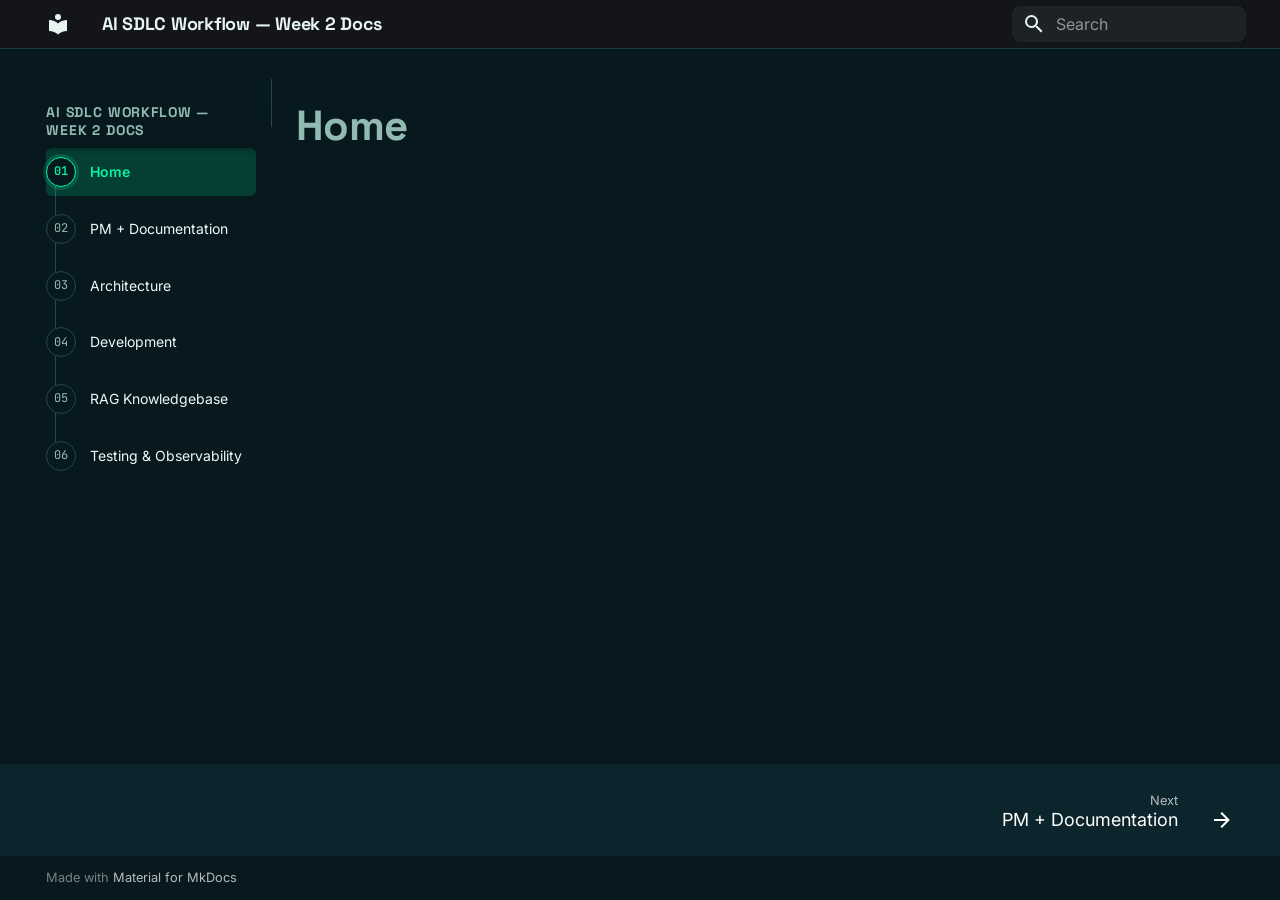
<file: index.html>
<!doctype html>
<html lang="en" class="no-js">
  <head>
    
      <meta charset="utf-8">
      <meta name="viewport" content="width=device-width,initial-scale=1">
      
        <meta name="description" content="Planning, architecture, development, RAG, and testing — one open-source, BYOK toolchain.">
      
      
      
      
      
        <link rel="next" href="pm-notes/">
      
      
        
      
      
      <link rel="icon" href="assets/images/favicon.png">
      <meta name="generator" content="mkdocs-1.6.1, mkdocs-material-9.7.7">
    
    
      
        <title>AI SDLC Workflow — Week 2 Docs</title>
      
    
    
      <link rel="stylesheet" href="assets/stylesheets/main.ec1eaa64.min.css">
      
        
        <link rel="stylesheet" href="assets/stylesheets/palette.ab4e12ef.min.css">
      
      


    
    
      
    
    
      
        
        
        <link rel="preconnect" href="https://fonts.gstatic.com" crossorigin>
        <link rel="stylesheet" href="https://fonts.googleapis.com/css?family=Inter:300,300i,400,400i,700,700i%7CJetBrains+Mono:400,400i,700,700i&display=fallback">
        <style>:root{--md-text-font:"Inter";--md-code-font:"JetBrains Mono"}</style>
      
    
    
      <link rel="stylesheet" href="stylesheets/extra.css">
    
    <script>__md_scope=new URL(".",location),__md_hash=e=>[...e].reduce(((e,_)=>(e<<5)-e+_.charCodeAt(0)),0),__md_get=(e,_=localStorage,t=__md_scope)=>JSON.parse(_.getItem(t.pathname+"."+e)),__md_set=(e,_,t=localStorage,a=__md_scope)=>{try{t.setItem(a.pathname+"."+e,JSON.stringify(_))}catch(e){}}</script>
    
      

    
    
  </head>
  
  
    
    
      
    
    
    
    
    <body dir="ltr" data-md-color-scheme="slate" data-md-color-primary="black" data-md-color-accent="green">
  
    
    <input class="md-toggle" data-md-toggle="drawer" type="checkbox" id="__drawer" autocomplete="off">
    <input class="md-toggle" data-md-toggle="search" type="checkbox" id="__search" autocomplete="off">
    <label class="md-overlay" for="__drawer"></label>
    <div data-md-component="skip">
      
    </div>
    <div data-md-component="announce">
      
    </div>
    
    
      

  

<header class="md-header md-header--shadow" data-md-component="header">
  <nav class="md-header__inner md-grid" aria-label="Header">
    <a href="." title="AI SDLC Workflow — Week 2 Docs" class="md-header__button md-logo" aria-label="AI SDLC Workflow — Week 2 Docs" data-md-component="logo">
      
  
  <svg xmlns="http://www.w3.org/2000/svg" viewBox="0 0 24 24"><path d="M12 8a3 3 0 0 0 3-3 3 3 0 0 0-3-3 3 3 0 0 0-3 3 3 3 0 0 0 3 3m0 3.54C9.64 9.35 6.5 8 3 8v11c3.5 0 6.64 1.35 9 3.54 2.36-2.19 5.5-3.54 9-3.54V8c-3.5 0-6.64 1.35-9 3.54"/></svg>

    </a>
    <label class="md-header__button md-icon" for="__drawer">
      
      <svg xmlns="http://www.w3.org/2000/svg" viewBox="0 0 24 24"><path d="M3 6h18v2H3zm0 5h18v2H3zm0 5h18v2H3z"/></svg>
    </label>
    <div class="md-header__title" data-md-component="header-title">
      <div class="md-header__ellipsis">
        <div class="md-header__topic">
          <span class="md-ellipsis">
            AI SDLC Workflow — Week 2 Docs
          </span>
        </div>
        <div class="md-header__topic" data-md-component="header-topic">
          <span class="md-ellipsis">
            
              Home
            
          </span>
        </div>
      </div>
    </div>
    
      
        <form class="md-header__option" data-md-component="palette">
  
    
    
    
    <input class="md-option" data-md-color-media="" data-md-color-scheme="slate" data-md-color-primary="black" data-md-color-accent="green"  aria-hidden="true"  type="radio" name="__palette" id="__palette_0">
    
  
</form>
      
    
    
      <script>var palette=__md_get("__palette");if(palette&&palette.color){if("(prefers-color-scheme)"===palette.color.media){var media=matchMedia("(prefers-color-scheme: light)"),input=document.querySelector(media.matches?"[data-md-color-media='(prefers-color-scheme: light)']":"[data-md-color-media='(prefers-color-scheme: dark)']");palette.color.media=input.getAttribute("data-md-color-media"),palette.color.scheme=input.getAttribute("data-md-color-scheme"),palette.color.primary=input.getAttribute("data-md-color-primary"),palette.color.accent=input.getAttribute("data-md-color-accent")}for(var[key,value]of Object.entries(palette.color))document.body.setAttribute("data-md-color-"+key,value)}</script>
    
    
    
      
      
        <label class="md-header__button md-icon" for="__search">
          
          <svg xmlns="http://www.w3.org/2000/svg" viewBox="0 0 24 24"><path d="M9.5 3A6.5 6.5 0 0 1 16 9.5c0 1.61-.59 3.09-1.56 4.23l.27.27h.79l5 5-1.5 1.5-5-5v-.79l-.27-.27A6.52 6.52 0 0 1 9.5 16 6.5 6.5 0 0 1 3 9.5 6.5 6.5 0 0 1 9.5 3m0 2C7 5 5 7 5 9.5S7 14 9.5 14 14 12 14 9.5 12 5 9.5 5"/></svg>
        </label>
        <div class="md-search" data-md-component="search" role="dialog">
  <label class="md-search__overlay" for="__search"></label>
  <div class="md-search__inner" role="search">
    <form class="md-search__form" name="search">
      <input type="text" class="md-search__input" name="query" aria-label="Search" placeholder="Search" autocapitalize="off" autocorrect="off" autocomplete="off" spellcheck="false" data-md-component="search-query" required>
      <label class="md-search__icon md-icon" for="__search">
        
        <svg xmlns="http://www.w3.org/2000/svg" viewBox="0 0 24 24"><path d="M9.5 3A6.5 6.5 0 0 1 16 9.5c0 1.61-.59 3.09-1.56 4.23l.27.27h.79l5 5-1.5 1.5-5-5v-.79l-.27-.27A6.52 6.52 0 0 1 9.5 16 6.5 6.5 0 0 1 3 9.5 6.5 6.5 0 0 1 9.5 3m0 2C7 5 5 7 5 9.5S7 14 9.5 14 14 12 14 9.5 12 5 9.5 5"/></svg>
        
        <svg xmlns="http://www.w3.org/2000/svg" viewBox="0 0 24 24"><path d="M20 11v2H8l5.5 5.5-1.42 1.42L4.16 12l7.92-7.92L13.5 5.5 8 11z"/></svg>
      </label>
      <nav class="md-search__options" aria-label="Search">
        
        <button type="reset" class="md-search__icon md-icon" title="Clear" aria-label="Clear" tabindex="-1">
          
          <svg xmlns="http://www.w3.org/2000/svg" viewBox="0 0 24 24"><path d="M19 6.41 17.59 5 12 10.59 6.41 5 5 6.41 10.59 12 5 17.59 6.41 19 12 13.41 17.59 19 19 17.59 13.41 12z"/></svg>
        </button>
      </nav>
      
        <div class="md-search__suggest" data-md-component="search-suggest"></div>
      
    </form>
    <div class="md-search__output">
      <div class="md-search__scrollwrap" tabindex="0" data-md-scrollfix>
        <div class="md-search-result" data-md-component="search-result">
          <div class="md-search-result__meta">
            Initializing search
          </div>
          <ol class="md-search-result__list" role="presentation"></ol>
        </div>
      </div>
    </div>
  </div>
</div>
      
    
    
  </nav>
  
</header>
    
    <div class="md-container" data-md-component="container">
      
      
        
          
        
      
      <main class="md-main" data-md-component="main">
        <div class="md-main__inner md-grid">
          
            
              
              <div class="md-sidebar md-sidebar--primary" data-md-component="sidebar" data-md-type="navigation" >
                <div class="md-sidebar__scrollwrap">
                  <div class="md-sidebar__inner">
                    



<nav class="md-nav md-nav--primary" aria-label="Navigation" data-md-level="0">
  <label class="md-nav__title" for="__drawer">
    <a href="." title="AI SDLC Workflow — Week 2 Docs" class="md-nav__button md-logo" aria-label="AI SDLC Workflow — Week 2 Docs" data-md-component="logo">
      
  
  <svg xmlns="http://www.w3.org/2000/svg" viewBox="0 0 24 24"><path d="M12 8a3 3 0 0 0 3-3 3 3 0 0 0-3-3 3 3 0 0 0-3 3 3 3 0 0 0 3 3m0 3.54C9.64 9.35 6.5 8 3 8v11c3.5 0 6.64 1.35 9 3.54 2.36-2.19 5.5-3.54 9-3.54V8c-3.5 0-6.64 1.35-9 3.54"/></svg>

    </a>
    AI SDLC Workflow — Week 2 Docs
  </label>
  
  <ul class="md-nav__list" data-md-scrollfix>
    
      
      
  
  
    
  
  
  
    <li class="md-nav__item md-nav__item--active">
      
      <input class="md-nav__toggle md-toggle" type="checkbox" id="__toc">
      
      
      
      <a href="." class="md-nav__link md-nav__link--active">
        
  
  
  <span class="md-ellipsis">
    
  
    Home
  

    
  </span>
  
  

      </a>
      
    </li>
  

    
      
      
  
  
  
  
    <li class="md-nav__item">
      <a href="pm-notes/" class="md-nav__link">
        
  
  
  <span class="md-ellipsis">
    
  
    PM + Documentation
  

    
  </span>
  
  

      </a>
    </li>
  

    
      
      
  
  
  
  
    <li class="md-nav__item">
      <a href="architecture/" class="md-nav__link">
        
  
  
  <span class="md-ellipsis">
    
  
    Architecture
  

    
  </span>
  
  

      </a>
    </li>
  

    
      
      
  
  
  
  
    <li class="md-nav__item">
      <a href="development/" class="md-nav__link">
        
  
  
  <span class="md-ellipsis">
    
  
    Development
  

    
  </span>
  
  

      </a>
    </li>
  

    
      
      
  
  
  
  
    <li class="md-nav__item">
      <a href="rag-knowledgebase/" class="md-nav__link">
        
  
  
  <span class="md-ellipsis">
    
  
    RAG Knowledgebase
  

    
  </span>
  
  

      </a>
    </li>
  

    
      
      
  
  
  
  
    <li class="md-nav__item">
      <a href="testing-observability/" class="md-nav__link">
        
  
  
  <span class="md-ellipsis">
    
  
    Testing & Observability
  

    
  </span>
  
  

      </a>
    </li>
  

    
  </ul>
</nav>
                  </div>
                </div>
              </div>
            
            
              
              <div class="md-sidebar md-sidebar--secondary" data-md-component="sidebar" data-md-type="toc" >
                <div class="md-sidebar__scrollwrap">
                  <div class="md-sidebar__inner">
                    

<nav class="md-nav md-nav--secondary" aria-label="Table of contents">
  
  
  
  
</nav>
                  </div>
                </div>
              </div>
            
          
          
            <div class="md-content" data-md-component="content">
              
              <article class="md-content__inner md-typeset">
                
                  



  <h1>Home</h1>














                
              </article>
            </div>
          
          
<script>var target=document.getElementById(location.hash.slice(1));target&&target.name&&(target.checked=target.name.startsWith("__tabbed_"))</script>
        </div>
        
          <button type="button" class="md-top md-icon" data-md-component="top" hidden>
  
  <svg xmlns="http://www.w3.org/2000/svg" viewBox="0 0 24 24"><path d="M13 20h-2V8l-5.5 5.5-1.42-1.42L12 4.16l7.92 7.92-1.42 1.42L13 8z"/></svg>
  Back to top
</button>
        
      </main>
      
        <footer class="md-footer">
  
    
      
      <nav class="md-footer__inner md-grid" aria-label="Footer" >
        
        
          
          <a href="pm-notes/" class="md-footer__link md-footer__link--next" aria-label="Next: PM + Documentation">
            <div class="md-footer__title">
              <span class="md-footer__direction">
                Next
              </span>
              <div class="md-ellipsis">
                PM + Documentation
              </div>
            </div>
            <div class="md-footer__button md-icon">
              
              <svg xmlns="http://www.w3.org/2000/svg" viewBox="0 0 24 24"><path d="M4 11v2h12l-5.5 5.5 1.42 1.42L19.84 12l-7.92-7.92L10.5 5.5 16 11z"/></svg>
            </div>
          </a>
        
      </nav>
    
  
  <div class="md-footer-meta md-typeset">
    <div class="md-footer-meta__inner md-grid">
      <div class="md-copyright">
  
  
    Made with
    <a href="https://squidfunk.github.io/mkdocs-material/" target="_blank" rel="noopener">
      Material for MkDocs
    </a>
  
</div>
      
    </div>
  </div>
</footer>
      
    </div>
    <div class="md-dialog" data-md-component="dialog">
      <div class="md-dialog__inner md-typeset"></div>
    </div>
    
    
    
      
      
      <script id="__config" type="application/json">{"annotate": null, "base": ".", "features": ["navigation.sections", "navigation.expand", "navigation.indexes", "navigation.top", "navigation.instant", "navigation.footer", "search.suggest", "search.highlight", "content.code.copy", "content.code.annotate", "content.tooltips", "toc.follow"], "search": "assets/javascripts/workers/search.2c215733.min.js", "tags": null, "translations": {"clipboard.copied": "Copied to clipboard", "clipboard.copy": "Copy to clipboard", "search.result.more.one": "1 more on this page", "search.result.more.other": "# more on this page", "search.result.none": "No matching documents", "search.result.one": "1 matching document", "search.result.other": "# matching documents", "search.result.placeholder": "Type to start searching", "search.result.term.missing": "Missing", "select.version": "Select version"}, "version": null}</script>
    
    
      <script src="assets/javascripts/bundle.d7400e89.min.js"></script>
      
    
  </body>
</html>
</file>
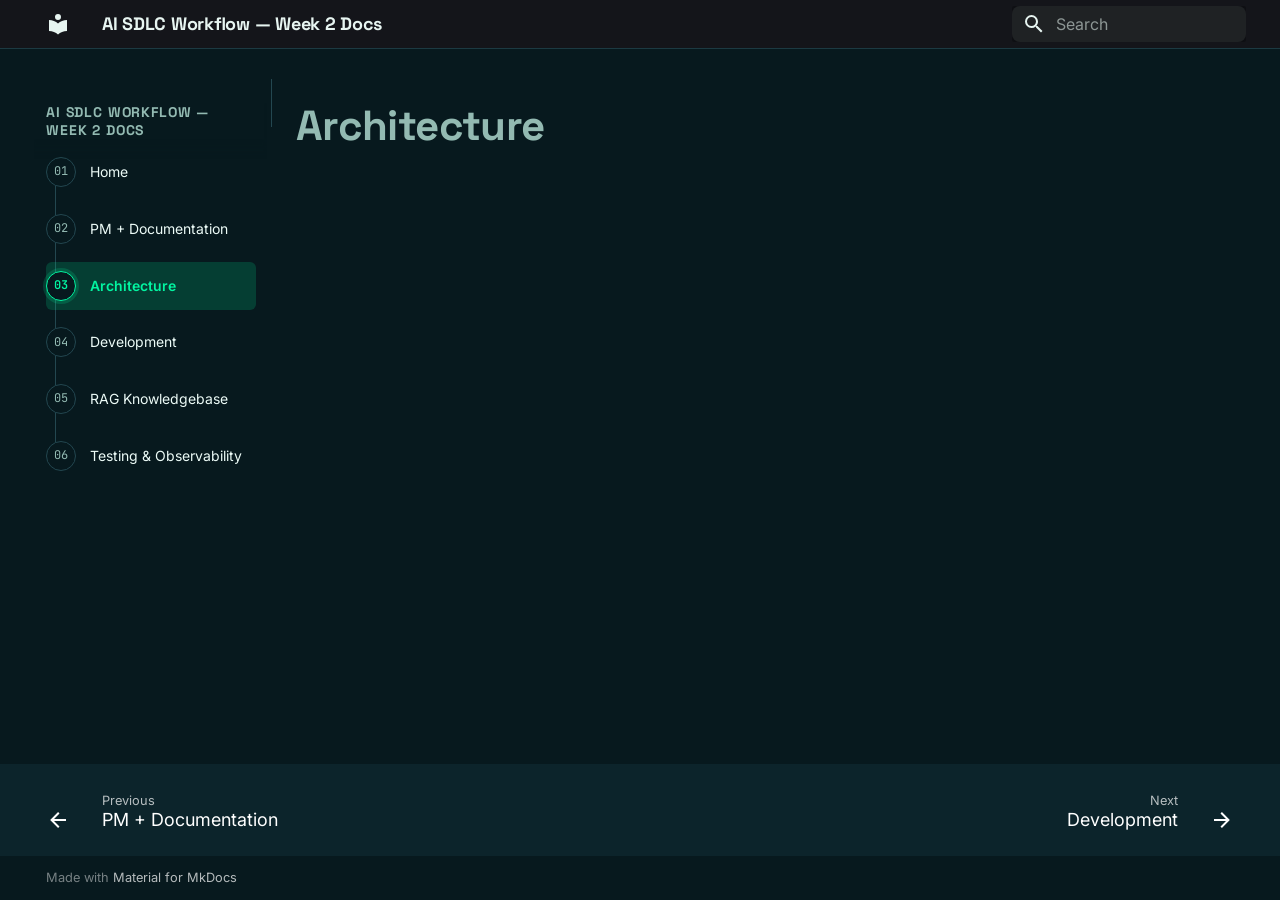
<file: architecture/index.html>
<!doctype html>
<html lang="en" class="no-js">
  <head>
    
      <meta charset="utf-8">
      <meta name="viewport" content="width=device-width,initial-scale=1">
      
        <meta name="description" content="Planning, architecture, development, RAG, and testing — one open-source, BYOK toolchain.">
      
      
      
      
        <link rel="prev" href="../pm-notes/">
      
      
        <link rel="next" href="../development/">
      
      
        
      
      
      <link rel="icon" href="../assets/images/favicon.png">
      <meta name="generator" content="mkdocs-1.6.1, mkdocs-material-9.7.7">
    
    
      
        <title>Architecture - AI SDLC Workflow — Week 2 Docs</title>
      
    
    
      <link rel="stylesheet" href="../assets/stylesheets/main.ec1eaa64.min.css">
      
        
        <link rel="stylesheet" href="../assets/stylesheets/palette.ab4e12ef.min.css">
      
      


    
    
      
    
    
      
        
        
        <link rel="preconnect" href="https://fonts.gstatic.com" crossorigin>
        <link rel="stylesheet" href="https://fonts.googleapis.com/css?family=Inter:300,300i,400,400i,700,700i%7CJetBrains+Mono:400,400i,700,700i&display=fallback">
        <style>:root{--md-text-font:"Inter";--md-code-font:"JetBrains Mono"}</style>
      
    
    
      <link rel="stylesheet" href="../stylesheets/extra.css">
    
    <script>__md_scope=new URL("..",location),__md_hash=e=>[...e].reduce(((e,_)=>(e<<5)-e+_.charCodeAt(0)),0),__md_get=(e,_=localStorage,t=__md_scope)=>JSON.parse(_.getItem(t.pathname+"."+e)),__md_set=(e,_,t=localStorage,a=__md_scope)=>{try{t.setItem(a.pathname+"."+e,JSON.stringify(_))}catch(e){}}</script>
    
      

    
    
  </head>
  
  
    
    
      
    
    
    
    
    <body dir="ltr" data-md-color-scheme="slate" data-md-color-primary="black" data-md-color-accent="green">
  
    
    <input class="md-toggle" data-md-toggle="drawer" type="checkbox" id="__drawer" autocomplete="off">
    <input class="md-toggle" data-md-toggle="search" type="checkbox" id="__search" autocomplete="off">
    <label class="md-overlay" for="__drawer"></label>
    <div data-md-component="skip">
      
    </div>
    <div data-md-component="announce">
      
    </div>
    
    
      

  

<header class="md-header md-header--shadow" data-md-component="header">
  <nav class="md-header__inner md-grid" aria-label="Header">
    <a href=".." title="AI SDLC Workflow — Week 2 Docs" class="md-header__button md-logo" aria-label="AI SDLC Workflow — Week 2 Docs" data-md-component="logo">
      
  
  <svg xmlns="http://www.w3.org/2000/svg" viewBox="0 0 24 24"><path d="M12 8a3 3 0 0 0 3-3 3 3 0 0 0-3-3 3 3 0 0 0-3 3 3 3 0 0 0 3 3m0 3.54C9.64 9.35 6.5 8 3 8v11c3.5 0 6.64 1.35 9 3.54 2.36-2.19 5.5-3.54 9-3.54V8c-3.5 0-6.64 1.35-9 3.54"/></svg>

    </a>
    <label class="md-header__button md-icon" for="__drawer">
      
      <svg xmlns="http://www.w3.org/2000/svg" viewBox="0 0 24 24"><path d="M3 6h18v2H3zm0 5h18v2H3zm0 5h18v2H3z"/></svg>
    </label>
    <div class="md-header__title" data-md-component="header-title">
      <div class="md-header__ellipsis">
        <div class="md-header__topic">
          <span class="md-ellipsis">
            AI SDLC Workflow — Week 2 Docs
          </span>
        </div>
        <div class="md-header__topic" data-md-component="header-topic">
          <span class="md-ellipsis">
            
              Architecture
            
          </span>
        </div>
      </div>
    </div>
    
      
        <form class="md-header__option" data-md-component="palette">
  
    
    
    
    <input class="md-option" data-md-color-media="" data-md-color-scheme="slate" data-md-color-primary="black" data-md-color-accent="green"  aria-hidden="true"  type="radio" name="__palette" id="__palette_0">
    
  
</form>
      
    
    
      <script>var palette=__md_get("__palette");if(palette&&palette.color){if("(prefers-color-scheme)"===palette.color.media){var media=matchMedia("(prefers-color-scheme: light)"),input=document.querySelector(media.matches?"[data-md-color-media='(prefers-color-scheme: light)']":"[data-md-color-media='(prefers-color-scheme: dark)']");palette.color.media=input.getAttribute("data-md-color-media"),palette.color.scheme=input.getAttribute("data-md-color-scheme"),palette.color.primary=input.getAttribute("data-md-color-primary"),palette.color.accent=input.getAttribute("data-md-color-accent")}for(var[key,value]of Object.entries(palette.color))document.body.setAttribute("data-md-color-"+key,value)}</script>
    
    
    
      
      
        <label class="md-header__button md-icon" for="__search">
          
          <svg xmlns="http://www.w3.org/2000/svg" viewBox="0 0 24 24"><path d="M9.5 3A6.5 6.5 0 0 1 16 9.5c0 1.61-.59 3.09-1.56 4.23l.27.27h.79l5 5-1.5 1.5-5-5v-.79l-.27-.27A6.52 6.52 0 0 1 9.5 16 6.5 6.5 0 0 1 3 9.5 6.5 6.5 0 0 1 9.5 3m0 2C7 5 5 7 5 9.5S7 14 9.5 14 14 12 14 9.5 12 5 9.5 5"/></svg>
        </label>
        <div class="md-search" data-md-component="search" role="dialog">
  <label class="md-search__overlay" for="__search"></label>
  <div class="md-search__inner" role="search">
    <form class="md-search__form" name="search">
      <input type="text" class="md-search__input" name="query" aria-label="Search" placeholder="Search" autocapitalize="off" autocorrect="off" autocomplete="off" spellcheck="false" data-md-component="search-query" required>
      <label class="md-search__icon md-icon" for="__search">
        
        <svg xmlns="http://www.w3.org/2000/svg" viewBox="0 0 24 24"><path d="M9.5 3A6.5 6.5 0 0 1 16 9.5c0 1.61-.59 3.09-1.56 4.23l.27.27h.79l5 5-1.5 1.5-5-5v-.79l-.27-.27A6.52 6.52 0 0 1 9.5 16 6.5 6.5 0 0 1 3 9.5 6.5 6.5 0 0 1 9.5 3m0 2C7 5 5 7 5 9.5S7 14 9.5 14 14 12 14 9.5 12 5 9.5 5"/></svg>
        
        <svg xmlns="http://www.w3.org/2000/svg" viewBox="0 0 24 24"><path d="M20 11v2H8l5.5 5.5-1.42 1.42L4.16 12l7.92-7.92L13.5 5.5 8 11z"/></svg>
      </label>
      <nav class="md-search__options" aria-label="Search">
        
        <button type="reset" class="md-search__icon md-icon" title="Clear" aria-label="Clear" tabindex="-1">
          
          <svg xmlns="http://www.w3.org/2000/svg" viewBox="0 0 24 24"><path d="M19 6.41 17.59 5 12 10.59 6.41 5 5 6.41 10.59 12 5 17.59 6.41 19 12 13.41 17.59 19 19 17.59 13.41 12z"/></svg>
        </button>
      </nav>
      
        <div class="md-search__suggest" data-md-component="search-suggest"></div>
      
    </form>
    <div class="md-search__output">
      <div class="md-search__scrollwrap" tabindex="0" data-md-scrollfix>
        <div class="md-search-result" data-md-component="search-result">
          <div class="md-search-result__meta">
            Initializing search
          </div>
          <ol class="md-search-result__list" role="presentation"></ol>
        </div>
      </div>
    </div>
  </div>
</div>
      
    
    
  </nav>
  
</header>
    
    <div class="md-container" data-md-component="container">
      
      
        
          
        
      
      <main class="md-main" data-md-component="main">
        <div class="md-main__inner md-grid">
          
            
              
              <div class="md-sidebar md-sidebar--primary" data-md-component="sidebar" data-md-type="navigation" >
                <div class="md-sidebar__scrollwrap">
                  <div class="md-sidebar__inner">
                    



<nav class="md-nav md-nav--primary" aria-label="Navigation" data-md-level="0">
  <label class="md-nav__title" for="__drawer">
    <a href=".." title="AI SDLC Workflow — Week 2 Docs" class="md-nav__button md-logo" aria-label="AI SDLC Workflow — Week 2 Docs" data-md-component="logo">
      
  
  <svg xmlns="http://www.w3.org/2000/svg" viewBox="0 0 24 24"><path d="M12 8a3 3 0 0 0 3-3 3 3 0 0 0-3-3 3 3 0 0 0-3 3 3 3 0 0 0 3 3m0 3.54C9.64 9.35 6.5 8 3 8v11c3.5 0 6.64 1.35 9 3.54 2.36-2.19 5.5-3.54 9-3.54V8c-3.5 0-6.64 1.35-9 3.54"/></svg>

    </a>
    AI SDLC Workflow — Week 2 Docs
  </label>
  
  <ul class="md-nav__list" data-md-scrollfix>
    
      
      
  
  
  
  
    <li class="md-nav__item">
      <a href=".." class="md-nav__link">
        
  
  
  <span class="md-ellipsis">
    
  
    Home
  

    
  </span>
  
  

      </a>
    </li>
  

    
      
      
  
  
  
  
    <li class="md-nav__item">
      <a href="../pm-notes/" class="md-nav__link">
        
  
  
  <span class="md-ellipsis">
    
  
    PM + Documentation
  

    
  </span>
  
  

      </a>
    </li>
  

    
      
      
  
  
    
  
  
  
    <li class="md-nav__item md-nav__item--active">
      
      <input class="md-nav__toggle md-toggle" type="checkbox" id="__toc">
      
      
      
      <a href="./" class="md-nav__link md-nav__link--active">
        
  
  
  <span class="md-ellipsis">
    
  
    Architecture
  

    
  </span>
  
  

      </a>
      
    </li>
  

    
      
      
  
  
  
  
    <li class="md-nav__item">
      <a href="../development/" class="md-nav__link">
        
  
  
  <span class="md-ellipsis">
    
  
    Development
  

    
  </span>
  
  

      </a>
    </li>
  

    
      
      
  
  
  
  
    <li class="md-nav__item">
      <a href="../rag-knowledgebase/" class="md-nav__link">
        
  
  
  <span class="md-ellipsis">
    
  
    RAG Knowledgebase
  

    
  </span>
  
  

      </a>
    </li>
  

    
      
      
  
  
  
  
    <li class="md-nav__item">
      <a href="../testing-observability/" class="md-nav__link">
        
  
  
  <span class="md-ellipsis">
    
  
    Testing & Observability
  

    
  </span>
  
  

      </a>
    </li>
  

    
  </ul>
</nav>
                  </div>
                </div>
              </div>
            
            
              
              <div class="md-sidebar md-sidebar--secondary" data-md-component="sidebar" data-md-type="toc" >
                <div class="md-sidebar__scrollwrap">
                  <div class="md-sidebar__inner">
                    

<nav class="md-nav md-nav--secondary" aria-label="Table of contents">
  
  
  
  
</nav>
                  </div>
                </div>
              </div>
            
          
          
            <div class="md-content" data-md-component="content">
              
              <article class="md-content__inner md-typeset">
                
                  



  <h1>Architecture</h1>














                
              </article>
            </div>
          
          
<script>var target=document.getElementById(location.hash.slice(1));target&&target.name&&(target.checked=target.name.startsWith("__tabbed_"))</script>
        </div>
        
          <button type="button" class="md-top md-icon" data-md-component="top" hidden>
  
  <svg xmlns="http://www.w3.org/2000/svg" viewBox="0 0 24 24"><path d="M13 20h-2V8l-5.5 5.5-1.42-1.42L12 4.16l7.92 7.92-1.42 1.42L13 8z"/></svg>
  Back to top
</button>
        
      </main>
      
        <footer class="md-footer">
  
    
      
      <nav class="md-footer__inner md-grid" aria-label="Footer" >
        
          
          <a href="../pm-notes/" class="md-footer__link md-footer__link--prev" aria-label="Previous: PM + Documentation">
            <div class="md-footer__button md-icon">
              
              <svg xmlns="http://www.w3.org/2000/svg" viewBox="0 0 24 24"><path d="M20 11v2H8l5.5 5.5-1.42 1.42L4.16 12l7.92-7.92L13.5 5.5 8 11z"/></svg>
            </div>
            <div class="md-footer__title">
              <span class="md-footer__direction">
                Previous
              </span>
              <div class="md-ellipsis">
                PM + Documentation
              </div>
            </div>
          </a>
        
        
          
          <a href="../development/" class="md-footer__link md-footer__link--next" aria-label="Next: Development">
            <div class="md-footer__title">
              <span class="md-footer__direction">
                Next
              </span>
              <div class="md-ellipsis">
                Development
              </div>
            </div>
            <div class="md-footer__button md-icon">
              
              <svg xmlns="http://www.w3.org/2000/svg" viewBox="0 0 24 24"><path d="M4 11v2h12l-5.5 5.5 1.42 1.42L19.84 12l-7.92-7.92L10.5 5.5 16 11z"/></svg>
            </div>
          </a>
        
      </nav>
    
  
  <div class="md-footer-meta md-typeset">
    <div class="md-footer-meta__inner md-grid">
      <div class="md-copyright">
  
  
    Made with
    <a href="https://squidfunk.github.io/mkdocs-material/" target="_blank" rel="noopener">
      Material for MkDocs
    </a>
  
</div>
      
    </div>
  </div>
</footer>
      
    </div>
    <div class="md-dialog" data-md-component="dialog">
      <div class="md-dialog__inner md-typeset"></div>
    </div>
    
    
    
      
      
      <script id="__config" type="application/json">{"annotate": null, "base": "..", "features": ["navigation.sections", "navigation.expand", "navigation.indexes", "navigation.top", "navigation.instant", "navigation.footer", "search.suggest", "search.highlight", "content.code.copy", "content.code.annotate", "content.tooltips", "toc.follow"], "search": "../assets/javascripts/workers/search.2c215733.min.js", "tags": null, "translations": {"clipboard.copied": "Copied to clipboard", "clipboard.copy": "Copy to clipboard", "search.result.more.one": "1 more on this page", "search.result.more.other": "# more on this page", "search.result.none": "No matching documents", "search.result.one": "1 matching document", "search.result.other": "# matching documents", "search.result.placeholder": "Type to start searching", "search.result.term.missing": "Missing", "select.version": "Select version"}, "version": null}</script>
    
    
      <script src="../assets/javascripts/bundle.d7400e89.min.js"></script>
      
    
  </body>
</html>
</file>
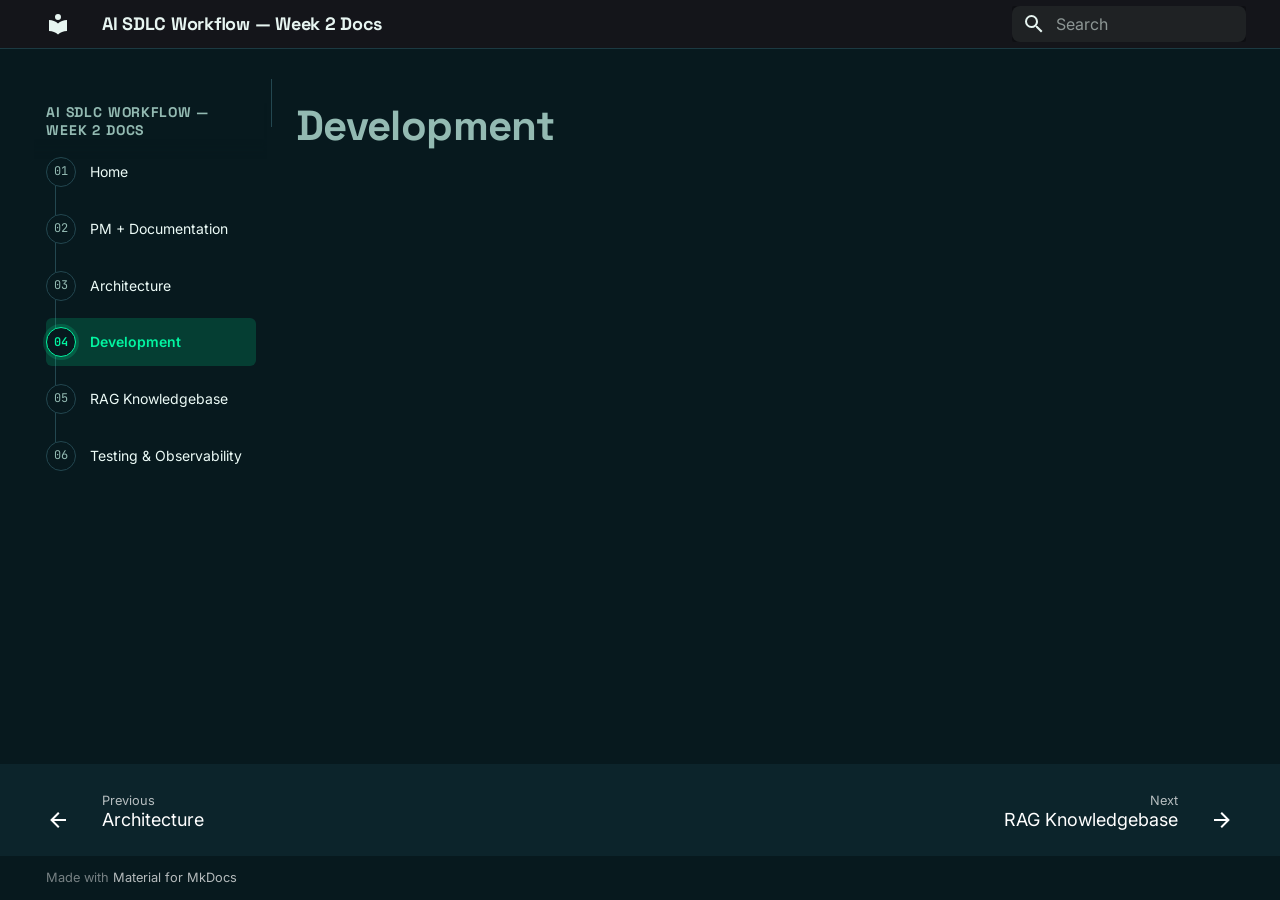
<file: development/index.html>
<!doctype html>
<html lang="en" class="no-js">
  <head>
    
      <meta charset="utf-8">
      <meta name="viewport" content="width=device-width,initial-scale=1">
      
        <meta name="description" content="Planning, architecture, development, RAG, and testing — one open-source, BYOK toolchain.">
      
      
      
      
        <link rel="prev" href="../architecture/">
      
      
        <link rel="next" href="../rag-knowledgebase/">
      
      
        
      
      
      <link rel="icon" href="../assets/images/favicon.png">
      <meta name="generator" content="mkdocs-1.6.1, mkdocs-material-9.7.7">
    
    
      
        <title>Development - AI SDLC Workflow — Week 2 Docs</title>
      
    
    
      <link rel="stylesheet" href="../assets/stylesheets/main.ec1eaa64.min.css">
      
        
        <link rel="stylesheet" href="../assets/stylesheets/palette.ab4e12ef.min.css">
      
      


    
    
      
    
    
      
        
        
        <link rel="preconnect" href="https://fonts.gstatic.com" crossorigin>
        <link rel="stylesheet" href="https://fonts.googleapis.com/css?family=Inter:300,300i,400,400i,700,700i%7CJetBrains+Mono:400,400i,700,700i&display=fallback">
        <style>:root{--md-text-font:"Inter";--md-code-font:"JetBrains Mono"}</style>
      
    
    
      <link rel="stylesheet" href="../stylesheets/extra.css">
    
    <script>__md_scope=new URL("..",location),__md_hash=e=>[...e].reduce(((e,_)=>(e<<5)-e+_.charCodeAt(0)),0),__md_get=(e,_=localStorage,t=__md_scope)=>JSON.parse(_.getItem(t.pathname+"."+e)),__md_set=(e,_,t=localStorage,a=__md_scope)=>{try{t.setItem(a.pathname+"."+e,JSON.stringify(_))}catch(e){}}</script>
    
      

    
    
  </head>
  
  
    
    
      
    
    
    
    
    <body dir="ltr" data-md-color-scheme="slate" data-md-color-primary="black" data-md-color-accent="green">
  
    
    <input class="md-toggle" data-md-toggle="drawer" type="checkbox" id="__drawer" autocomplete="off">
    <input class="md-toggle" data-md-toggle="search" type="checkbox" id="__search" autocomplete="off">
    <label class="md-overlay" for="__drawer"></label>
    <div data-md-component="skip">
      
    </div>
    <div data-md-component="announce">
      
    </div>
    
    
      

  

<header class="md-header md-header--shadow" data-md-component="header">
  <nav class="md-header__inner md-grid" aria-label="Header">
    <a href=".." title="AI SDLC Workflow — Week 2 Docs" class="md-header__button md-logo" aria-label="AI SDLC Workflow — Week 2 Docs" data-md-component="logo">
      
  
  <svg xmlns="http://www.w3.org/2000/svg" viewBox="0 0 24 24"><path d="M12 8a3 3 0 0 0 3-3 3 3 0 0 0-3-3 3 3 0 0 0-3 3 3 3 0 0 0 3 3m0 3.54C9.64 9.35 6.5 8 3 8v11c3.5 0 6.64 1.35 9 3.54 2.36-2.19 5.5-3.54 9-3.54V8c-3.5 0-6.64 1.35-9 3.54"/></svg>

    </a>
    <label class="md-header__button md-icon" for="__drawer">
      
      <svg xmlns="http://www.w3.org/2000/svg" viewBox="0 0 24 24"><path d="M3 6h18v2H3zm0 5h18v2H3zm0 5h18v2H3z"/></svg>
    </label>
    <div class="md-header__title" data-md-component="header-title">
      <div class="md-header__ellipsis">
        <div class="md-header__topic">
          <span class="md-ellipsis">
            AI SDLC Workflow — Week 2 Docs
          </span>
        </div>
        <div class="md-header__topic" data-md-component="header-topic">
          <span class="md-ellipsis">
            
              Development
            
          </span>
        </div>
      </div>
    </div>
    
      
        <form class="md-header__option" data-md-component="palette">
  
    
    
    
    <input class="md-option" data-md-color-media="" data-md-color-scheme="slate" data-md-color-primary="black" data-md-color-accent="green"  aria-hidden="true"  type="radio" name="__palette" id="__palette_0">
    
  
</form>
      
    
    
      <script>var palette=__md_get("__palette");if(palette&&palette.color){if("(prefers-color-scheme)"===palette.color.media){var media=matchMedia("(prefers-color-scheme: light)"),input=document.querySelector(media.matches?"[data-md-color-media='(prefers-color-scheme: light)']":"[data-md-color-media='(prefers-color-scheme: dark)']");palette.color.media=input.getAttribute("data-md-color-media"),palette.color.scheme=input.getAttribute("data-md-color-scheme"),palette.color.primary=input.getAttribute("data-md-color-primary"),palette.color.accent=input.getAttribute("data-md-color-accent")}for(var[key,value]of Object.entries(palette.color))document.body.setAttribute("data-md-color-"+key,value)}</script>
    
    
    
      
      
        <label class="md-header__button md-icon" for="__search">
          
          <svg xmlns="http://www.w3.org/2000/svg" viewBox="0 0 24 24"><path d="M9.5 3A6.5 6.5 0 0 1 16 9.5c0 1.61-.59 3.09-1.56 4.23l.27.27h.79l5 5-1.5 1.5-5-5v-.79l-.27-.27A6.52 6.52 0 0 1 9.5 16 6.5 6.5 0 0 1 3 9.5 6.5 6.5 0 0 1 9.5 3m0 2C7 5 5 7 5 9.5S7 14 9.5 14 14 12 14 9.5 12 5 9.5 5"/></svg>
        </label>
        <div class="md-search" data-md-component="search" role="dialog">
  <label class="md-search__overlay" for="__search"></label>
  <div class="md-search__inner" role="search">
    <form class="md-search__form" name="search">
      <input type="text" class="md-search__input" name="query" aria-label="Search" placeholder="Search" autocapitalize="off" autocorrect="off" autocomplete="off" spellcheck="false" data-md-component="search-query" required>
      <label class="md-search__icon md-icon" for="__search">
        
        <svg xmlns="http://www.w3.org/2000/svg" viewBox="0 0 24 24"><path d="M9.5 3A6.5 6.5 0 0 1 16 9.5c0 1.61-.59 3.09-1.56 4.23l.27.27h.79l5 5-1.5 1.5-5-5v-.79l-.27-.27A6.52 6.52 0 0 1 9.5 16 6.5 6.5 0 0 1 3 9.5 6.5 6.5 0 0 1 9.5 3m0 2C7 5 5 7 5 9.5S7 14 9.5 14 14 12 14 9.5 12 5 9.5 5"/></svg>
        
        <svg xmlns="http://www.w3.org/2000/svg" viewBox="0 0 24 24"><path d="M20 11v2H8l5.5 5.5-1.42 1.42L4.16 12l7.92-7.92L13.5 5.5 8 11z"/></svg>
      </label>
      <nav class="md-search__options" aria-label="Search">
        
        <button type="reset" class="md-search__icon md-icon" title="Clear" aria-label="Clear" tabindex="-1">
          
          <svg xmlns="http://www.w3.org/2000/svg" viewBox="0 0 24 24"><path d="M19 6.41 17.59 5 12 10.59 6.41 5 5 6.41 10.59 12 5 17.59 6.41 19 12 13.41 17.59 19 19 17.59 13.41 12z"/></svg>
        </button>
      </nav>
      
        <div class="md-search__suggest" data-md-component="search-suggest"></div>
      
    </form>
    <div class="md-search__output">
      <div class="md-search__scrollwrap" tabindex="0" data-md-scrollfix>
        <div class="md-search-result" data-md-component="search-result">
          <div class="md-search-result__meta">
            Initializing search
          </div>
          <ol class="md-search-result__list" role="presentation"></ol>
        </div>
      </div>
    </div>
  </div>
</div>
      
    
    
  </nav>
  
</header>
    
    <div class="md-container" data-md-component="container">
      
      
        
          
        
      
      <main class="md-main" data-md-component="main">
        <div class="md-main__inner md-grid">
          
            
              
              <div class="md-sidebar md-sidebar--primary" data-md-component="sidebar" data-md-type="navigation" >
                <div class="md-sidebar__scrollwrap">
                  <div class="md-sidebar__inner">
                    



<nav class="md-nav md-nav--primary" aria-label="Navigation" data-md-level="0">
  <label class="md-nav__title" for="__drawer">
    <a href=".." title="AI SDLC Workflow — Week 2 Docs" class="md-nav__button md-logo" aria-label="AI SDLC Workflow — Week 2 Docs" data-md-component="logo">
      
  
  <svg xmlns="http://www.w3.org/2000/svg" viewBox="0 0 24 24"><path d="M12 8a3 3 0 0 0 3-3 3 3 0 0 0-3-3 3 3 0 0 0-3 3 3 3 0 0 0 3 3m0 3.54C9.64 9.35 6.5 8 3 8v11c3.5 0 6.64 1.35 9 3.54 2.36-2.19 5.5-3.54 9-3.54V8c-3.5 0-6.64 1.35-9 3.54"/></svg>

    </a>
    AI SDLC Workflow — Week 2 Docs
  </label>
  
  <ul class="md-nav__list" data-md-scrollfix>
    
      
      
  
  
  
  
    <li class="md-nav__item">
      <a href=".." class="md-nav__link">
        
  
  
  <span class="md-ellipsis">
    
  
    Home
  

    
  </span>
  
  

      </a>
    </li>
  

    
      
      
  
  
  
  
    <li class="md-nav__item">
      <a href="../pm-notes/" class="md-nav__link">
        
  
  
  <span class="md-ellipsis">
    
  
    PM + Documentation
  

    
  </span>
  
  

      </a>
    </li>
  

    
      
      
  
  
  
  
    <li class="md-nav__item">
      <a href="../architecture/" class="md-nav__link">
        
  
  
  <span class="md-ellipsis">
    
  
    Architecture
  

    
  </span>
  
  

      </a>
    </li>
  

    
      
      
  
  
    
  
  
  
    <li class="md-nav__item md-nav__item--active">
      
      <input class="md-nav__toggle md-toggle" type="checkbox" id="__toc">
      
      
      
      <a href="./" class="md-nav__link md-nav__link--active">
        
  
  
  <span class="md-ellipsis">
    
  
    Development
  

    
  </span>
  
  

      </a>
      
    </li>
  

    
      
      
  
  
  
  
    <li class="md-nav__item">
      <a href="../rag-knowledgebase/" class="md-nav__link">
        
  
  
  <span class="md-ellipsis">
    
  
    RAG Knowledgebase
  

    
  </span>
  
  

      </a>
    </li>
  

    
      
      
  
  
  
  
    <li class="md-nav__item">
      <a href="../testing-observability/" class="md-nav__link">
        
  
  
  <span class="md-ellipsis">
    
  
    Testing & Observability
  

    
  </span>
  
  

      </a>
    </li>
  

    
  </ul>
</nav>
                  </div>
                </div>
              </div>
            
            
              
              <div class="md-sidebar md-sidebar--secondary" data-md-component="sidebar" data-md-type="toc" >
                <div class="md-sidebar__scrollwrap">
                  <div class="md-sidebar__inner">
                    

<nav class="md-nav md-nav--secondary" aria-label="Table of contents">
  
  
  
  
</nav>
                  </div>
                </div>
              </div>
            
          
          
            <div class="md-content" data-md-component="content">
              
              <article class="md-content__inner md-typeset">
                
                  



  <h1>Development</h1>














                
              </article>
            </div>
          
          
<script>var target=document.getElementById(location.hash.slice(1));target&&target.name&&(target.checked=target.name.startsWith("__tabbed_"))</script>
        </div>
        
          <button type="button" class="md-top md-icon" data-md-component="top" hidden>
  
  <svg xmlns="http://www.w3.org/2000/svg" viewBox="0 0 24 24"><path d="M13 20h-2V8l-5.5 5.5-1.42-1.42L12 4.16l7.92 7.92-1.42 1.42L13 8z"/></svg>
  Back to top
</button>
        
      </main>
      
        <footer class="md-footer">
  
    
      
      <nav class="md-footer__inner md-grid" aria-label="Footer" >
        
          
          <a href="../architecture/" class="md-footer__link md-footer__link--prev" aria-label="Previous: Architecture">
            <div class="md-footer__button md-icon">
              
              <svg xmlns="http://www.w3.org/2000/svg" viewBox="0 0 24 24"><path d="M20 11v2H8l5.5 5.5-1.42 1.42L4.16 12l7.92-7.92L13.5 5.5 8 11z"/></svg>
            </div>
            <div class="md-footer__title">
              <span class="md-footer__direction">
                Previous
              </span>
              <div class="md-ellipsis">
                Architecture
              </div>
            </div>
          </a>
        
        
          
          <a href="../rag-knowledgebase/" class="md-footer__link md-footer__link--next" aria-label="Next: RAG Knowledgebase">
            <div class="md-footer__title">
              <span class="md-footer__direction">
                Next
              </span>
              <div class="md-ellipsis">
                RAG Knowledgebase
              </div>
            </div>
            <div class="md-footer__button md-icon">
              
              <svg xmlns="http://www.w3.org/2000/svg" viewBox="0 0 24 24"><path d="M4 11v2h12l-5.5 5.5 1.42 1.42L19.84 12l-7.92-7.92L10.5 5.5 16 11z"/></svg>
            </div>
          </a>
        
      </nav>
    
  
  <div class="md-footer-meta md-typeset">
    <div class="md-footer-meta__inner md-grid">
      <div class="md-copyright">
  
  
    Made with
    <a href="https://squidfunk.github.io/mkdocs-material/" target="_blank" rel="noopener">
      Material for MkDocs
    </a>
  
</div>
      
    </div>
  </div>
</footer>
      
    </div>
    <div class="md-dialog" data-md-component="dialog">
      <div class="md-dialog__inner md-typeset"></div>
    </div>
    
    
    
      
      
      <script id="__config" type="application/json">{"annotate": null, "base": "..", "features": ["navigation.sections", "navigation.expand", "navigation.indexes", "navigation.top", "navigation.instant", "navigation.footer", "search.suggest", "search.highlight", "content.code.copy", "content.code.annotate", "content.tooltips", "toc.follow"], "search": "../assets/javascripts/workers/search.2c215733.min.js", "tags": null, "translations": {"clipboard.copied": "Copied to clipboard", "clipboard.copy": "Copy to clipboard", "search.result.more.one": "1 more on this page", "search.result.more.other": "# more on this page", "search.result.none": "No matching documents", "search.result.one": "1 matching document", "search.result.other": "# matching documents", "search.result.placeholder": "Type to start searching", "search.result.term.missing": "Missing", "select.version": "Select version"}, "version": null}</script>
    
    
      <script src="../assets/javascripts/bundle.d7400e89.min.js"></script>
      
    
  </body>
</html>
</file>
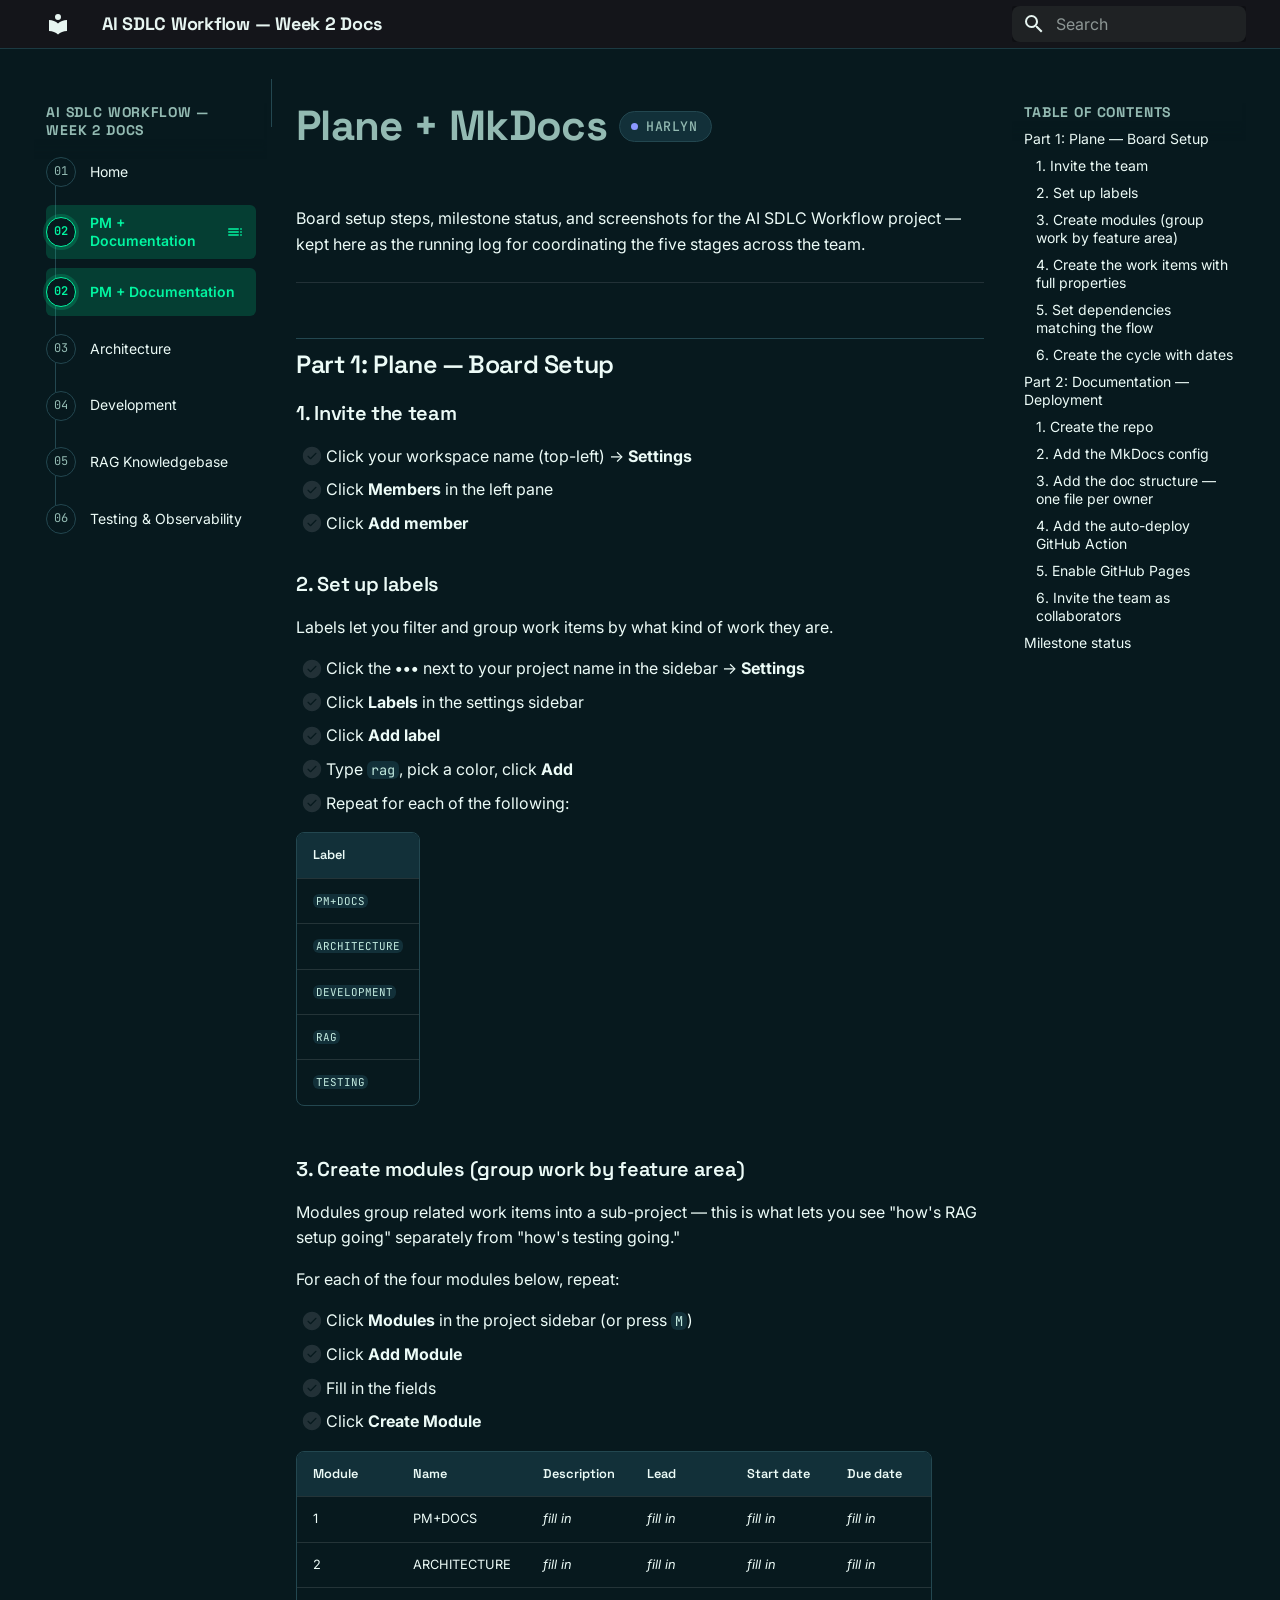
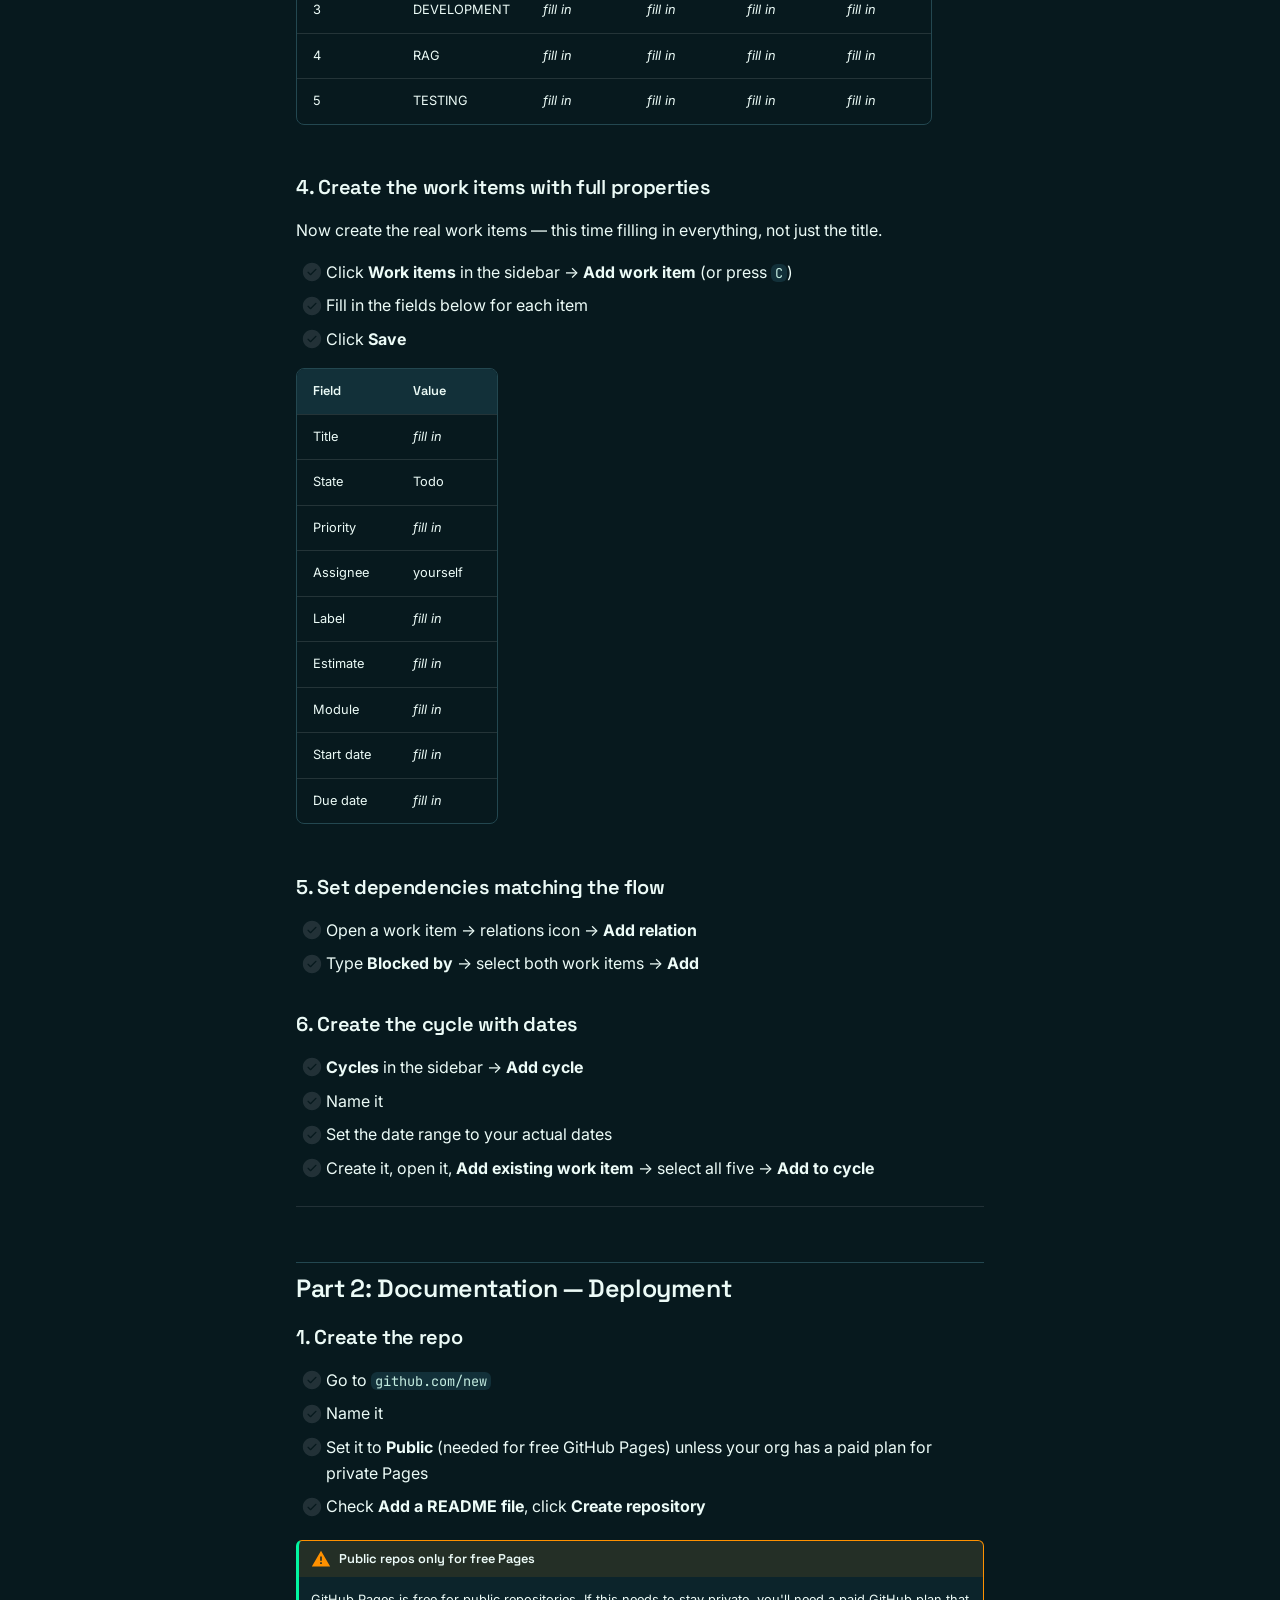
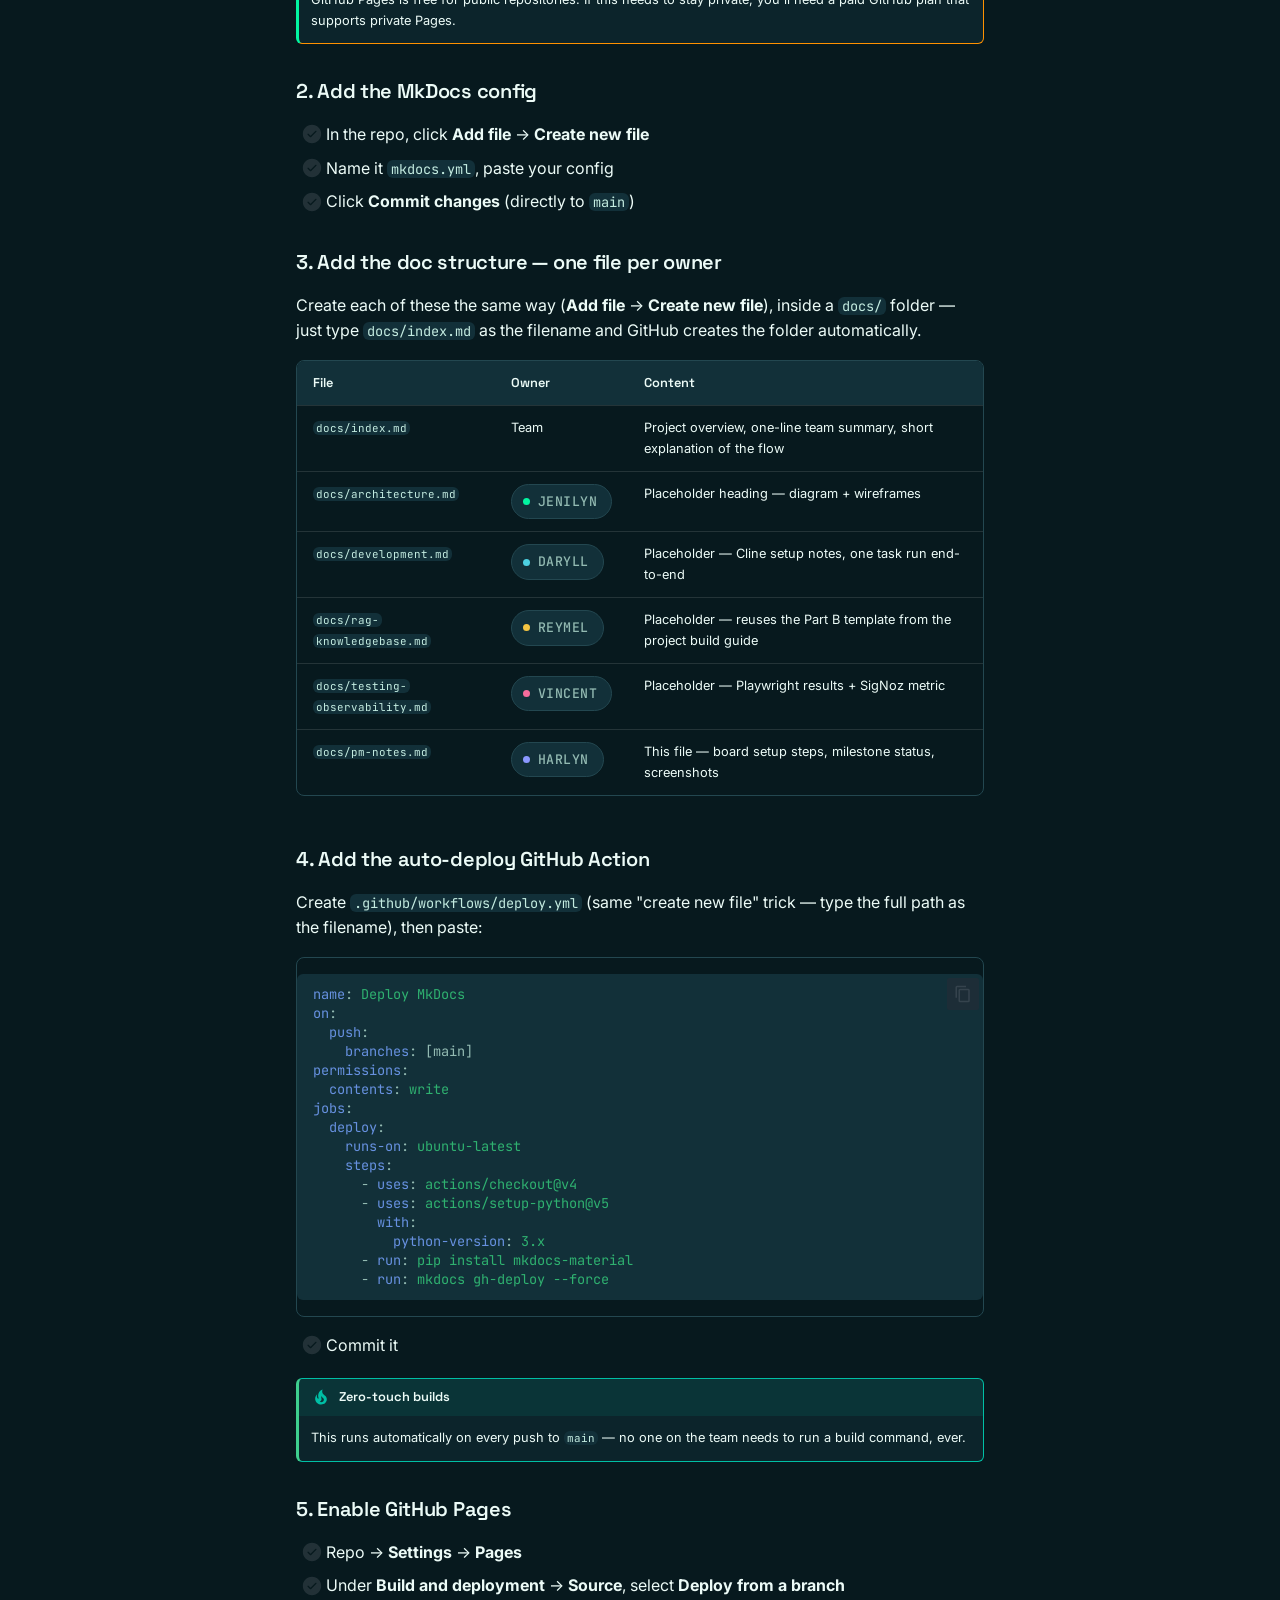
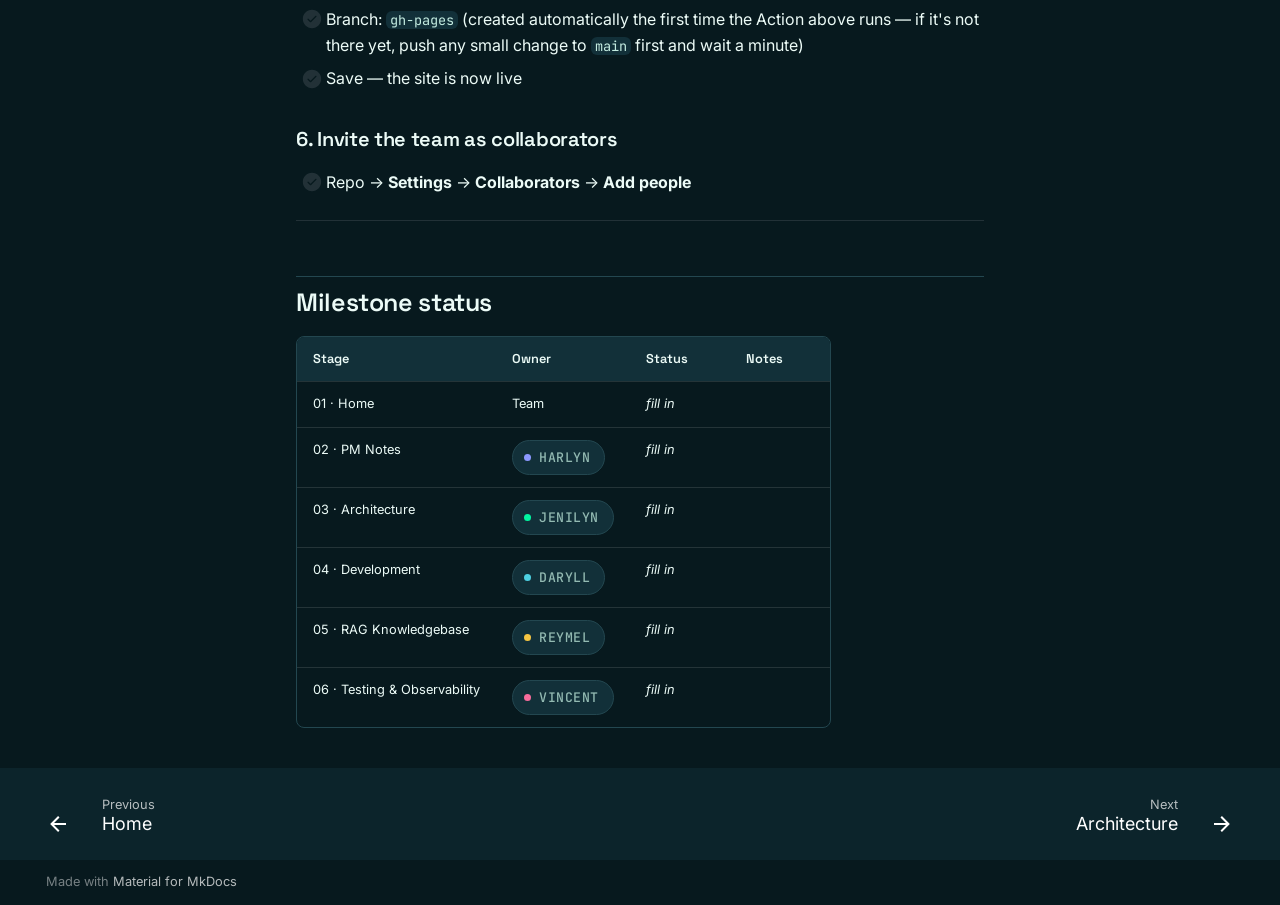
<file: pm-notes/index.html>
<!doctype html>
<html lang="en" class="no-js">
  <head>
    
      <meta charset="utf-8">
      <meta name="viewport" content="width=device-width,initial-scale=1">
      
        <meta name="description" content="Planning, architecture, development, RAG, and testing — one open-source, BYOK toolchain.">
      
      
      
      
        <link rel="prev" href="..">
      
      
        <link rel="next" href="../architecture/">
      
      
        
      
      
      <link rel="icon" href="../assets/images/favicon.png">
      <meta name="generator" content="mkdocs-1.6.1, mkdocs-material-9.7.7">
    
    
      
        <title>PM + Documentation - AI SDLC Workflow — Week 2 Docs</title>
      
    
    
      <link rel="stylesheet" href="../assets/stylesheets/main.ec1eaa64.min.css">
      
        
        <link rel="stylesheet" href="../assets/stylesheets/palette.ab4e12ef.min.css">
      
      


    
    
      
    
    
      
        
        
        <link rel="preconnect" href="https://fonts.gstatic.com" crossorigin>
        <link rel="stylesheet" href="https://fonts.googleapis.com/css?family=Inter:300,300i,400,400i,700,700i%7CJetBrains+Mono:400,400i,700,700i&display=fallback">
        <style>:root{--md-text-font:"Inter";--md-code-font:"JetBrains Mono"}</style>
      
    
    
      <link rel="stylesheet" href="../stylesheets/extra.css">
    
    <script>__md_scope=new URL("..",location),__md_hash=e=>[...e].reduce(((e,_)=>(e<<5)-e+_.charCodeAt(0)),0),__md_get=(e,_=localStorage,t=__md_scope)=>JSON.parse(_.getItem(t.pathname+"."+e)),__md_set=(e,_,t=localStorage,a=__md_scope)=>{try{t.setItem(a.pathname+"."+e,JSON.stringify(_))}catch(e){}}</script>
    
      

    
    
  </head>
  
  
    
    
      
    
    
    
    
    <body dir="ltr" data-md-color-scheme="slate" data-md-color-primary="black" data-md-color-accent="green">
  
    
    <input class="md-toggle" data-md-toggle="drawer" type="checkbox" id="__drawer" autocomplete="off">
    <input class="md-toggle" data-md-toggle="search" type="checkbox" id="__search" autocomplete="off">
    <label class="md-overlay" for="__drawer"></label>
    <div data-md-component="skip">
      
        
        <a href="#plane-mkdocs-harlyn" class="md-skip">
          Skip to content
        </a>
      
    </div>
    <div data-md-component="announce">
      
    </div>
    
    
      

  

<header class="md-header md-header--shadow" data-md-component="header">
  <nav class="md-header__inner md-grid" aria-label="Header">
    <a href=".." title="AI SDLC Workflow — Week 2 Docs" class="md-header__button md-logo" aria-label="AI SDLC Workflow — Week 2 Docs" data-md-component="logo">
      
  
  <svg xmlns="http://www.w3.org/2000/svg" viewBox="0 0 24 24"><path d="M12 8a3 3 0 0 0 3-3 3 3 0 0 0-3-3 3 3 0 0 0-3 3 3 3 0 0 0 3 3m0 3.54C9.64 9.35 6.5 8 3 8v11c3.5 0 6.64 1.35 9 3.54 2.36-2.19 5.5-3.54 9-3.54V8c-3.5 0-6.64 1.35-9 3.54"/></svg>

    </a>
    <label class="md-header__button md-icon" for="__drawer">
      
      <svg xmlns="http://www.w3.org/2000/svg" viewBox="0 0 24 24"><path d="M3 6h18v2H3zm0 5h18v2H3zm0 5h18v2H3z"/></svg>
    </label>
    <div class="md-header__title" data-md-component="header-title">
      <div class="md-header__ellipsis">
        <div class="md-header__topic">
          <span class="md-ellipsis">
            AI SDLC Workflow — Week 2 Docs
          </span>
        </div>
        <div class="md-header__topic" data-md-component="header-topic">
          <span class="md-ellipsis">
            
              PM + Documentation
            
          </span>
        </div>
      </div>
    </div>
    
      
        <form class="md-header__option" data-md-component="palette">
  
    
    
    
    <input class="md-option" data-md-color-media="" data-md-color-scheme="slate" data-md-color-primary="black" data-md-color-accent="green"  aria-hidden="true"  type="radio" name="__palette" id="__palette_0">
    
  
</form>
      
    
    
      <script>var palette=__md_get("__palette");if(palette&&palette.color){if("(prefers-color-scheme)"===palette.color.media){var media=matchMedia("(prefers-color-scheme: light)"),input=document.querySelector(media.matches?"[data-md-color-media='(prefers-color-scheme: light)']":"[data-md-color-media='(prefers-color-scheme: dark)']");palette.color.media=input.getAttribute("data-md-color-media"),palette.color.scheme=input.getAttribute("data-md-color-scheme"),palette.color.primary=input.getAttribute("data-md-color-primary"),palette.color.accent=input.getAttribute("data-md-color-accent")}for(var[key,value]of Object.entries(palette.color))document.body.setAttribute("data-md-color-"+key,value)}</script>
    
    
    
      
      
        <label class="md-header__button md-icon" for="__search">
          
          <svg xmlns="http://www.w3.org/2000/svg" viewBox="0 0 24 24"><path d="M9.5 3A6.5 6.5 0 0 1 16 9.5c0 1.61-.59 3.09-1.56 4.23l.27.27h.79l5 5-1.5 1.5-5-5v-.79l-.27-.27A6.52 6.52 0 0 1 9.5 16 6.5 6.5 0 0 1 3 9.5 6.5 6.5 0 0 1 9.5 3m0 2C7 5 5 7 5 9.5S7 14 9.5 14 14 12 14 9.5 12 5 9.5 5"/></svg>
        </label>
        <div class="md-search" data-md-component="search" role="dialog">
  <label class="md-search__overlay" for="__search"></label>
  <div class="md-search__inner" role="search">
    <form class="md-search__form" name="search">
      <input type="text" class="md-search__input" name="query" aria-label="Search" placeholder="Search" autocapitalize="off" autocorrect="off" autocomplete="off" spellcheck="false" data-md-component="search-query" required>
      <label class="md-search__icon md-icon" for="__search">
        
        <svg xmlns="http://www.w3.org/2000/svg" viewBox="0 0 24 24"><path d="M9.5 3A6.5 6.5 0 0 1 16 9.5c0 1.61-.59 3.09-1.56 4.23l.27.27h.79l5 5-1.5 1.5-5-5v-.79l-.27-.27A6.52 6.52 0 0 1 9.5 16 6.5 6.5 0 0 1 3 9.5 6.5 6.5 0 0 1 9.5 3m0 2C7 5 5 7 5 9.5S7 14 9.5 14 14 12 14 9.5 12 5 9.5 5"/></svg>
        
        <svg xmlns="http://www.w3.org/2000/svg" viewBox="0 0 24 24"><path d="M20 11v2H8l5.5 5.5-1.42 1.42L4.16 12l7.92-7.92L13.5 5.5 8 11z"/></svg>
      </label>
      <nav class="md-search__options" aria-label="Search">
        
        <button type="reset" class="md-search__icon md-icon" title="Clear" aria-label="Clear" tabindex="-1">
          
          <svg xmlns="http://www.w3.org/2000/svg" viewBox="0 0 24 24"><path d="M19 6.41 17.59 5 12 10.59 6.41 5 5 6.41 10.59 12 5 17.59 6.41 19 12 13.41 17.59 19 19 17.59 13.41 12z"/></svg>
        </button>
      </nav>
      
        <div class="md-search__suggest" data-md-component="search-suggest"></div>
      
    </form>
    <div class="md-search__output">
      <div class="md-search__scrollwrap" tabindex="0" data-md-scrollfix>
        <div class="md-search-result" data-md-component="search-result">
          <div class="md-search-result__meta">
            Initializing search
          </div>
          <ol class="md-search-result__list" role="presentation"></ol>
        </div>
      </div>
    </div>
  </div>
</div>
      
    
    
  </nav>
  
</header>
    
    <div class="md-container" data-md-component="container">
      
      
        
          
        
      
      <main class="md-main" data-md-component="main">
        <div class="md-main__inner md-grid">
          
            
              
              <div class="md-sidebar md-sidebar--primary" data-md-component="sidebar" data-md-type="navigation" >
                <div class="md-sidebar__scrollwrap">
                  <div class="md-sidebar__inner">
                    



<nav class="md-nav md-nav--primary" aria-label="Navigation" data-md-level="0">
  <label class="md-nav__title" for="__drawer">
    <a href=".." title="AI SDLC Workflow — Week 2 Docs" class="md-nav__button md-logo" aria-label="AI SDLC Workflow — Week 2 Docs" data-md-component="logo">
      
  
  <svg xmlns="http://www.w3.org/2000/svg" viewBox="0 0 24 24"><path d="M12 8a3 3 0 0 0 3-3 3 3 0 0 0-3-3 3 3 0 0 0-3 3 3 3 0 0 0 3 3m0 3.54C9.64 9.35 6.5 8 3 8v11c3.5 0 6.64 1.35 9 3.54 2.36-2.19 5.5-3.54 9-3.54V8c-3.5 0-6.64 1.35-9 3.54"/></svg>

    </a>
    AI SDLC Workflow — Week 2 Docs
  </label>
  
  <ul class="md-nav__list" data-md-scrollfix>
    
      
      
  
  
  
  
    <li class="md-nav__item">
      <a href=".." class="md-nav__link">
        
  
  
  <span class="md-ellipsis">
    
  
    Home
  

    
  </span>
  
  

      </a>
    </li>
  

    
      
      
  
  
    
  
  
  
    <li class="md-nav__item md-nav__item--active">
      
      <input class="md-nav__toggle md-toggle" type="checkbox" id="__toc">
      
      
        
      
      
        <label class="md-nav__link md-nav__link--active" for="__toc">
          
  
  
  <span class="md-ellipsis">
    
  
    PM + Documentation
  

    
  </span>
  
  

          <span class="md-nav__icon md-icon"></span>
        </label>
      
      <a href="./" class="md-nav__link md-nav__link--active">
        
  
  
  <span class="md-ellipsis">
    
  
    PM + Documentation
  

    
  </span>
  
  

      </a>
      
        

<nav class="md-nav md-nav--secondary" aria-label="Table of contents">
  
  
  
    
  
  
    <label class="md-nav__title" for="__toc">
      <span class="md-nav__icon md-icon"></span>
      Table of contents
    </label>
    <ul class="md-nav__list" data-md-component="toc" data-md-scrollfix>
      
        <li class="md-nav__item">
  <a href="#part-1-plane-board-setup" class="md-nav__link">
    <span class="md-ellipsis">
      
        Part 1: Plane — Board Setup
      
    </span>
  </a>
  
    <nav class="md-nav" aria-label="Part 1: Plane — Board Setup">
      <ul class="md-nav__list">
        
          <li class="md-nav__item">
  <a href="#1-invite-the-team" class="md-nav__link">
    <span class="md-ellipsis">
      
        1. Invite the team
      
    </span>
  </a>
  
</li>
        
          <li class="md-nav__item">
  <a href="#2-set-up-labels" class="md-nav__link">
    <span class="md-ellipsis">
      
        2. Set up labels
      
    </span>
  </a>
  
</li>
        
          <li class="md-nav__item">
  <a href="#3-create-modules-group-work-by-feature-area" class="md-nav__link">
    <span class="md-ellipsis">
      
        3. Create modules (group work by feature area)
      
    </span>
  </a>
  
</li>
        
          <li class="md-nav__item">
  <a href="#4-create-the-work-items-with-full-properties" class="md-nav__link">
    <span class="md-ellipsis">
      
        4. Create the work items with full properties
      
    </span>
  </a>
  
</li>
        
          <li class="md-nav__item">
  <a href="#5-set-dependencies-matching-the-flow" class="md-nav__link">
    <span class="md-ellipsis">
      
        5. Set dependencies matching the flow
      
    </span>
  </a>
  
</li>
        
          <li class="md-nav__item">
  <a href="#6-create-the-cycle-with-dates" class="md-nav__link">
    <span class="md-ellipsis">
      
        6. Create the cycle with dates
      
    </span>
  </a>
  
</li>
        
      </ul>
    </nav>
  
</li>
      
        <li class="md-nav__item">
  <a href="#part-2-documentation-deployment" class="md-nav__link">
    <span class="md-ellipsis">
      
        Part 2: Documentation — Deployment
      
    </span>
  </a>
  
    <nav class="md-nav" aria-label="Part 2: Documentation — Deployment">
      <ul class="md-nav__list">
        
          <li class="md-nav__item">
  <a href="#1-create-the-repo" class="md-nav__link">
    <span class="md-ellipsis">
      
        1. Create the repo
      
    </span>
  </a>
  
</li>
        
          <li class="md-nav__item">
  <a href="#2-add-the-mkdocs-config" class="md-nav__link">
    <span class="md-ellipsis">
      
        2. Add the MkDocs config
      
    </span>
  </a>
  
</li>
        
          <li class="md-nav__item">
  <a href="#3-add-the-doc-structure-one-file-per-owner" class="md-nav__link">
    <span class="md-ellipsis">
      
        3. Add the doc structure — one file per owner
      
    </span>
  </a>
  
</li>
        
          <li class="md-nav__item">
  <a href="#4-add-the-auto-deploy-github-action" class="md-nav__link">
    <span class="md-ellipsis">
      
        4. Add the auto-deploy GitHub Action
      
    </span>
  </a>
  
</li>
        
          <li class="md-nav__item">
  <a href="#5-enable-github-pages" class="md-nav__link">
    <span class="md-ellipsis">
      
        5. Enable GitHub Pages
      
    </span>
  </a>
  
</li>
        
          <li class="md-nav__item">
  <a href="#6-invite-the-team-as-collaborators" class="md-nav__link">
    <span class="md-ellipsis">
      
        6. Invite the team as collaborators
      
    </span>
  </a>
  
</li>
        
      </ul>
    </nav>
  
</li>
      
        <li class="md-nav__item">
  <a href="#milestone-status" class="md-nav__link">
    <span class="md-ellipsis">
      
        Milestone status
      
    </span>
  </a>
  
</li>
      
    </ul>
  
</nav>
      
    </li>
  

    
      
      
  
  
  
  
    <li class="md-nav__item">
      <a href="../architecture/" class="md-nav__link">
        
  
  
  <span class="md-ellipsis">
    
  
    Architecture
  

    
  </span>
  
  

      </a>
    </li>
  

    
      
      
  
  
  
  
    <li class="md-nav__item">
      <a href="../development/" class="md-nav__link">
        
  
  
  <span class="md-ellipsis">
    
  
    Development
  

    
  </span>
  
  

      </a>
    </li>
  

    
      
      
  
  
  
  
    <li class="md-nav__item">
      <a href="../rag-knowledgebase/" class="md-nav__link">
        
  
  
  <span class="md-ellipsis">
    
  
    RAG Knowledgebase
  

    
  </span>
  
  

      </a>
    </li>
  

    
      
      
  
  
  
  
    <li class="md-nav__item">
      <a href="../testing-observability/" class="md-nav__link">
        
  
  
  <span class="md-ellipsis">
    
  
    Testing & Observability
  

    
  </span>
  
  

      </a>
    </li>
  

    
  </ul>
</nav>
                  </div>
                </div>
              </div>
            
            
              
              <div class="md-sidebar md-sidebar--secondary" data-md-component="sidebar" data-md-type="toc" >
                <div class="md-sidebar__scrollwrap">
                  <div class="md-sidebar__inner">
                    

<nav class="md-nav md-nav--secondary" aria-label="Table of contents">
  
  
  
    
  
  
    <label class="md-nav__title" for="__toc">
      <span class="md-nav__icon md-icon"></span>
      Table of contents
    </label>
    <ul class="md-nav__list" data-md-component="toc" data-md-scrollfix>
      
        <li class="md-nav__item">
  <a href="#part-1-plane-board-setup" class="md-nav__link">
    <span class="md-ellipsis">
      
        Part 1: Plane — Board Setup
      
    </span>
  </a>
  
    <nav class="md-nav" aria-label="Part 1: Plane — Board Setup">
      <ul class="md-nav__list">
        
          <li class="md-nav__item">
  <a href="#1-invite-the-team" class="md-nav__link">
    <span class="md-ellipsis">
      
        1. Invite the team
      
    </span>
  </a>
  
</li>
        
          <li class="md-nav__item">
  <a href="#2-set-up-labels" class="md-nav__link">
    <span class="md-ellipsis">
      
        2. Set up labels
      
    </span>
  </a>
  
</li>
        
          <li class="md-nav__item">
  <a href="#3-create-modules-group-work-by-feature-area" class="md-nav__link">
    <span class="md-ellipsis">
      
        3. Create modules (group work by feature area)
      
    </span>
  </a>
  
</li>
        
          <li class="md-nav__item">
  <a href="#4-create-the-work-items-with-full-properties" class="md-nav__link">
    <span class="md-ellipsis">
      
        4. Create the work items with full properties
      
    </span>
  </a>
  
</li>
        
          <li class="md-nav__item">
  <a href="#5-set-dependencies-matching-the-flow" class="md-nav__link">
    <span class="md-ellipsis">
      
        5. Set dependencies matching the flow
      
    </span>
  </a>
  
</li>
        
          <li class="md-nav__item">
  <a href="#6-create-the-cycle-with-dates" class="md-nav__link">
    <span class="md-ellipsis">
      
        6. Create the cycle with dates
      
    </span>
  </a>
  
</li>
        
      </ul>
    </nav>
  
</li>
      
        <li class="md-nav__item">
  <a href="#part-2-documentation-deployment" class="md-nav__link">
    <span class="md-ellipsis">
      
        Part 2: Documentation — Deployment
      
    </span>
  </a>
  
    <nav class="md-nav" aria-label="Part 2: Documentation — Deployment">
      <ul class="md-nav__list">
        
          <li class="md-nav__item">
  <a href="#1-create-the-repo" class="md-nav__link">
    <span class="md-ellipsis">
      
        1. Create the repo
      
    </span>
  </a>
  
</li>
        
          <li class="md-nav__item">
  <a href="#2-add-the-mkdocs-config" class="md-nav__link">
    <span class="md-ellipsis">
      
        2. Add the MkDocs config
      
    </span>
  </a>
  
</li>
        
          <li class="md-nav__item">
  <a href="#3-add-the-doc-structure-one-file-per-owner" class="md-nav__link">
    <span class="md-ellipsis">
      
        3. Add the doc structure — one file per owner
      
    </span>
  </a>
  
</li>
        
          <li class="md-nav__item">
  <a href="#4-add-the-auto-deploy-github-action" class="md-nav__link">
    <span class="md-ellipsis">
      
        4. Add the auto-deploy GitHub Action
      
    </span>
  </a>
  
</li>
        
          <li class="md-nav__item">
  <a href="#5-enable-github-pages" class="md-nav__link">
    <span class="md-ellipsis">
      
        5. Enable GitHub Pages
      
    </span>
  </a>
  
</li>
        
          <li class="md-nav__item">
  <a href="#6-invite-the-team-as-collaborators" class="md-nav__link">
    <span class="md-ellipsis">
      
        6. Invite the team as collaborators
      
    </span>
  </a>
  
</li>
        
      </ul>
    </nav>
  
</li>
      
        <li class="md-nav__item">
  <a href="#milestone-status" class="md-nav__link">
    <span class="md-ellipsis">
      
        Milestone status
      
    </span>
  </a>
  
</li>
      
    </ul>
  
</nav>
                  </div>
                </div>
              </div>
            
          
          
            <div class="md-content" data-md-component="content">
              
              <article class="md-content__inner md-typeset">
                
                  



<h1 id="plane-mkdocs-harlyn">Plane + MkDocs <span class="owner-badge" data-owner="harlyn">Harlyn</span><a class="headerlink" href="#plane-mkdocs-harlyn" title="Permanent link">&para;</a></h1>
<p>Board setup steps, milestone status, and screenshots for the AI SDLC Workflow project — kept here as the running log for coordinating the five stages across the team.</p>
<hr />
<h2 id="part-1-plane-board-setup">Part 1: Plane — Board Setup<a class="headerlink" href="#part-1-plane-board-setup" title="Permanent link">&para;</a></h2>
<h3 id="1-invite-the-team">1. Invite the team<a class="headerlink" href="#1-invite-the-team" title="Permanent link">&para;</a></h3>
<ul class="task-list">
<li class="task-list-item"><label class="task-list-control"><input type="checkbox" disabled/><span class="task-list-indicator"></span></label> Click your workspace name (top-left) → <strong>Settings</strong></li>
<li class="task-list-item"><label class="task-list-control"><input type="checkbox" disabled/><span class="task-list-indicator"></span></label> Click <strong>Members</strong> in the left pane</li>
<li class="task-list-item"><label class="task-list-control"><input type="checkbox" disabled/><span class="task-list-indicator"></span></label> Click <strong>Add member</strong></li>
</ul>
<h3 id="2-set-up-labels">2. Set up labels<a class="headerlink" href="#2-set-up-labels" title="Permanent link">&para;</a></h3>
<p>Labels let you filter and group work items by what kind of work they are.</p>
<ul class="task-list">
<li class="task-list-item"><label class="task-list-control"><input type="checkbox" disabled/><span class="task-list-indicator"></span></label> Click the <strong>•••</strong> next to your project name in the sidebar → <strong>Settings</strong></li>
<li class="task-list-item"><label class="task-list-control"><input type="checkbox" disabled/><span class="task-list-indicator"></span></label> Click <strong>Labels</strong> in the settings sidebar</li>
<li class="task-list-item"><label class="task-list-control"><input type="checkbox" disabled/><span class="task-list-indicator"></span></label> Click <strong>Add label</strong></li>
<li class="task-list-item"><label class="task-list-control"><input type="checkbox" disabled/><span class="task-list-indicator"></span></label> Type <code>rag</code>, pick a color, click <strong>Add</strong></li>
<li class="task-list-item"><label class="task-list-control"><input type="checkbox" disabled/><span class="task-list-indicator"></span></label> Repeat for each of the following:</li>
</ul>
<table>
<thead>
<tr>
<th>Label</th>
</tr>
</thead>
<tbody>
<tr>
<td><code>PM+DOCS</code></td>
</tr>
<tr>
<td><code>ARCHITECTURE</code></td>
</tr>
<tr>
<td><code>DEVELOPMENT</code></td>
</tr>
<tr>
<td><code>RAG</code></td>
</tr>
<tr>
<td><code>TESTING</code></td>
</tr>
</tbody>
</table>
<h3 id="3-create-modules-group-work-by-feature-area">3. Create modules (group work by feature area)<a class="headerlink" href="#3-create-modules-group-work-by-feature-area" title="Permanent link">&para;</a></h3>
<p>Modules group related work items into a sub-project — this is what lets you see "how's RAG setup going" separately from "how's testing going."</p>
<p>For each of the four modules below, repeat:</p>
<ul class="task-list">
<li class="task-list-item"><label class="task-list-control"><input type="checkbox" disabled/><span class="task-list-indicator"></span></label> Click <strong>Modules</strong> in the project sidebar (or press <code>M</code>)</li>
<li class="task-list-item"><label class="task-list-control"><input type="checkbox" disabled/><span class="task-list-indicator"></span></label> Click <strong>Add Module</strong></li>
<li class="task-list-item"><label class="task-list-control"><input type="checkbox" disabled/><span class="task-list-indicator"></span></label> Fill in the fields</li>
<li class="task-list-item"><label class="task-list-control"><input type="checkbox" disabled/><span class="task-list-indicator"></span></label> Click <strong>Create Module</strong></li>
</ul>
<table>
<thead>
<tr>
<th>Module</th>
<th>Name</th>
<th>Description</th>
<th>Lead</th>
<th>Start date</th>
<th>Due date</th>
</tr>
</thead>
<tbody>
<tr>
<td>1</td>
<td>PM+DOCS</td>
<td><em>fill in</em></td>
<td><em>fill in</em></td>
<td><em>fill in</em></td>
<td><em>fill in</em></td>
</tr>
<tr>
<td>2</td>
<td>ARCHITECTURE</td>
<td><em>fill in</em></td>
<td><em>fill in</em></td>
<td><em>fill in</em></td>
<td><em>fill in</em></td>
</tr>
<tr>
<td>3</td>
<td>DEVELOPMENT</td>
<td><em>fill in</em></td>
<td><em>fill in</em></td>
<td><em>fill in</em></td>
<td><em>fill in</em></td>
</tr>
<tr>
<td>4</td>
<td>RAG</td>
<td><em>fill in</em></td>
<td><em>fill in</em></td>
<td><em>fill in</em></td>
<td><em>fill in</em></td>
</tr>
<tr>
<td>5</td>
<td>TESTING</td>
<td><em>fill in</em></td>
<td><em>fill in</em></td>
<td><em>fill in</em></td>
<td><em>fill in</em></td>
</tr>
</tbody>
</table>
<h3 id="4-create-the-work-items-with-full-properties">4. Create the work items with full properties<a class="headerlink" href="#4-create-the-work-items-with-full-properties" title="Permanent link">&para;</a></h3>
<p>Now create the real work items — this time filling in everything, not just the title.</p>
<ul class="task-list">
<li class="task-list-item"><label class="task-list-control"><input type="checkbox" disabled/><span class="task-list-indicator"></span></label> Click <strong>Work items</strong> in the sidebar → <strong>Add work item</strong> (or press <code>C</code>)</li>
<li class="task-list-item"><label class="task-list-control"><input type="checkbox" disabled/><span class="task-list-indicator"></span></label> Fill in the fields below for each item</li>
<li class="task-list-item"><label class="task-list-control"><input type="checkbox" disabled/><span class="task-list-indicator"></span></label> Click <strong>Save</strong></li>
</ul>
<table>
<thead>
<tr>
<th>Field</th>
<th>Value</th>
</tr>
</thead>
<tbody>
<tr>
<td>Title</td>
<td><em>fill in</em></td>
</tr>
<tr>
<td>State</td>
<td>Todo</td>
</tr>
<tr>
<td>Priority</td>
<td><em>fill in</em></td>
</tr>
<tr>
<td>Assignee</td>
<td>yourself</td>
</tr>
<tr>
<td>Label</td>
<td><em>fill in</em></td>
</tr>
<tr>
<td>Estimate</td>
<td><em>fill in</em></td>
</tr>
<tr>
<td>Module</td>
<td><em>fill in</em></td>
</tr>
<tr>
<td>Start date</td>
<td><em>fill in</em></td>
</tr>
<tr>
<td>Due date</td>
<td><em>fill in</em></td>
</tr>
</tbody>
</table>
<h3 id="5-set-dependencies-matching-the-flow">5. Set dependencies matching the flow<a class="headerlink" href="#5-set-dependencies-matching-the-flow" title="Permanent link">&para;</a></h3>
<ul class="task-list">
<li class="task-list-item"><label class="task-list-control"><input type="checkbox" disabled/><span class="task-list-indicator"></span></label> Open a work item → relations icon → <strong>Add relation</strong></li>
<li class="task-list-item"><label class="task-list-control"><input type="checkbox" disabled/><span class="task-list-indicator"></span></label> Type <strong>Blocked by</strong> → select both work items → <strong>Add</strong></li>
</ul>
<h3 id="6-create-the-cycle-with-dates">6. Create the cycle with dates<a class="headerlink" href="#6-create-the-cycle-with-dates" title="Permanent link">&para;</a></h3>
<ul class="task-list">
<li class="task-list-item"><label class="task-list-control"><input type="checkbox" disabled/><span class="task-list-indicator"></span></label> <strong>Cycles</strong> in the sidebar → <strong>Add cycle</strong></li>
<li class="task-list-item"><label class="task-list-control"><input type="checkbox" disabled/><span class="task-list-indicator"></span></label> Name it</li>
<li class="task-list-item"><label class="task-list-control"><input type="checkbox" disabled/><span class="task-list-indicator"></span></label> Set the date range to your actual dates</li>
<li class="task-list-item"><label class="task-list-control"><input type="checkbox" disabled/><span class="task-list-indicator"></span></label> Create it, open it, <strong>Add existing work item</strong> → select all five → <strong>Add to cycle</strong></li>
</ul>
<hr />
<h2 id="part-2-documentation-deployment">Part 2: Documentation — Deployment<a class="headerlink" href="#part-2-documentation-deployment" title="Permanent link">&para;</a></h2>
<h3 id="1-create-the-repo">1. Create the repo<a class="headerlink" href="#1-create-the-repo" title="Permanent link">&para;</a></h3>
<ul class="task-list">
<li class="task-list-item"><label class="task-list-control"><input type="checkbox" disabled/><span class="task-list-indicator"></span></label> Go to <code>github.com/new</code></li>
<li class="task-list-item"><label class="task-list-control"><input type="checkbox" disabled/><span class="task-list-indicator"></span></label> Name it</li>
<li class="task-list-item"><label class="task-list-control"><input type="checkbox" disabled/><span class="task-list-indicator"></span></label> Set it to <strong>Public</strong> (needed for free GitHub Pages) unless your org has a paid plan for private Pages</li>
<li class="task-list-item"><label class="task-list-control"><input type="checkbox" disabled/><span class="task-list-indicator"></span></label> Check <strong>Add a README file</strong>, click <strong>Create repository</strong></li>
</ul>
<div class="admonition warning">
<p class="admonition-title">Public repos only for free Pages</p>
<p>GitHub Pages is free for public repositories. If this needs to stay private, you'll need a paid GitHub plan that supports private Pages.</p>
</div>
<h3 id="2-add-the-mkdocs-config">2. Add the MkDocs config<a class="headerlink" href="#2-add-the-mkdocs-config" title="Permanent link">&para;</a></h3>
<ul class="task-list">
<li class="task-list-item"><label class="task-list-control"><input type="checkbox" disabled/><span class="task-list-indicator"></span></label> In the repo, click <strong>Add file</strong> → <strong>Create new file</strong></li>
<li class="task-list-item"><label class="task-list-control"><input type="checkbox" disabled/><span class="task-list-indicator"></span></label> Name it <code>mkdocs.yml</code>, paste your config</li>
<li class="task-list-item"><label class="task-list-control"><input type="checkbox" disabled/><span class="task-list-indicator"></span></label> Click <strong>Commit changes</strong> (directly to <code>main</code>)</li>
</ul>
<h3 id="3-add-the-doc-structure-one-file-per-owner">3. Add the doc structure — one file per owner<a class="headerlink" href="#3-add-the-doc-structure-one-file-per-owner" title="Permanent link">&para;</a></h3>
<p>Create each of these the same way (<strong>Add file</strong> → <strong>Create new file</strong>), inside a <code>docs/</code> folder — just type <code>docs/index.md</code> as the filename and GitHub creates the folder automatically.</p>
<table>
<thead>
<tr>
<th>File</th>
<th>Owner</th>
<th>Content</th>
</tr>
</thead>
<tbody>
<tr>
<td><code>docs/index.md</code></td>
<td>Team</td>
<td>Project overview, one-line team summary, short explanation of the flow</td>
</tr>
<tr>
<td><code>docs/architecture.md</code></td>
<td><span class="owner-badge" data-owner="jenilyn">Jenilyn</span></td>
<td>Placeholder heading — diagram + wireframes</td>
</tr>
<tr>
<td><code>docs/development.md</code></td>
<td><span class="owner-badge" data-owner="daryll">Daryll</span></td>
<td>Placeholder — Cline setup notes, one task run end-to-end</td>
</tr>
<tr>
<td><code>docs/rag-knowledgebase.md</code></td>
<td><span class="owner-badge" data-owner="reymel">Reymel</span></td>
<td>Placeholder — reuses the Part B template from the project build guide</td>
</tr>
<tr>
<td><code>docs/testing-observability.md</code></td>
<td><span class="owner-badge" data-owner="vincent">Vincent</span></td>
<td>Placeholder — Playwright results + SigNoz metric</td>
</tr>
<tr>
<td><code>docs/pm-notes.md</code></td>
<td><span class="owner-badge" data-owner="harlyn">Harlyn</span></td>
<td>This file — board setup steps, milestone status, screenshots</td>
</tr>
</tbody>
</table>
<h3 id="4-add-the-auto-deploy-github-action">4. Add the auto-deploy GitHub Action<a class="headerlink" href="#4-add-the-auto-deploy-github-action" title="Permanent link">&para;</a></h3>
<p>Create <code>.github/workflows/deploy.yml</code> (same "create new file" trick — type the full path as the filename), then paste:</p>
<div class="language-yaml highlight"><pre><span></span><code><span id="__span-0-1"><a id="__codelineno-0-1" name="__codelineno-0-1" href="#__codelineno-0-1"></a><span class="nt">name</span><span class="p">:</span><span class="w"> </span><span class="l l-Scalar l-Scalar-Plain">Deploy MkDocs</span>
</span><span id="__span-0-2"><a id="__codelineno-0-2" name="__codelineno-0-2" href="#__codelineno-0-2"></a><span class="nt">on</span><span class="p">:</span>
</span><span id="__span-0-3"><a id="__codelineno-0-3" name="__codelineno-0-3" href="#__codelineno-0-3"></a><span class="w">  </span><span class="nt">push</span><span class="p">:</span>
</span><span id="__span-0-4"><a id="__codelineno-0-4" name="__codelineno-0-4" href="#__codelineno-0-4"></a><span class="w">    </span><span class="nt">branches</span><span class="p">:</span><span class="w"> </span><span class="p p-Indicator">[</span><span class="nv">main</span><span class="p p-Indicator">]</span>
</span><span id="__span-0-5"><a id="__codelineno-0-5" name="__codelineno-0-5" href="#__codelineno-0-5"></a><span class="nt">permissions</span><span class="p">:</span>
</span><span id="__span-0-6"><a id="__codelineno-0-6" name="__codelineno-0-6" href="#__codelineno-0-6"></a><span class="w">  </span><span class="nt">contents</span><span class="p">:</span><span class="w"> </span><span class="l l-Scalar l-Scalar-Plain">write</span>
</span><span id="__span-0-7"><a id="__codelineno-0-7" name="__codelineno-0-7" href="#__codelineno-0-7"></a><span class="nt">jobs</span><span class="p">:</span>
</span><span id="__span-0-8"><a id="__codelineno-0-8" name="__codelineno-0-8" href="#__codelineno-0-8"></a><span class="w">  </span><span class="nt">deploy</span><span class="p">:</span>
</span><span id="__span-0-9"><a id="__codelineno-0-9" name="__codelineno-0-9" href="#__codelineno-0-9"></a><span class="w">    </span><span class="nt">runs-on</span><span class="p">:</span><span class="w"> </span><span class="l l-Scalar l-Scalar-Plain">ubuntu-latest</span>
</span><span id="__span-0-10"><a id="__codelineno-0-10" name="__codelineno-0-10" href="#__codelineno-0-10"></a><span class="w">    </span><span class="nt">steps</span><span class="p">:</span>
</span><span id="__span-0-11"><a id="__codelineno-0-11" name="__codelineno-0-11" href="#__codelineno-0-11"></a><span class="w">      </span><span class="p p-Indicator">-</span><span class="w"> </span><span class="nt">uses</span><span class="p">:</span><span class="w"> </span><span class="l l-Scalar l-Scalar-Plain">actions/checkout@v4</span>
</span><span id="__span-0-12"><a id="__codelineno-0-12" name="__codelineno-0-12" href="#__codelineno-0-12"></a><span class="w">      </span><span class="p p-Indicator">-</span><span class="w"> </span><span class="nt">uses</span><span class="p">:</span><span class="w"> </span><span class="l l-Scalar l-Scalar-Plain">actions/setup-python@v5</span>
</span><span id="__span-0-13"><a id="__codelineno-0-13" name="__codelineno-0-13" href="#__codelineno-0-13"></a><span class="w">        </span><span class="nt">with</span><span class="p">:</span>
</span><span id="__span-0-14"><a id="__codelineno-0-14" name="__codelineno-0-14" href="#__codelineno-0-14"></a><span class="w">          </span><span class="nt">python-version</span><span class="p">:</span><span class="w"> </span><span class="l l-Scalar l-Scalar-Plain">3.x</span>
</span><span id="__span-0-15"><a id="__codelineno-0-15" name="__codelineno-0-15" href="#__codelineno-0-15"></a><span class="w">      </span><span class="p p-Indicator">-</span><span class="w"> </span><span class="nt">run</span><span class="p">:</span><span class="w"> </span><span class="l l-Scalar l-Scalar-Plain">pip install mkdocs-material</span>
</span><span id="__span-0-16"><a id="__codelineno-0-16" name="__codelineno-0-16" href="#__codelineno-0-16"></a><span class="w">      </span><span class="p p-Indicator">-</span><span class="w"> </span><span class="nt">run</span><span class="p">:</span><span class="w"> </span><span class="l l-Scalar l-Scalar-Plain">mkdocs gh-deploy --force</span>
</span></code></pre></div>
<ul class="task-list">
<li class="task-list-item"><label class="task-list-control"><input type="checkbox" disabled/><span class="task-list-indicator"></span></label> Commit it</li>
</ul>
<div class="admonition tip">
<p class="admonition-title">Zero-touch builds</p>
<p>This runs automatically on every push to <code>main</code> — no one on the team needs to run a build command, ever.</p>
</div>
<h3 id="5-enable-github-pages">5. Enable GitHub Pages<a class="headerlink" href="#5-enable-github-pages" title="Permanent link">&para;</a></h3>
<ul class="task-list">
<li class="task-list-item"><label class="task-list-control"><input type="checkbox" disabled/><span class="task-list-indicator"></span></label> Repo → <strong>Settings</strong> → <strong>Pages</strong></li>
<li class="task-list-item"><label class="task-list-control"><input type="checkbox" disabled/><span class="task-list-indicator"></span></label> Under <strong>Build and deployment</strong> → <strong>Source</strong>, select <strong>Deploy from a branch</strong></li>
<li class="task-list-item"><label class="task-list-control"><input type="checkbox" disabled/><span class="task-list-indicator"></span></label> Branch: <code>gh-pages</code> (created automatically the first time the Action above runs — if it's not there yet, push any small change to <code>main</code> first and wait a minute)</li>
<li class="task-list-item"><label class="task-list-control"><input type="checkbox" disabled/><span class="task-list-indicator"></span></label> Save — the site is now live</li>
</ul>
<h3 id="6-invite-the-team-as-collaborators">6. Invite the team as collaborators<a class="headerlink" href="#6-invite-the-team-as-collaborators" title="Permanent link">&para;</a></h3>
<ul class="task-list">
<li class="task-list-item"><label class="task-list-control"><input type="checkbox" disabled/><span class="task-list-indicator"></span></label> Repo → <strong>Settings</strong> → <strong>Collaborators</strong> → <strong>Add people</strong></li>
</ul>
<hr />
<h2 id="milestone-status">Milestone status<a class="headerlink" href="#milestone-status" title="Permanent link">&para;</a></h2>
<table>
<thead>
<tr>
<th>Stage</th>
<th>Owner</th>
<th>Status</th>
<th>Notes</th>
</tr>
</thead>
<tbody>
<tr>
<td>01 · Home</td>
<td>Team</td>
<td><em>fill in</em></td>
<td></td>
</tr>
<tr>
<td>02 · PM Notes</td>
<td><span class="owner-badge" data-owner="harlyn">Harlyn</span></td>
<td><em>fill in</em></td>
<td></td>
</tr>
<tr>
<td>03 · Architecture</td>
<td><span class="owner-badge" data-owner="jenilyn">Jenilyn</span></td>
<td><em>fill in</em></td>
<td></td>
</tr>
<tr>
<td>04 · Development</td>
<td><span class="owner-badge" data-owner="daryll">Daryll</span></td>
<td><em>fill in</em></td>
<td></td>
</tr>
<tr>
<td>05 · RAG Knowledgebase</td>
<td><span class="owner-badge" data-owner="reymel">Reymel</span></td>
<td><em>fill in</em></td>
<td></td>
</tr>
<tr>
<td>06 · Testing &amp; Observability</td>
<td><span class="owner-badge" data-owner="vincent">Vincent</span></td>
<td><em>fill in</em></td>
<td></td>
</tr>
</tbody>
</table>












                
              </article>
            </div>
          
          
<script>var target=document.getElementById(location.hash.slice(1));target&&target.name&&(target.checked=target.name.startsWith("__tabbed_"))</script>
        </div>
        
          <button type="button" class="md-top md-icon" data-md-component="top" hidden>
  
  <svg xmlns="http://www.w3.org/2000/svg" viewBox="0 0 24 24"><path d="M13 20h-2V8l-5.5 5.5-1.42-1.42L12 4.16l7.92 7.92-1.42 1.42L13 8z"/></svg>
  Back to top
</button>
        
      </main>
      
        <footer class="md-footer">
  
    
      
      <nav class="md-footer__inner md-grid" aria-label="Footer" >
        
          
          <a href=".." class="md-footer__link md-footer__link--prev" aria-label="Previous: Home">
            <div class="md-footer__button md-icon">
              
              <svg xmlns="http://www.w3.org/2000/svg" viewBox="0 0 24 24"><path d="M20 11v2H8l5.5 5.5-1.42 1.42L4.16 12l7.92-7.92L13.5 5.5 8 11z"/></svg>
            </div>
            <div class="md-footer__title">
              <span class="md-footer__direction">
                Previous
              </span>
              <div class="md-ellipsis">
                Home
              </div>
            </div>
          </a>
        
        
          
          <a href="../architecture/" class="md-footer__link md-footer__link--next" aria-label="Next: Architecture">
            <div class="md-footer__title">
              <span class="md-footer__direction">
                Next
              </span>
              <div class="md-ellipsis">
                Architecture
              </div>
            </div>
            <div class="md-footer__button md-icon">
              
              <svg xmlns="http://www.w3.org/2000/svg" viewBox="0 0 24 24"><path d="M4 11v2h12l-5.5 5.5 1.42 1.42L19.84 12l-7.92-7.92L10.5 5.5 16 11z"/></svg>
            </div>
          </a>
        
      </nav>
    
  
  <div class="md-footer-meta md-typeset">
    <div class="md-footer-meta__inner md-grid">
      <div class="md-copyright">
  
  
    Made with
    <a href="https://squidfunk.github.io/mkdocs-material/" target="_blank" rel="noopener">
      Material for MkDocs
    </a>
  
</div>
      
    </div>
  </div>
</footer>
      
    </div>
    <div class="md-dialog" data-md-component="dialog">
      <div class="md-dialog__inner md-typeset"></div>
    </div>
    
    
    
      
      
      <script id="__config" type="application/json">{"annotate": null, "base": "..", "features": ["navigation.sections", "navigation.expand", "navigation.indexes", "navigation.top", "navigation.instant", "navigation.footer", "search.suggest", "search.highlight", "content.code.copy", "content.code.annotate", "content.tooltips", "toc.follow"], "search": "../assets/javascripts/workers/search.2c215733.min.js", "tags": null, "translations": {"clipboard.copied": "Copied to clipboard", "clipboard.copy": "Copy to clipboard", "search.result.more.one": "1 more on this page", "search.result.more.other": "# more on this page", "search.result.none": "No matching documents", "search.result.one": "1 matching document", "search.result.other": "# matching documents", "search.result.placeholder": "Type to start searching", "search.result.term.missing": "Missing", "select.version": "Select version"}, "version": null}</script>
    
    
      <script src="../assets/javascripts/bundle.d7400e89.min.js"></script>
      
    
  </body>
</html>
</file>
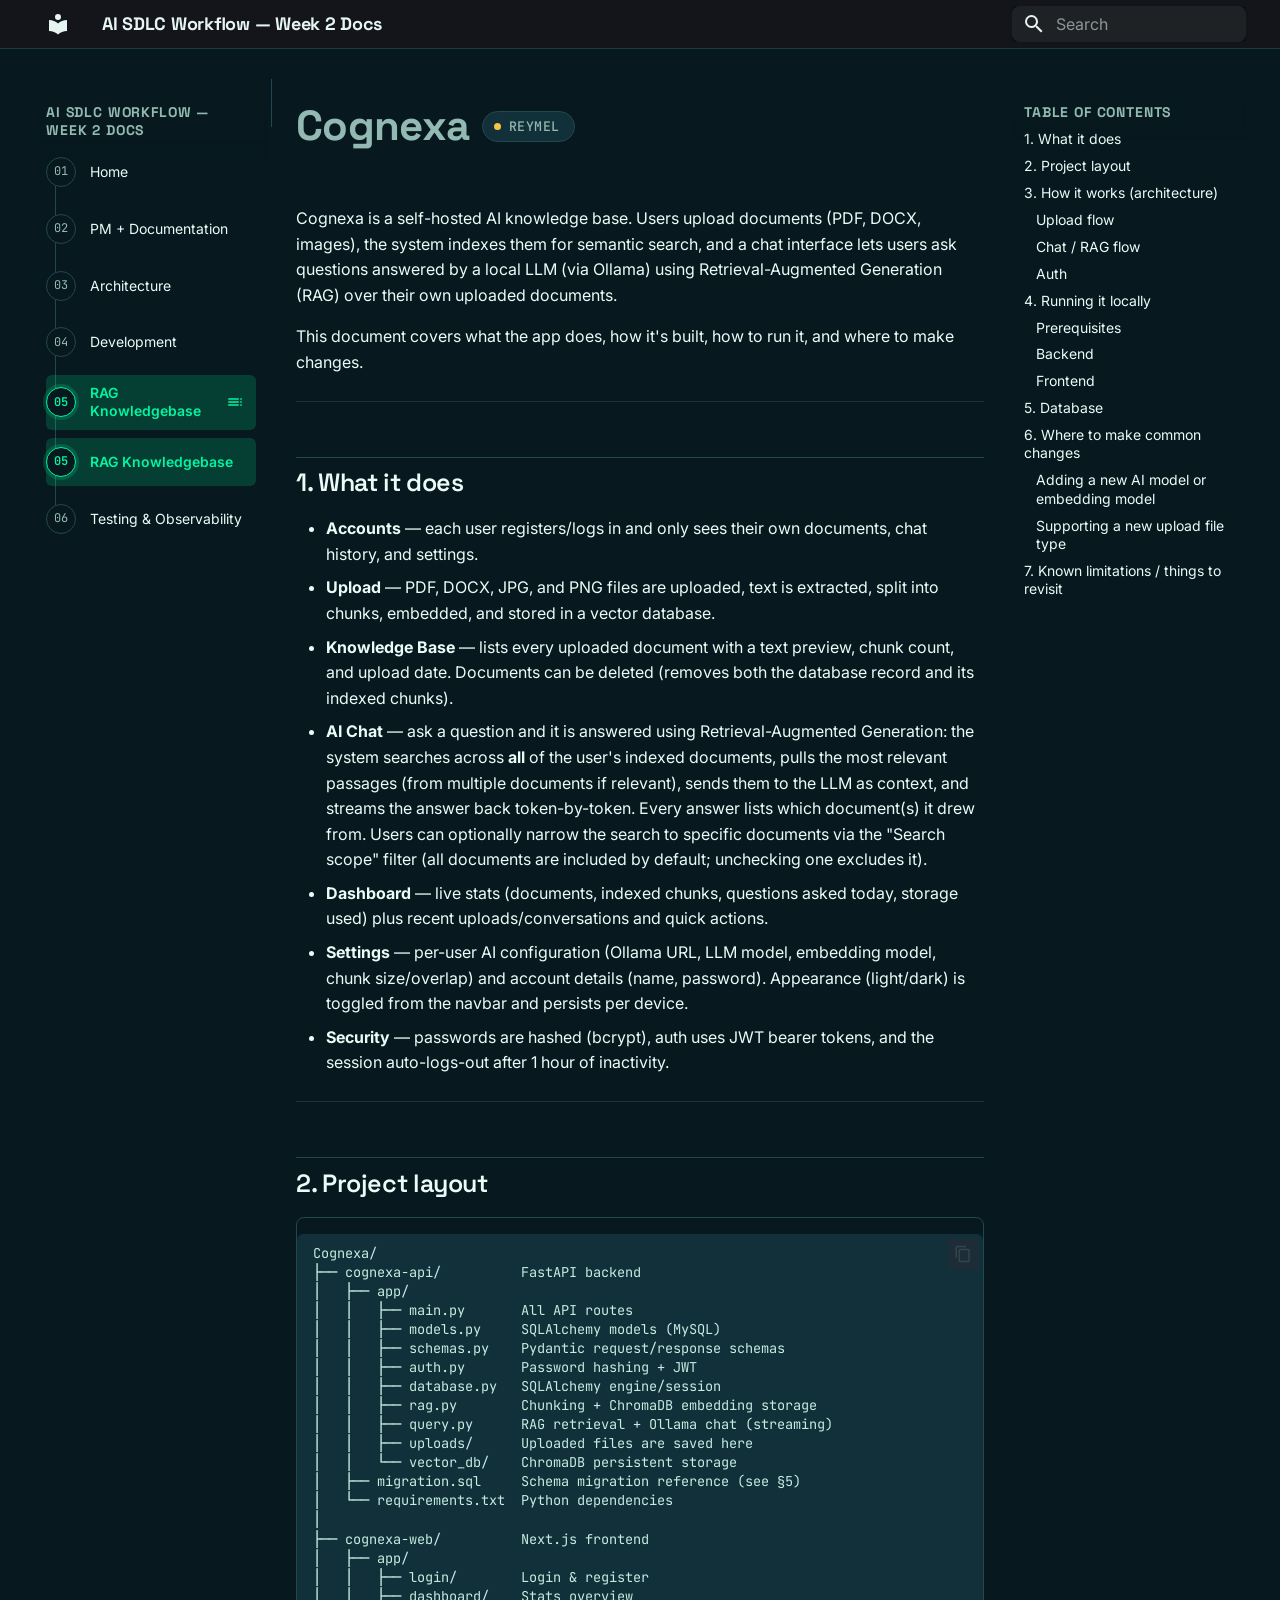
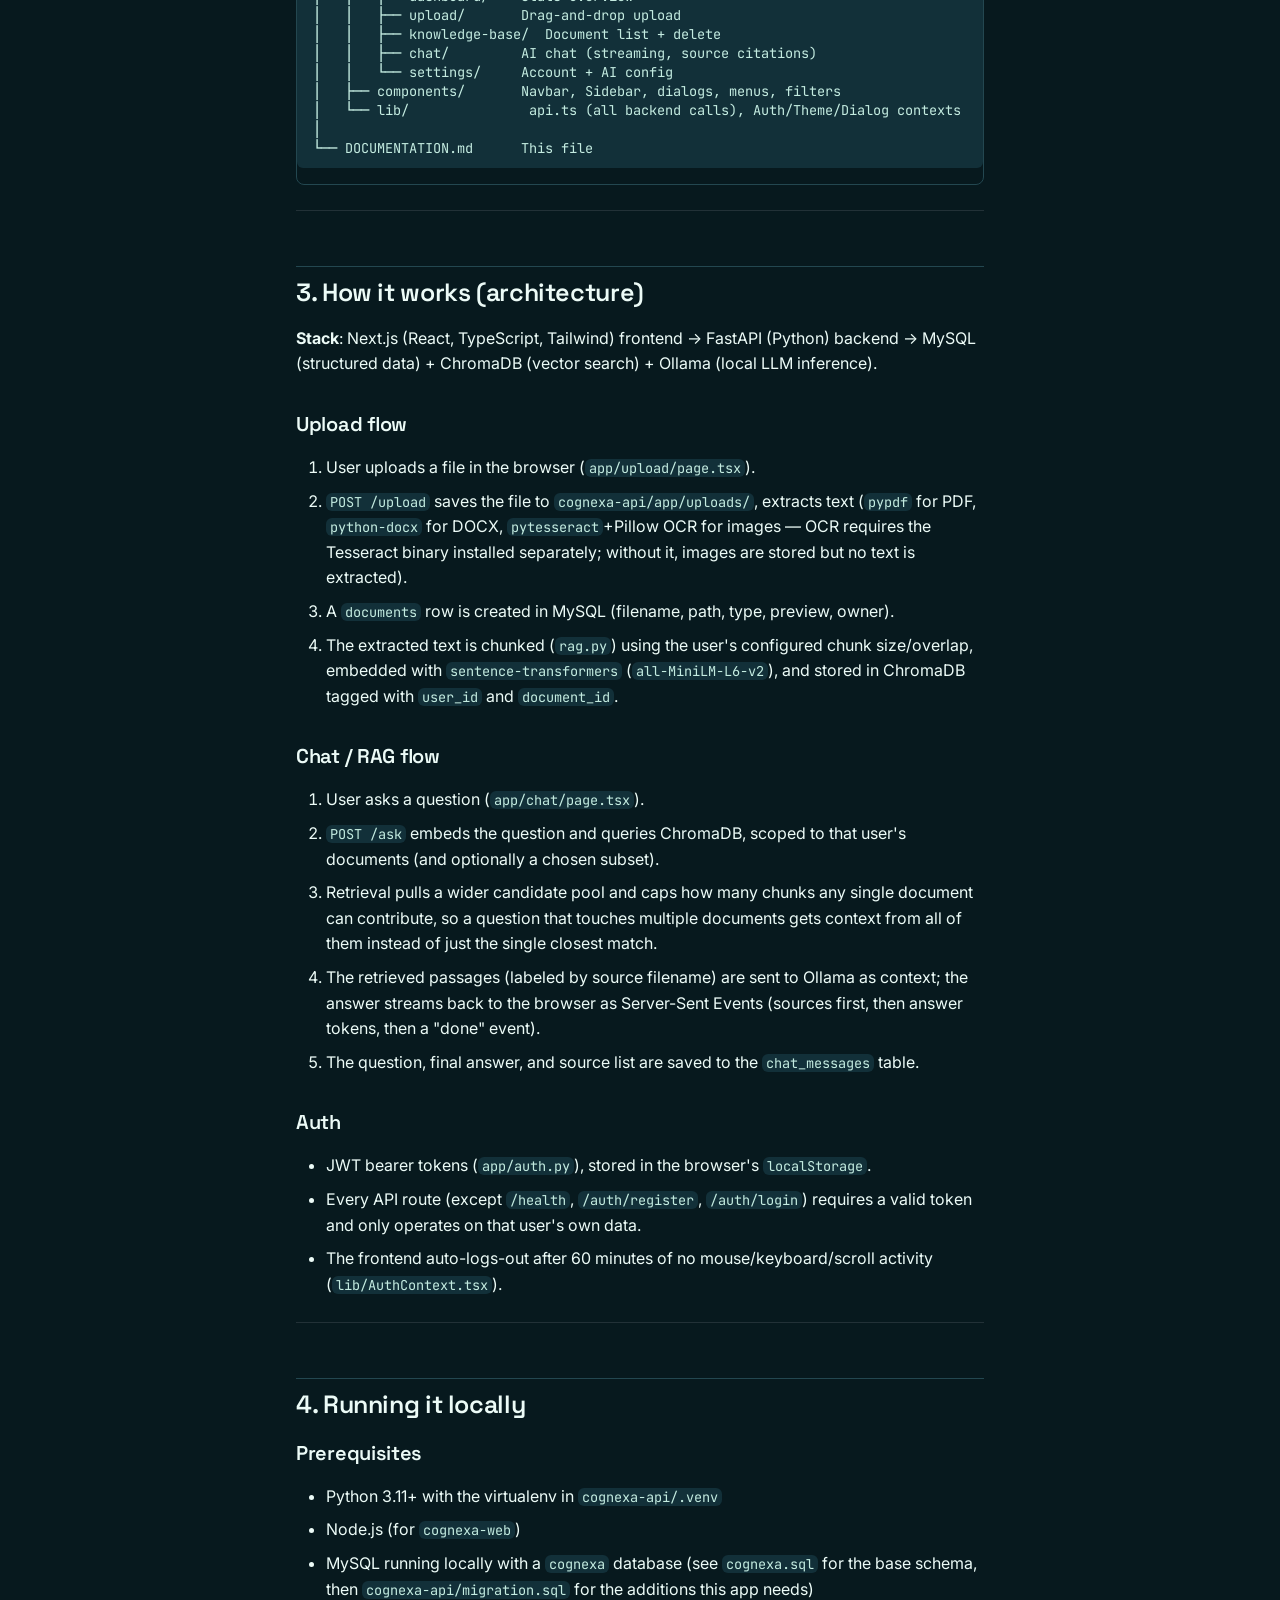
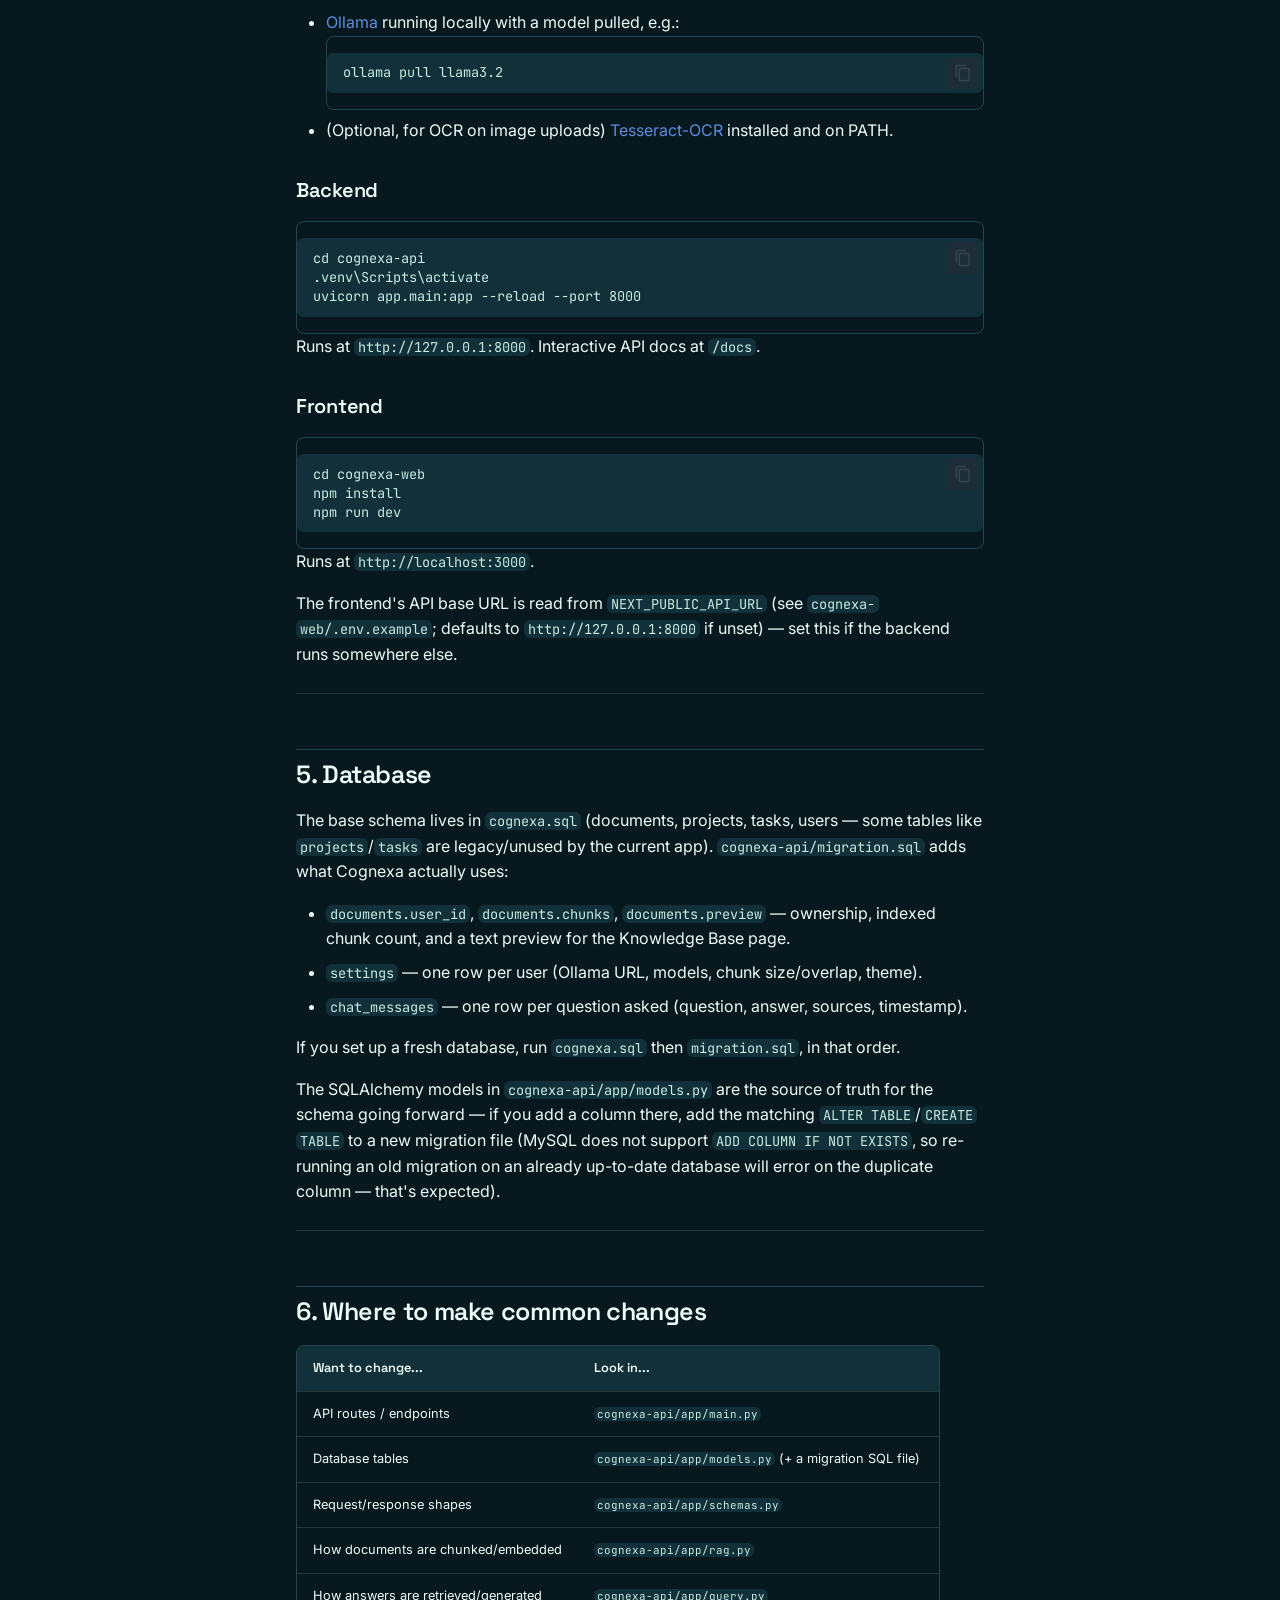
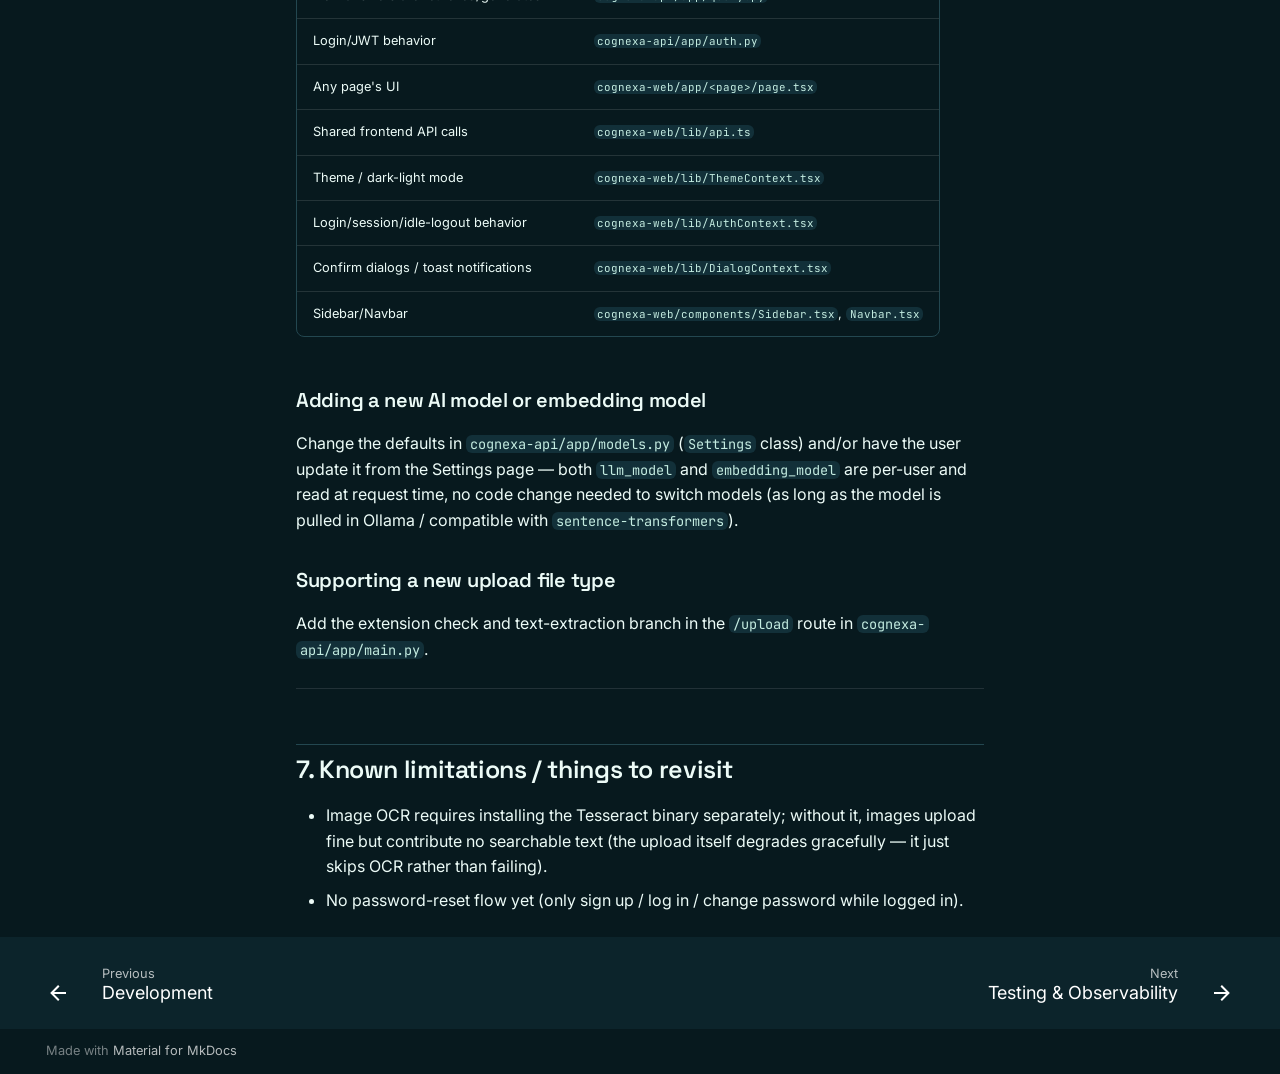
<file: rag-knowledgebase/index.html>
<!doctype html>
<html lang="en" class="no-js">
  <head>
    
      <meta charset="utf-8">
      <meta name="viewport" content="width=device-width,initial-scale=1">
      
        <meta name="description" content="Planning, architecture, development, RAG, and testing — one open-source, BYOK toolchain.">
      
      
      
      
        <link rel="prev" href="../development/">
      
      
        <link rel="next" href="../testing-observability/">
      
      
        
      
      
      <link rel="icon" href="../assets/images/favicon.png">
      <meta name="generator" content="mkdocs-1.6.1, mkdocs-material-9.7.7">
    
    
      
        <title>RAG Knowledgebase - AI SDLC Workflow — Week 2 Docs</title>
      
    
    
      <link rel="stylesheet" href="../assets/stylesheets/main.ec1eaa64.min.css">
      
        
        <link rel="stylesheet" href="../assets/stylesheets/palette.ab4e12ef.min.css">
      
      


    
    
      
    
    
      
        
        
        <link rel="preconnect" href="https://fonts.gstatic.com" crossorigin>
        <link rel="stylesheet" href="https://fonts.googleapis.com/css?family=Inter:300,300i,400,400i,700,700i%7CJetBrains+Mono:400,400i,700,700i&display=fallback">
        <style>:root{--md-text-font:"Inter";--md-code-font:"JetBrains Mono"}</style>
      
    
    
      <link rel="stylesheet" href="../stylesheets/extra.css">
    
    <script>__md_scope=new URL("..",location),__md_hash=e=>[...e].reduce(((e,_)=>(e<<5)-e+_.charCodeAt(0)),0),__md_get=(e,_=localStorage,t=__md_scope)=>JSON.parse(_.getItem(t.pathname+"."+e)),__md_set=(e,_,t=localStorage,a=__md_scope)=>{try{t.setItem(a.pathname+"."+e,JSON.stringify(_))}catch(e){}}</script>
    
      

    
    
  </head>
  
  
    
    
      
    
    
    
    
    <body dir="ltr" data-md-color-scheme="slate" data-md-color-primary="black" data-md-color-accent="green">
  
    
    <input class="md-toggle" data-md-toggle="drawer" type="checkbox" id="__drawer" autocomplete="off">
    <input class="md-toggle" data-md-toggle="search" type="checkbox" id="__search" autocomplete="off">
    <label class="md-overlay" for="__drawer"></label>
    <div data-md-component="skip">
      
        
        <a href="#cognexa-reymel" class="md-skip">
          Skip to content
        </a>
      
    </div>
    <div data-md-component="announce">
      
    </div>
    
    
      

  

<header class="md-header md-header--shadow" data-md-component="header">
  <nav class="md-header__inner md-grid" aria-label="Header">
    <a href=".." title="AI SDLC Workflow — Week 2 Docs" class="md-header__button md-logo" aria-label="AI SDLC Workflow — Week 2 Docs" data-md-component="logo">
      
  
  <svg xmlns="http://www.w3.org/2000/svg" viewBox="0 0 24 24"><path d="M12 8a3 3 0 0 0 3-3 3 3 0 0 0-3-3 3 3 0 0 0-3 3 3 3 0 0 0 3 3m0 3.54C9.64 9.35 6.5 8 3 8v11c3.5 0 6.64 1.35 9 3.54 2.36-2.19 5.5-3.54 9-3.54V8c-3.5 0-6.64 1.35-9 3.54"/></svg>

    </a>
    <label class="md-header__button md-icon" for="__drawer">
      
      <svg xmlns="http://www.w3.org/2000/svg" viewBox="0 0 24 24"><path d="M3 6h18v2H3zm0 5h18v2H3zm0 5h18v2H3z"/></svg>
    </label>
    <div class="md-header__title" data-md-component="header-title">
      <div class="md-header__ellipsis">
        <div class="md-header__topic">
          <span class="md-ellipsis">
            AI SDLC Workflow — Week 2 Docs
          </span>
        </div>
        <div class="md-header__topic" data-md-component="header-topic">
          <span class="md-ellipsis">
            
              RAG Knowledgebase
            
          </span>
        </div>
      </div>
    </div>
    
      
        <form class="md-header__option" data-md-component="palette">
  
    
    
    
    <input class="md-option" data-md-color-media="" data-md-color-scheme="slate" data-md-color-primary="black" data-md-color-accent="green"  aria-hidden="true"  type="radio" name="__palette" id="__palette_0">
    
  
</form>
      
    
    
      <script>var palette=__md_get("__palette");if(palette&&palette.color){if("(prefers-color-scheme)"===palette.color.media){var media=matchMedia("(prefers-color-scheme: light)"),input=document.querySelector(media.matches?"[data-md-color-media='(prefers-color-scheme: light)']":"[data-md-color-media='(prefers-color-scheme: dark)']");palette.color.media=input.getAttribute("data-md-color-media"),palette.color.scheme=input.getAttribute("data-md-color-scheme"),palette.color.primary=input.getAttribute("data-md-color-primary"),palette.color.accent=input.getAttribute("data-md-color-accent")}for(var[key,value]of Object.entries(palette.color))document.body.setAttribute("data-md-color-"+key,value)}</script>
    
    
    
      
      
        <label class="md-header__button md-icon" for="__search">
          
          <svg xmlns="http://www.w3.org/2000/svg" viewBox="0 0 24 24"><path d="M9.5 3A6.5 6.5 0 0 1 16 9.5c0 1.61-.59 3.09-1.56 4.23l.27.27h.79l5 5-1.5 1.5-5-5v-.79l-.27-.27A6.52 6.52 0 0 1 9.5 16 6.5 6.5 0 0 1 3 9.5 6.5 6.5 0 0 1 9.5 3m0 2C7 5 5 7 5 9.5S7 14 9.5 14 14 12 14 9.5 12 5 9.5 5"/></svg>
        </label>
        <div class="md-search" data-md-component="search" role="dialog">
  <label class="md-search__overlay" for="__search"></label>
  <div class="md-search__inner" role="search">
    <form class="md-search__form" name="search">
      <input type="text" class="md-search__input" name="query" aria-label="Search" placeholder="Search" autocapitalize="off" autocorrect="off" autocomplete="off" spellcheck="false" data-md-component="search-query" required>
      <label class="md-search__icon md-icon" for="__search">
        
        <svg xmlns="http://www.w3.org/2000/svg" viewBox="0 0 24 24"><path d="M9.5 3A6.5 6.5 0 0 1 16 9.5c0 1.61-.59 3.09-1.56 4.23l.27.27h.79l5 5-1.5 1.5-5-5v-.79l-.27-.27A6.52 6.52 0 0 1 9.5 16 6.5 6.5 0 0 1 3 9.5 6.5 6.5 0 0 1 9.5 3m0 2C7 5 5 7 5 9.5S7 14 9.5 14 14 12 14 9.5 12 5 9.5 5"/></svg>
        
        <svg xmlns="http://www.w3.org/2000/svg" viewBox="0 0 24 24"><path d="M20 11v2H8l5.5 5.5-1.42 1.42L4.16 12l7.92-7.92L13.5 5.5 8 11z"/></svg>
      </label>
      <nav class="md-search__options" aria-label="Search">
        
        <button type="reset" class="md-search__icon md-icon" title="Clear" aria-label="Clear" tabindex="-1">
          
          <svg xmlns="http://www.w3.org/2000/svg" viewBox="0 0 24 24"><path d="M19 6.41 17.59 5 12 10.59 6.41 5 5 6.41 10.59 12 5 17.59 6.41 19 12 13.41 17.59 19 19 17.59 13.41 12z"/></svg>
        </button>
      </nav>
      
        <div class="md-search__suggest" data-md-component="search-suggest"></div>
      
    </form>
    <div class="md-search__output">
      <div class="md-search__scrollwrap" tabindex="0" data-md-scrollfix>
        <div class="md-search-result" data-md-component="search-result">
          <div class="md-search-result__meta">
            Initializing search
          </div>
          <ol class="md-search-result__list" role="presentation"></ol>
        </div>
      </div>
    </div>
  </div>
</div>
      
    
    
  </nav>
  
</header>
    
    <div class="md-container" data-md-component="container">
      
      
        
          
        
      
      <main class="md-main" data-md-component="main">
        <div class="md-main__inner md-grid">
          
            
              
              <div class="md-sidebar md-sidebar--primary" data-md-component="sidebar" data-md-type="navigation" >
                <div class="md-sidebar__scrollwrap">
                  <div class="md-sidebar__inner">
                    



<nav class="md-nav md-nav--primary" aria-label="Navigation" data-md-level="0">
  <label class="md-nav__title" for="__drawer">
    <a href=".." title="AI SDLC Workflow — Week 2 Docs" class="md-nav__button md-logo" aria-label="AI SDLC Workflow — Week 2 Docs" data-md-component="logo">
      
  
  <svg xmlns="http://www.w3.org/2000/svg" viewBox="0 0 24 24"><path d="M12 8a3 3 0 0 0 3-3 3 3 0 0 0-3-3 3 3 0 0 0-3 3 3 3 0 0 0 3 3m0 3.54C9.64 9.35 6.5 8 3 8v11c3.5 0 6.64 1.35 9 3.54 2.36-2.19 5.5-3.54 9-3.54V8c-3.5 0-6.64 1.35-9 3.54"/></svg>

    </a>
    AI SDLC Workflow — Week 2 Docs
  </label>
  
  <ul class="md-nav__list" data-md-scrollfix>
    
      
      
  
  
  
  
    <li class="md-nav__item">
      <a href=".." class="md-nav__link">
        
  
  
  <span class="md-ellipsis">
    
  
    Home
  

    
  </span>
  
  

      </a>
    </li>
  

    
      
      
  
  
  
  
    <li class="md-nav__item">
      <a href="../pm-notes/" class="md-nav__link">
        
  
  
  <span class="md-ellipsis">
    
  
    PM + Documentation
  

    
  </span>
  
  

      </a>
    </li>
  

    
      
      
  
  
  
  
    <li class="md-nav__item">
      <a href="../architecture/" class="md-nav__link">
        
  
  
  <span class="md-ellipsis">
    
  
    Architecture
  

    
  </span>
  
  

      </a>
    </li>
  

    
      
      
  
  
  
  
    <li class="md-nav__item">
      <a href="../development/" class="md-nav__link">
        
  
  
  <span class="md-ellipsis">
    
  
    Development
  

    
  </span>
  
  

      </a>
    </li>
  

    
      
      
  
  
    
  
  
  
    <li class="md-nav__item md-nav__item--active">
      
      <input class="md-nav__toggle md-toggle" type="checkbox" id="__toc">
      
      
        
      
      
        <label class="md-nav__link md-nav__link--active" for="__toc">
          
  
  
  <span class="md-ellipsis">
    
  
    RAG Knowledgebase
  

    
  </span>
  
  

          <span class="md-nav__icon md-icon"></span>
        </label>
      
      <a href="./" class="md-nav__link md-nav__link--active">
        
  
  
  <span class="md-ellipsis">
    
  
    RAG Knowledgebase
  

    
  </span>
  
  

      </a>
      
        

<nav class="md-nav md-nav--secondary" aria-label="Table of contents">
  
  
  
    
  
  
    <label class="md-nav__title" for="__toc">
      <span class="md-nav__icon md-icon"></span>
      Table of contents
    </label>
    <ul class="md-nav__list" data-md-component="toc" data-md-scrollfix>
      
        <li class="md-nav__item">
  <a href="#1-what-it-does" class="md-nav__link">
    <span class="md-ellipsis">
      
        1. What it does
      
    </span>
  </a>
  
</li>
      
        <li class="md-nav__item">
  <a href="#2-project-layout" class="md-nav__link">
    <span class="md-ellipsis">
      
        2. Project layout
      
    </span>
  </a>
  
</li>
      
        <li class="md-nav__item">
  <a href="#3-how-it-works-architecture" class="md-nav__link">
    <span class="md-ellipsis">
      
        3. How it works (architecture)
      
    </span>
  </a>
  
    <nav class="md-nav" aria-label="3. How it works (architecture)">
      <ul class="md-nav__list">
        
          <li class="md-nav__item">
  <a href="#upload-flow" class="md-nav__link">
    <span class="md-ellipsis">
      
        Upload flow
      
    </span>
  </a>
  
</li>
        
          <li class="md-nav__item">
  <a href="#chat-rag-flow" class="md-nav__link">
    <span class="md-ellipsis">
      
        Chat / RAG flow
      
    </span>
  </a>
  
</li>
        
          <li class="md-nav__item">
  <a href="#auth" class="md-nav__link">
    <span class="md-ellipsis">
      
        Auth
      
    </span>
  </a>
  
</li>
        
      </ul>
    </nav>
  
</li>
      
        <li class="md-nav__item">
  <a href="#4-running-it-locally" class="md-nav__link">
    <span class="md-ellipsis">
      
        4. Running it locally
      
    </span>
  </a>
  
    <nav class="md-nav" aria-label="4. Running it locally">
      <ul class="md-nav__list">
        
          <li class="md-nav__item">
  <a href="#prerequisites" class="md-nav__link">
    <span class="md-ellipsis">
      
        Prerequisites
      
    </span>
  </a>
  
</li>
        
          <li class="md-nav__item">
  <a href="#backend" class="md-nav__link">
    <span class="md-ellipsis">
      
        Backend
      
    </span>
  </a>
  
</li>
        
          <li class="md-nav__item">
  <a href="#frontend" class="md-nav__link">
    <span class="md-ellipsis">
      
        Frontend
      
    </span>
  </a>
  
</li>
        
      </ul>
    </nav>
  
</li>
      
        <li class="md-nav__item">
  <a href="#5-database" class="md-nav__link">
    <span class="md-ellipsis">
      
        5. Database
      
    </span>
  </a>
  
</li>
      
        <li class="md-nav__item">
  <a href="#6-where-to-make-common-changes" class="md-nav__link">
    <span class="md-ellipsis">
      
        6. Where to make common changes
      
    </span>
  </a>
  
    <nav class="md-nav" aria-label="6. Where to make common changes">
      <ul class="md-nav__list">
        
          <li class="md-nav__item">
  <a href="#adding-a-new-ai-model-or-embedding-model" class="md-nav__link">
    <span class="md-ellipsis">
      
        Adding a new AI model or embedding model
      
    </span>
  </a>
  
</li>
        
          <li class="md-nav__item">
  <a href="#supporting-a-new-upload-file-type" class="md-nav__link">
    <span class="md-ellipsis">
      
        Supporting a new upload file type
      
    </span>
  </a>
  
</li>
        
      </ul>
    </nav>
  
</li>
      
        <li class="md-nav__item">
  <a href="#7-known-limitations-things-to-revisit" class="md-nav__link">
    <span class="md-ellipsis">
      
        7. Known limitations / things to revisit
      
    </span>
  </a>
  
</li>
      
    </ul>
  
</nav>
      
    </li>
  

    
      
      
  
  
  
  
    <li class="md-nav__item">
      <a href="../testing-observability/" class="md-nav__link">
        
  
  
  <span class="md-ellipsis">
    
  
    Testing & Observability
  

    
  </span>
  
  

      </a>
    </li>
  

    
  </ul>
</nav>
                  </div>
                </div>
              </div>
            
            
              
              <div class="md-sidebar md-sidebar--secondary" data-md-component="sidebar" data-md-type="toc" >
                <div class="md-sidebar__scrollwrap">
                  <div class="md-sidebar__inner">
                    

<nav class="md-nav md-nav--secondary" aria-label="Table of contents">
  
  
  
    
  
  
    <label class="md-nav__title" for="__toc">
      <span class="md-nav__icon md-icon"></span>
      Table of contents
    </label>
    <ul class="md-nav__list" data-md-component="toc" data-md-scrollfix>
      
        <li class="md-nav__item">
  <a href="#1-what-it-does" class="md-nav__link">
    <span class="md-ellipsis">
      
        1. What it does
      
    </span>
  </a>
  
</li>
      
        <li class="md-nav__item">
  <a href="#2-project-layout" class="md-nav__link">
    <span class="md-ellipsis">
      
        2. Project layout
      
    </span>
  </a>
  
</li>
      
        <li class="md-nav__item">
  <a href="#3-how-it-works-architecture" class="md-nav__link">
    <span class="md-ellipsis">
      
        3. How it works (architecture)
      
    </span>
  </a>
  
    <nav class="md-nav" aria-label="3. How it works (architecture)">
      <ul class="md-nav__list">
        
          <li class="md-nav__item">
  <a href="#upload-flow" class="md-nav__link">
    <span class="md-ellipsis">
      
        Upload flow
      
    </span>
  </a>
  
</li>
        
          <li class="md-nav__item">
  <a href="#chat-rag-flow" class="md-nav__link">
    <span class="md-ellipsis">
      
        Chat / RAG flow
      
    </span>
  </a>
  
</li>
        
          <li class="md-nav__item">
  <a href="#auth" class="md-nav__link">
    <span class="md-ellipsis">
      
        Auth
      
    </span>
  </a>
  
</li>
        
      </ul>
    </nav>
  
</li>
      
        <li class="md-nav__item">
  <a href="#4-running-it-locally" class="md-nav__link">
    <span class="md-ellipsis">
      
        4. Running it locally
      
    </span>
  </a>
  
    <nav class="md-nav" aria-label="4. Running it locally">
      <ul class="md-nav__list">
        
          <li class="md-nav__item">
  <a href="#prerequisites" class="md-nav__link">
    <span class="md-ellipsis">
      
        Prerequisites
      
    </span>
  </a>
  
</li>
        
          <li class="md-nav__item">
  <a href="#backend" class="md-nav__link">
    <span class="md-ellipsis">
      
        Backend
      
    </span>
  </a>
  
</li>
        
          <li class="md-nav__item">
  <a href="#frontend" class="md-nav__link">
    <span class="md-ellipsis">
      
        Frontend
      
    </span>
  </a>
  
</li>
        
      </ul>
    </nav>
  
</li>
      
        <li class="md-nav__item">
  <a href="#5-database" class="md-nav__link">
    <span class="md-ellipsis">
      
        5. Database
      
    </span>
  </a>
  
</li>
      
        <li class="md-nav__item">
  <a href="#6-where-to-make-common-changes" class="md-nav__link">
    <span class="md-ellipsis">
      
        6. Where to make common changes
      
    </span>
  </a>
  
    <nav class="md-nav" aria-label="6. Where to make common changes">
      <ul class="md-nav__list">
        
          <li class="md-nav__item">
  <a href="#adding-a-new-ai-model-or-embedding-model" class="md-nav__link">
    <span class="md-ellipsis">
      
        Adding a new AI model or embedding model
      
    </span>
  </a>
  
</li>
        
          <li class="md-nav__item">
  <a href="#supporting-a-new-upload-file-type" class="md-nav__link">
    <span class="md-ellipsis">
      
        Supporting a new upload file type
      
    </span>
  </a>
  
</li>
        
      </ul>
    </nav>
  
</li>
      
        <li class="md-nav__item">
  <a href="#7-known-limitations-things-to-revisit" class="md-nav__link">
    <span class="md-ellipsis">
      
        7. Known limitations / things to revisit
      
    </span>
  </a>
  
</li>
      
    </ul>
  
</nav>
                  </div>
                </div>
              </div>
            
          
          
            <div class="md-content" data-md-component="content">
              
              <article class="md-content__inner md-typeset">
                
                  



<h1 id="cognexa-reymel">Cognexa <span class="owner-badge" data-owner="reymel">Reymel</span><a class="headerlink" href="#cognexa-reymel" title="Permanent link">&para;</a></h1>
<p>Cognexa is a self-hosted AI knowledge base. Users upload documents (PDF, DOCX,
images), the system indexes them for semantic search, and a chat interface
lets users ask questions answered by a local LLM (via Ollama) using
Retrieval-Augmented Generation (RAG) over their own uploaded documents.</p>
<p>This document covers what the app does, how it's built, how to run it, and
where to make changes.</p>
<hr />
<h2 id="1-what-it-does">1. What it does<a class="headerlink" href="#1-what-it-does" title="Permanent link">&para;</a></h2>
<ul>
<li><strong>Accounts</strong> — each user registers/logs in and only sees their own documents,
  chat history, and settings.</li>
<li><strong>Upload</strong> — PDF, DOCX, JPG, and PNG files are uploaded, text is extracted,
  split into chunks, embedded, and stored in a vector database.</li>
<li><strong>Knowledge Base</strong> — lists every uploaded document with a text preview,
  chunk count, and upload date. Documents can be deleted (removes both the
  database record and its indexed chunks).</li>
<li><strong>AI Chat</strong> — ask a question and it is answered using Retrieval-Augmented
  Generation: the system searches across <strong>all</strong> of the user's indexed
  documents, pulls the most relevant passages (from multiple documents if
  relevant), sends them to the LLM as context, and streams the answer back
  token-by-token. Every answer lists which document(s) it drew from. Users can
  optionally narrow the search to specific documents via the "Search scope"
  filter (all documents are included by default; unchecking one excludes it).</li>
<li><strong>Dashboard</strong> — live stats (documents, indexed chunks, questions asked
  today, storage used) plus recent uploads/conversations and quick actions.</li>
<li><strong>Settings</strong> — per-user AI configuration (Ollama URL, LLM model, embedding
  model, chunk size/overlap) and account details (name, password). Appearance
  (light/dark) is toggled from the navbar and persists per device.</li>
<li><strong>Security</strong> — passwords are hashed (bcrypt), auth uses JWT bearer tokens,
  and the session auto-logs-out after 1 hour of inactivity.</li>
</ul>
<hr />
<h2 id="2-project-layout">2. Project layout<a class="headerlink" href="#2-project-layout" title="Permanent link">&para;</a></h2>
<div class="language-text highlight"><pre><span></span><code><span id="__span-0-1"><a id="__codelineno-0-1" name="__codelineno-0-1" href="#__codelineno-0-1"></a>Cognexa/
</span><span id="__span-0-2"><a id="__codelineno-0-2" name="__codelineno-0-2" href="#__codelineno-0-2"></a>├── cognexa-api/          FastAPI backend
</span><span id="__span-0-3"><a id="__codelineno-0-3" name="__codelineno-0-3" href="#__codelineno-0-3"></a>│   ├── app/
</span><span id="__span-0-4"><a id="__codelineno-0-4" name="__codelineno-0-4" href="#__codelineno-0-4"></a>│   │   ├── main.py       All API routes
</span><span id="__span-0-5"><a id="__codelineno-0-5" name="__codelineno-0-5" href="#__codelineno-0-5"></a>│   │   ├── models.py     SQLAlchemy models (MySQL)
</span><span id="__span-0-6"><a id="__codelineno-0-6" name="__codelineno-0-6" href="#__codelineno-0-6"></a>│   │   ├── schemas.py    Pydantic request/response schemas
</span><span id="__span-0-7"><a id="__codelineno-0-7" name="__codelineno-0-7" href="#__codelineno-0-7"></a>│   │   ├── auth.py       Password hashing + JWT
</span><span id="__span-0-8"><a id="__codelineno-0-8" name="__codelineno-0-8" href="#__codelineno-0-8"></a>│   │   ├── database.py   SQLAlchemy engine/session
</span><span id="__span-0-9"><a id="__codelineno-0-9" name="__codelineno-0-9" href="#__codelineno-0-9"></a>│   │   ├── rag.py        Chunking + ChromaDB embedding storage
</span><span id="__span-0-10"><a id="__codelineno-0-10" name="__codelineno-0-10" href="#__codelineno-0-10"></a>│   │   ├── query.py      RAG retrieval + Ollama chat (streaming)
</span><span id="__span-0-11"><a id="__codelineno-0-11" name="__codelineno-0-11" href="#__codelineno-0-11"></a>│   │   ├── uploads/      Uploaded files are saved here
</span><span id="__span-0-12"><a id="__codelineno-0-12" name="__codelineno-0-12" href="#__codelineno-0-12"></a>│   │   └── vector_db/    ChromaDB persistent storage
</span><span id="__span-0-13"><a id="__codelineno-0-13" name="__codelineno-0-13" href="#__codelineno-0-13"></a>│   ├── migration.sql     Schema migration reference (see §5)
</span><span id="__span-0-14"><a id="__codelineno-0-14" name="__codelineno-0-14" href="#__codelineno-0-14"></a>│   └── requirements.txt  Python dependencies
</span><span id="__span-0-15"><a id="__codelineno-0-15" name="__codelineno-0-15" href="#__codelineno-0-15"></a>│
</span><span id="__span-0-16"><a id="__codelineno-0-16" name="__codelineno-0-16" href="#__codelineno-0-16"></a>├── cognexa-web/          Next.js frontend
</span><span id="__span-0-17"><a id="__codelineno-0-17" name="__codelineno-0-17" href="#__codelineno-0-17"></a>│   ├── app/
</span><span id="__span-0-18"><a id="__codelineno-0-18" name="__codelineno-0-18" href="#__codelineno-0-18"></a>│   │   ├── login/        Login &amp; register
</span><span id="__span-0-19"><a id="__codelineno-0-19" name="__codelineno-0-19" href="#__codelineno-0-19"></a>│   │   ├── dashboard/    Stats overview
</span><span id="__span-0-20"><a id="__codelineno-0-20" name="__codelineno-0-20" href="#__codelineno-0-20"></a>│   │   ├── upload/       Drag-and-drop upload
</span><span id="__span-0-21"><a id="__codelineno-0-21" name="__codelineno-0-21" href="#__codelineno-0-21"></a>│   │   ├── knowledge-base/  Document list + delete
</span><span id="__span-0-22"><a id="__codelineno-0-22" name="__codelineno-0-22" href="#__codelineno-0-22"></a>│   │   ├── chat/         AI chat (streaming, source citations)
</span><span id="__span-0-23"><a id="__codelineno-0-23" name="__codelineno-0-23" href="#__codelineno-0-23"></a>│   │   └── settings/     Account + AI config
</span><span id="__span-0-24"><a id="__codelineno-0-24" name="__codelineno-0-24" href="#__codelineno-0-24"></a>│   ├── components/       Navbar, Sidebar, dialogs, menus, filters
</span><span id="__span-0-25"><a id="__codelineno-0-25" name="__codelineno-0-25" href="#__codelineno-0-25"></a>│   └── lib/               api.ts (all backend calls), Auth/Theme/Dialog contexts
</span><span id="__span-0-26"><a id="__codelineno-0-26" name="__codelineno-0-26" href="#__codelineno-0-26"></a>│
</span><span id="__span-0-27"><a id="__codelineno-0-27" name="__codelineno-0-27" href="#__codelineno-0-27"></a>└── DOCUMENTATION.md      This file
</span></code></pre></div>
<hr />
<h2 id="3-how-it-works-architecture">3. How it works (architecture)<a class="headerlink" href="#3-how-it-works-architecture" title="Permanent link">&para;</a></h2>
<p><strong>Stack</strong>: Next.js (React, TypeScript, Tailwind) frontend → FastAPI (Python)
backend → MySQL (structured data) + ChromaDB (vector search) + Ollama (local
LLM inference).</p>
<h3 id="upload-flow">Upload flow<a class="headerlink" href="#upload-flow" title="Permanent link">&para;</a></h3>
<ol>
<li>User uploads a file in the browser (<code>app/upload/page.tsx</code>).</li>
<li><code>POST /upload</code> saves the file to <code>cognexa-api/app/uploads/</code>, extracts text
   (<code>pypdf</code> for PDF, <code>python-docx</code> for DOCX, <code>pytesseract</code>+Pillow OCR for
   images — OCR requires the Tesseract binary installed separately; without
   it, images are stored but no text is extracted).</li>
<li>A <code>documents</code> row is created in MySQL (filename, path, type, preview,
   owner).</li>
<li>The extracted text is chunked (<code>rag.py</code>) using the user's configured chunk
   size/overlap, embedded with <code>sentence-transformers</code> (<code>all-MiniLM-L6-v2</code>),
   and stored in ChromaDB tagged with <code>user_id</code> and <code>document_id</code>.</li>
</ol>
<h3 id="chat-rag-flow">Chat / RAG flow<a class="headerlink" href="#chat-rag-flow" title="Permanent link">&para;</a></h3>
<ol>
<li>User asks a question (<code>app/chat/page.tsx</code>).</li>
<li><code>POST /ask</code> embeds the question and queries ChromaDB, scoped to that
   user's documents (and optionally a chosen subset).</li>
<li>Retrieval pulls a wider candidate pool and caps how many chunks any single
   document can contribute, so a question that touches multiple documents
   gets context from all of them instead of just the single closest match.</li>
<li>The retrieved passages (labeled by source filename) are sent to Ollama as
   context; the answer streams back to the browser as Server-Sent Events
   (sources first, then answer tokens, then a "done" event).</li>
<li>The question, final answer, and source list are saved to the
   <code>chat_messages</code> table.</li>
</ol>
<h3 id="auth">Auth<a class="headerlink" href="#auth" title="Permanent link">&para;</a></h3>
<ul>
<li>JWT bearer tokens (<code>app/auth.py</code>), stored in the browser's <code>localStorage</code>.</li>
<li>Every API route (except <code>/health</code>, <code>/auth/register</code>, <code>/auth/login</code>)
  requires a valid token and only operates on that user's own data.</li>
<li>The frontend auto-logs-out after 60 minutes of no mouse/keyboard/scroll
  activity (<code>lib/AuthContext.tsx</code>).</li>
</ul>
<hr />
<h2 id="4-running-it-locally">4. Running it locally<a class="headerlink" href="#4-running-it-locally" title="Permanent link">&para;</a></h2>
<h3 id="prerequisites">Prerequisites<a class="headerlink" href="#prerequisites" title="Permanent link">&para;</a></h3>
<ul>
<li>Python 3.11+ with the virtualenv in <code>cognexa-api/.venv</code></li>
<li>Node.js (for <code>cognexa-web</code>)</li>
<li>MySQL running locally with a <code>cognexa</code> database (see <code>cognexa.sql</code> for the
  base schema, then <code>cognexa-api/migration.sql</code> for the additions this app
  needs)</li>
<li><a href="https://ollama.com">Ollama</a> running locally with a model pulled, e.g.:
  <div class="language-text highlight"><pre><span></span><code><span id="__span-1-1"><a id="__codelineno-1-1" name="__codelineno-1-1" href="#__codelineno-1-1"></a>ollama pull llama3.2
</span></code></pre></div></li>
<li>(Optional, for OCR on image uploads) <a href="https://github.com/tesseract-ocr/tesseract">Tesseract-OCR</a>
  installed and on PATH.</li>
</ul>
<h3 id="backend">Backend<a class="headerlink" href="#backend" title="Permanent link">&para;</a></h3>
<p><div class="language-text highlight"><pre><span></span><code><span id="__span-2-1"><a id="__codelineno-2-1" name="__codelineno-2-1" href="#__codelineno-2-1"></a>cd cognexa-api
</span><span id="__span-2-2"><a id="__codelineno-2-2" name="__codelineno-2-2" href="#__codelineno-2-2"></a>.venv\Scripts\activate
</span><span id="__span-2-3"><a id="__codelineno-2-3" name="__codelineno-2-3" href="#__codelineno-2-3"></a>uvicorn app.main:app --reload --port 8000
</span></code></pre></div>
Runs at <code>http://127.0.0.1:8000</code>. Interactive API docs at <code>/docs</code>.</p>
<h3 id="frontend">Frontend<a class="headerlink" href="#frontend" title="Permanent link">&para;</a></h3>
<p><div class="language-text highlight"><pre><span></span><code><span id="__span-3-1"><a id="__codelineno-3-1" name="__codelineno-3-1" href="#__codelineno-3-1"></a>cd cognexa-web
</span><span id="__span-3-2"><a id="__codelineno-3-2" name="__codelineno-3-2" href="#__codelineno-3-2"></a>npm install
</span><span id="__span-3-3"><a id="__codelineno-3-3" name="__codelineno-3-3" href="#__codelineno-3-3"></a>npm run dev
</span></code></pre></div>
Runs at <code>http://localhost:3000</code>.</p>
<p>The frontend's API base URL is read from <code>NEXT_PUBLIC_API_URL</code> (see
<code>cognexa-web/.env.example</code>; defaults to <code>http://127.0.0.1:8000</code> if unset) —
set this if the backend runs somewhere else.</p>
<hr />
<h2 id="5-database">5. Database<a class="headerlink" href="#5-database" title="Permanent link">&para;</a></h2>
<p>The base schema lives in <code>cognexa.sql</code> (documents, projects, tasks, users —
some tables like <code>projects</code>/<code>tasks</code> are legacy/unused by the current app).
<code>cognexa-api/migration.sql</code> adds what Cognexa actually uses:</p>
<ul>
<li><code>documents.user_id</code>, <code>documents.chunks</code>, <code>documents.preview</code> — ownership,
  indexed chunk count, and a text preview for the Knowledge Base page.</li>
<li><code>settings</code> — one row per user (Ollama URL, models, chunk size/overlap,
  theme).</li>
<li><code>chat_messages</code> — one row per question asked (question, answer, sources,
  timestamp).</li>
</ul>
<p>If you set up a fresh database, run <code>cognexa.sql</code> then <code>migration.sql</code>, in
that order.</p>
<p>The SQLAlchemy models in <code>cognexa-api/app/models.py</code> are the source of truth
for the schema going forward — if you add a column there, add the matching
<code>ALTER TABLE</code>/<code>CREATE TABLE</code> to a new migration file (MySQL does not support
<code>ADD COLUMN IF NOT EXISTS</code>, so re-running an old migration on an already
up-to-date database will error on the duplicate column — that's expected).</p>
<hr />
<h2 id="6-where-to-make-common-changes">6. Where to make common changes<a class="headerlink" href="#6-where-to-make-common-changes" title="Permanent link">&para;</a></h2>
<table>
<thead>
<tr>
<th>Want to change...</th>
<th>Look in...</th>
</tr>
</thead>
<tbody>
<tr>
<td>API routes / endpoints</td>
<td><code>cognexa-api/app/main.py</code></td>
</tr>
<tr>
<td>Database tables</td>
<td><code>cognexa-api/app/models.py</code> (+ a migration SQL file)</td>
</tr>
<tr>
<td>Request/response shapes</td>
<td><code>cognexa-api/app/schemas.py</code></td>
</tr>
<tr>
<td>How documents are chunked/embedded</td>
<td><code>cognexa-api/app/rag.py</code></td>
</tr>
<tr>
<td>How answers are retrieved/generated</td>
<td><code>cognexa-api/app/query.py</code></td>
</tr>
<tr>
<td>Login/JWT behavior</td>
<td><code>cognexa-api/app/auth.py</code></td>
</tr>
<tr>
<td>Any page's UI</td>
<td><code>cognexa-web/app/&lt;page&gt;/page.tsx</code></td>
</tr>
<tr>
<td>Shared frontend API calls</td>
<td><code>cognexa-web/lib/api.ts</code></td>
</tr>
<tr>
<td>Theme / dark-light mode</td>
<td><code>cognexa-web/lib/ThemeContext.tsx</code></td>
</tr>
<tr>
<td>Login/session/idle-logout behavior</td>
<td><code>cognexa-web/lib/AuthContext.tsx</code></td>
</tr>
<tr>
<td>Confirm dialogs / toast notifications</td>
<td><code>cognexa-web/lib/DialogContext.tsx</code></td>
</tr>
<tr>
<td>Sidebar/Navbar</td>
<td><code>cognexa-web/components/Sidebar.tsx</code>, <code>Navbar.tsx</code></td>
</tr>
</tbody>
</table>
<h3 id="adding-a-new-ai-model-or-embedding-model">Adding a new AI model or embedding model<a class="headerlink" href="#adding-a-new-ai-model-or-embedding-model" title="Permanent link">&para;</a></h3>
<p>Change the defaults in <code>cognexa-api/app/models.py</code> (<code>Settings</code> class) and/or
have the user update it from the Settings page — both <code>llm_model</code> and
<code>embedding_model</code> are per-user and read at request time, no code change
needed to switch models (as long as the model is pulled in Ollama /
compatible with <code>sentence-transformers</code>).</p>
<h3 id="supporting-a-new-upload-file-type">Supporting a new upload file type<a class="headerlink" href="#supporting-a-new-upload-file-type" title="Permanent link">&para;</a></h3>
<p>Add the extension check and text-extraction branch in the <code>/upload</code> route in
<code>cognexa-api/app/main.py</code>.</p>
<hr />
<h2 id="7-known-limitations-things-to-revisit">7. Known limitations / things to revisit<a class="headerlink" href="#7-known-limitations-things-to-revisit" title="Permanent link">&para;</a></h2>
<ul>
<li>Image OCR requires installing the Tesseract binary separately; without it,
  images upload fine but contribute no searchable text (the upload itself
  degrades gracefully — it just skips OCR rather than failing).</li>
<li>No password-reset flow yet (only sign up / log in / change password while
  logged in).</li>
</ul>












                
              </article>
            </div>
          
          
<script>var target=document.getElementById(location.hash.slice(1));target&&target.name&&(target.checked=target.name.startsWith("__tabbed_"))</script>
        </div>
        
          <button type="button" class="md-top md-icon" data-md-component="top" hidden>
  
  <svg xmlns="http://www.w3.org/2000/svg" viewBox="0 0 24 24"><path d="M13 20h-2V8l-5.5 5.5-1.42-1.42L12 4.16l7.92 7.92-1.42 1.42L13 8z"/></svg>
  Back to top
</button>
        
      </main>
      
        <footer class="md-footer">
  
    
      
      <nav class="md-footer__inner md-grid" aria-label="Footer" >
        
          
          <a href="../development/" class="md-footer__link md-footer__link--prev" aria-label="Previous: Development">
            <div class="md-footer__button md-icon">
              
              <svg xmlns="http://www.w3.org/2000/svg" viewBox="0 0 24 24"><path d="M20 11v2H8l5.5 5.5-1.42 1.42L4.16 12l7.92-7.92L13.5 5.5 8 11z"/></svg>
            </div>
            <div class="md-footer__title">
              <span class="md-footer__direction">
                Previous
              </span>
              <div class="md-ellipsis">
                Development
              </div>
            </div>
          </a>
        
        
          
          <a href="../testing-observability/" class="md-footer__link md-footer__link--next" aria-label="Next: Testing &amp; Observability">
            <div class="md-footer__title">
              <span class="md-footer__direction">
                Next
              </span>
              <div class="md-ellipsis">
                Testing & Observability
              </div>
            </div>
            <div class="md-footer__button md-icon">
              
              <svg xmlns="http://www.w3.org/2000/svg" viewBox="0 0 24 24"><path d="M4 11v2h12l-5.5 5.5 1.42 1.42L19.84 12l-7.92-7.92L10.5 5.5 16 11z"/></svg>
            </div>
          </a>
        
      </nav>
    
  
  <div class="md-footer-meta md-typeset">
    <div class="md-footer-meta__inner md-grid">
      <div class="md-copyright">
  
  
    Made with
    <a href="https://squidfunk.github.io/mkdocs-material/" target="_blank" rel="noopener">
      Material for MkDocs
    </a>
  
</div>
      
    </div>
  </div>
</footer>
      
    </div>
    <div class="md-dialog" data-md-component="dialog">
      <div class="md-dialog__inner md-typeset"></div>
    </div>
    
    
    
      
      
      <script id="__config" type="application/json">{"annotate": null, "base": "..", "features": ["navigation.sections", "navigation.expand", "navigation.indexes", "navigation.top", "navigation.instant", "navigation.footer", "search.suggest", "search.highlight", "content.code.copy", "content.code.annotate", "content.tooltips", "toc.follow"], "search": "../assets/javascripts/workers/search.2c215733.min.js", "tags": null, "translations": {"clipboard.copied": "Copied to clipboard", "clipboard.copy": "Copy to clipboard", "search.result.more.one": "1 more on this page", "search.result.more.other": "# more on this page", "search.result.none": "No matching documents", "search.result.one": "1 matching document", "search.result.other": "# matching documents", "search.result.placeholder": "Type to start searching", "search.result.term.missing": "Missing", "select.version": "Select version"}, "version": null}</script>
    
    
      <script src="../assets/javascripts/bundle.d7400e89.min.js"></script>
      
    
  </body>
</html>
</file>
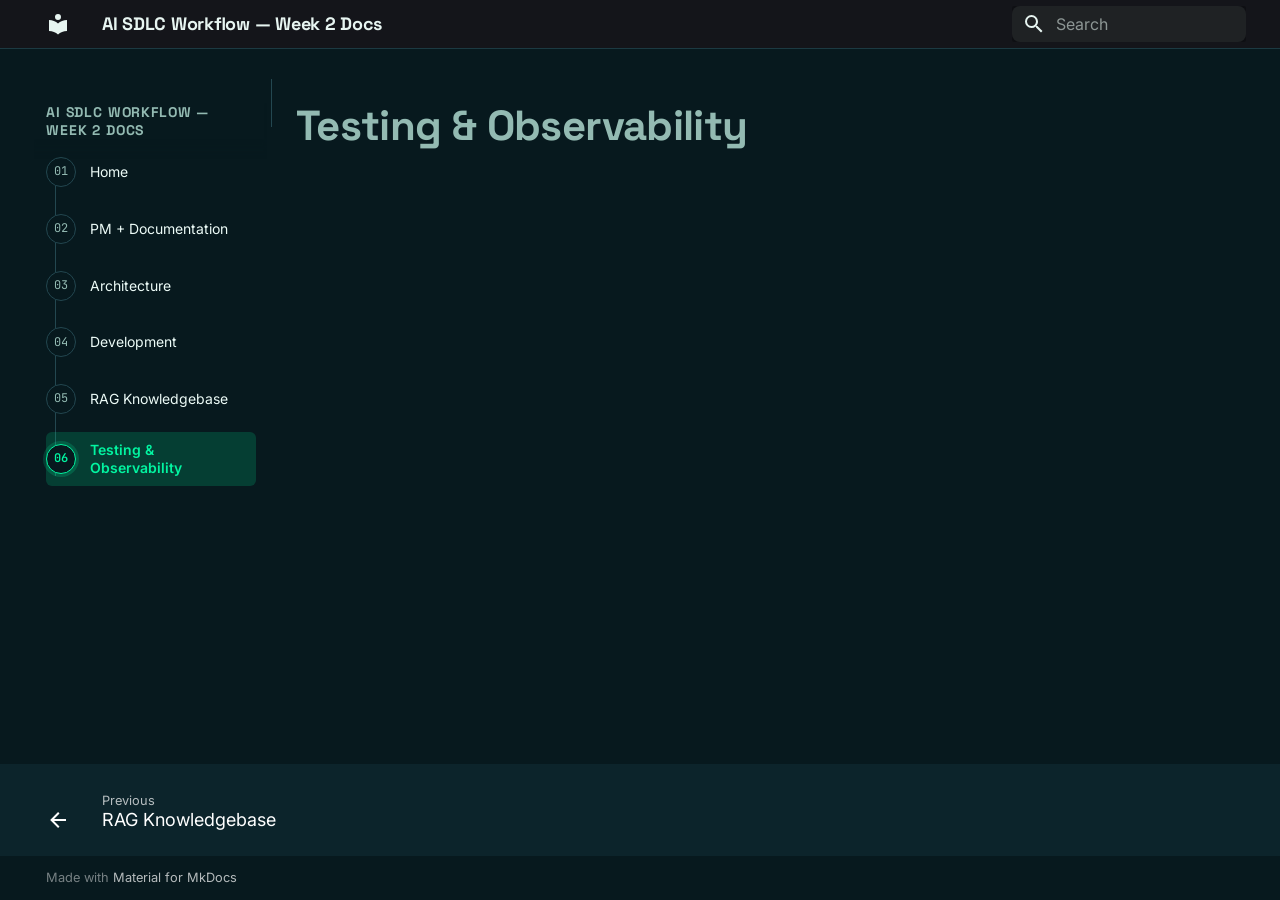
<file: testing-observability/index.html>
<!doctype html>
<html lang="en" class="no-js">
  <head>
    
      <meta charset="utf-8">
      <meta name="viewport" content="width=device-width,initial-scale=1">
      
        <meta name="description" content="Planning, architecture, development, RAG, and testing — one open-source, BYOK toolchain.">
      
      
      
      
        <link rel="prev" href="../rag-knowledgebase/">
      
      
      
        
      
      
      <link rel="icon" href="../assets/images/favicon.png">
      <meta name="generator" content="mkdocs-1.6.1, mkdocs-material-9.7.7">
    
    
      
        <title>Testing & Observability - AI SDLC Workflow — Week 2 Docs</title>
      
    
    
      <link rel="stylesheet" href="../assets/stylesheets/main.ec1eaa64.min.css">
      
        
        <link rel="stylesheet" href="../assets/stylesheets/palette.ab4e12ef.min.css">
      
      


    
    
      
    
    
      
        
        
        <link rel="preconnect" href="https://fonts.gstatic.com" crossorigin>
        <link rel="stylesheet" href="https://fonts.googleapis.com/css?family=Inter:300,300i,400,400i,700,700i%7CJetBrains+Mono:400,400i,700,700i&display=fallback">
        <style>:root{--md-text-font:"Inter";--md-code-font:"JetBrains Mono"}</style>
      
    
    
      <link rel="stylesheet" href="../stylesheets/extra.css">
    
    <script>__md_scope=new URL("..",location),__md_hash=e=>[...e].reduce(((e,_)=>(e<<5)-e+_.charCodeAt(0)),0),__md_get=(e,_=localStorage,t=__md_scope)=>JSON.parse(_.getItem(t.pathname+"."+e)),__md_set=(e,_,t=localStorage,a=__md_scope)=>{try{t.setItem(a.pathname+"."+e,JSON.stringify(_))}catch(e){}}</script>
    
      

    
    
  </head>
  
  
    
    
      
    
    
    
    
    <body dir="ltr" data-md-color-scheme="slate" data-md-color-primary="black" data-md-color-accent="green">
  
    
    <input class="md-toggle" data-md-toggle="drawer" type="checkbox" id="__drawer" autocomplete="off">
    <input class="md-toggle" data-md-toggle="search" type="checkbox" id="__search" autocomplete="off">
    <label class="md-overlay" for="__drawer"></label>
    <div data-md-component="skip">
      
    </div>
    <div data-md-component="announce">
      
    </div>
    
    
      

  

<header class="md-header md-header--shadow" data-md-component="header">
  <nav class="md-header__inner md-grid" aria-label="Header">
    <a href=".." title="AI SDLC Workflow — Week 2 Docs" class="md-header__button md-logo" aria-label="AI SDLC Workflow — Week 2 Docs" data-md-component="logo">
      
  
  <svg xmlns="http://www.w3.org/2000/svg" viewBox="0 0 24 24"><path d="M12 8a3 3 0 0 0 3-3 3 3 0 0 0-3-3 3 3 0 0 0-3 3 3 3 0 0 0 3 3m0 3.54C9.64 9.35 6.5 8 3 8v11c3.5 0 6.64 1.35 9 3.54 2.36-2.19 5.5-3.54 9-3.54V8c-3.5 0-6.64 1.35-9 3.54"/></svg>

    </a>
    <label class="md-header__button md-icon" for="__drawer">
      
      <svg xmlns="http://www.w3.org/2000/svg" viewBox="0 0 24 24"><path d="M3 6h18v2H3zm0 5h18v2H3zm0 5h18v2H3z"/></svg>
    </label>
    <div class="md-header__title" data-md-component="header-title">
      <div class="md-header__ellipsis">
        <div class="md-header__topic">
          <span class="md-ellipsis">
            AI SDLC Workflow — Week 2 Docs
          </span>
        </div>
        <div class="md-header__topic" data-md-component="header-topic">
          <span class="md-ellipsis">
            
              Testing & Observability
            
          </span>
        </div>
      </div>
    </div>
    
      
        <form class="md-header__option" data-md-component="palette">
  
    
    
    
    <input class="md-option" data-md-color-media="" data-md-color-scheme="slate" data-md-color-primary="black" data-md-color-accent="green"  aria-hidden="true"  type="radio" name="__palette" id="__palette_0">
    
  
</form>
      
    
    
      <script>var palette=__md_get("__palette");if(palette&&palette.color){if("(prefers-color-scheme)"===palette.color.media){var media=matchMedia("(prefers-color-scheme: light)"),input=document.querySelector(media.matches?"[data-md-color-media='(prefers-color-scheme: light)']":"[data-md-color-media='(prefers-color-scheme: dark)']");palette.color.media=input.getAttribute("data-md-color-media"),palette.color.scheme=input.getAttribute("data-md-color-scheme"),palette.color.primary=input.getAttribute("data-md-color-primary"),palette.color.accent=input.getAttribute("data-md-color-accent")}for(var[key,value]of Object.entries(palette.color))document.body.setAttribute("data-md-color-"+key,value)}</script>
    
    
    
      
      
        <label class="md-header__button md-icon" for="__search">
          
          <svg xmlns="http://www.w3.org/2000/svg" viewBox="0 0 24 24"><path d="M9.5 3A6.5 6.5 0 0 1 16 9.5c0 1.61-.59 3.09-1.56 4.23l.27.27h.79l5 5-1.5 1.5-5-5v-.79l-.27-.27A6.52 6.52 0 0 1 9.5 16 6.5 6.5 0 0 1 3 9.5 6.5 6.5 0 0 1 9.5 3m0 2C7 5 5 7 5 9.5S7 14 9.5 14 14 12 14 9.5 12 5 9.5 5"/></svg>
        </label>
        <div class="md-search" data-md-component="search" role="dialog">
  <label class="md-search__overlay" for="__search"></label>
  <div class="md-search__inner" role="search">
    <form class="md-search__form" name="search">
      <input type="text" class="md-search__input" name="query" aria-label="Search" placeholder="Search" autocapitalize="off" autocorrect="off" autocomplete="off" spellcheck="false" data-md-component="search-query" required>
      <label class="md-search__icon md-icon" for="__search">
        
        <svg xmlns="http://www.w3.org/2000/svg" viewBox="0 0 24 24"><path d="M9.5 3A6.5 6.5 0 0 1 16 9.5c0 1.61-.59 3.09-1.56 4.23l.27.27h.79l5 5-1.5 1.5-5-5v-.79l-.27-.27A6.52 6.52 0 0 1 9.5 16 6.5 6.5 0 0 1 3 9.5 6.5 6.5 0 0 1 9.5 3m0 2C7 5 5 7 5 9.5S7 14 9.5 14 14 12 14 9.5 12 5 9.5 5"/></svg>
        
        <svg xmlns="http://www.w3.org/2000/svg" viewBox="0 0 24 24"><path d="M20 11v2H8l5.5 5.5-1.42 1.42L4.16 12l7.92-7.92L13.5 5.5 8 11z"/></svg>
      </label>
      <nav class="md-search__options" aria-label="Search">
        
        <button type="reset" class="md-search__icon md-icon" title="Clear" aria-label="Clear" tabindex="-1">
          
          <svg xmlns="http://www.w3.org/2000/svg" viewBox="0 0 24 24"><path d="M19 6.41 17.59 5 12 10.59 6.41 5 5 6.41 10.59 12 5 17.59 6.41 19 12 13.41 17.59 19 19 17.59 13.41 12z"/></svg>
        </button>
      </nav>
      
        <div class="md-search__suggest" data-md-component="search-suggest"></div>
      
    </form>
    <div class="md-search__output">
      <div class="md-search__scrollwrap" tabindex="0" data-md-scrollfix>
        <div class="md-search-result" data-md-component="search-result">
          <div class="md-search-result__meta">
            Initializing search
          </div>
          <ol class="md-search-result__list" role="presentation"></ol>
        </div>
      </div>
    </div>
  </div>
</div>
      
    
    
  </nav>
  
</header>
    
    <div class="md-container" data-md-component="container">
      
      
        
          
        
      
      <main class="md-main" data-md-component="main">
        <div class="md-main__inner md-grid">
          
            
              
              <div class="md-sidebar md-sidebar--primary" data-md-component="sidebar" data-md-type="navigation" >
                <div class="md-sidebar__scrollwrap">
                  <div class="md-sidebar__inner">
                    



<nav class="md-nav md-nav--primary" aria-label="Navigation" data-md-level="0">
  <label class="md-nav__title" for="__drawer">
    <a href=".." title="AI SDLC Workflow — Week 2 Docs" class="md-nav__button md-logo" aria-label="AI SDLC Workflow — Week 2 Docs" data-md-component="logo">
      
  
  <svg xmlns="http://www.w3.org/2000/svg" viewBox="0 0 24 24"><path d="M12 8a3 3 0 0 0 3-3 3 3 0 0 0-3-3 3 3 0 0 0-3 3 3 3 0 0 0 3 3m0 3.54C9.64 9.35 6.5 8 3 8v11c3.5 0 6.64 1.35 9 3.54 2.36-2.19 5.5-3.54 9-3.54V8c-3.5 0-6.64 1.35-9 3.54"/></svg>

    </a>
    AI SDLC Workflow — Week 2 Docs
  </label>
  
  <ul class="md-nav__list" data-md-scrollfix>
    
      
      
  
  
  
  
    <li class="md-nav__item">
      <a href=".." class="md-nav__link">
        
  
  
  <span class="md-ellipsis">
    
  
    Home
  

    
  </span>
  
  

      </a>
    </li>
  

    
      
      
  
  
  
  
    <li class="md-nav__item">
      <a href="../pm-notes/" class="md-nav__link">
        
  
  
  <span class="md-ellipsis">
    
  
    PM + Documentation
  

    
  </span>
  
  

      </a>
    </li>
  

    
      
      
  
  
  
  
    <li class="md-nav__item">
      <a href="../architecture/" class="md-nav__link">
        
  
  
  <span class="md-ellipsis">
    
  
    Architecture
  

    
  </span>
  
  

      </a>
    </li>
  

    
      
      
  
  
  
  
    <li class="md-nav__item">
      <a href="../development/" class="md-nav__link">
        
  
  
  <span class="md-ellipsis">
    
  
    Development
  

    
  </span>
  
  

      </a>
    </li>
  

    
      
      
  
  
  
  
    <li class="md-nav__item">
      <a href="../rag-knowledgebase/" class="md-nav__link">
        
  
  
  <span class="md-ellipsis">
    
  
    RAG Knowledgebase
  

    
  </span>
  
  

      </a>
    </li>
  

    
      
      
  
  
    
  
  
  
    <li class="md-nav__item md-nav__item--active">
      
      <input class="md-nav__toggle md-toggle" type="checkbox" id="__toc">
      
      
      
      <a href="./" class="md-nav__link md-nav__link--active">
        
  
  
  <span class="md-ellipsis">
    
  
    Testing & Observability
  

    
  </span>
  
  

      </a>
      
    </li>
  

    
  </ul>
</nav>
                  </div>
                </div>
              </div>
            
            
              
              <div class="md-sidebar md-sidebar--secondary" data-md-component="sidebar" data-md-type="toc" >
                <div class="md-sidebar__scrollwrap">
                  <div class="md-sidebar__inner">
                    

<nav class="md-nav md-nav--secondary" aria-label="Table of contents">
  
  
  
  
</nav>
                  </div>
                </div>
              </div>
            
          
          
            <div class="md-content" data-md-component="content">
              
              <article class="md-content__inner md-typeset">
                
                  



  <h1>Testing & Observability</h1>














                
              </article>
            </div>
          
          
<script>var target=document.getElementById(location.hash.slice(1));target&&target.name&&(target.checked=target.name.startsWith("__tabbed_"))</script>
        </div>
        
          <button type="button" class="md-top md-icon" data-md-component="top" hidden>
  
  <svg xmlns="http://www.w3.org/2000/svg" viewBox="0 0 24 24"><path d="M13 20h-2V8l-5.5 5.5-1.42-1.42L12 4.16l7.92 7.92-1.42 1.42L13 8z"/></svg>
  Back to top
</button>
        
      </main>
      
        <footer class="md-footer">
  
    
      
      <nav class="md-footer__inner md-grid" aria-label="Footer" >
        
          
          <a href="../rag-knowledgebase/" class="md-footer__link md-footer__link--prev" aria-label="Previous: RAG Knowledgebase">
            <div class="md-footer__button md-icon">
              
              <svg xmlns="http://www.w3.org/2000/svg" viewBox="0 0 24 24"><path d="M20 11v2H8l5.5 5.5-1.42 1.42L4.16 12l7.92-7.92L13.5 5.5 8 11z"/></svg>
            </div>
            <div class="md-footer__title">
              <span class="md-footer__direction">
                Previous
              </span>
              <div class="md-ellipsis">
                RAG Knowledgebase
              </div>
            </div>
          </a>
        
        
      </nav>
    
  
  <div class="md-footer-meta md-typeset">
    <div class="md-footer-meta__inner md-grid">
      <div class="md-copyright">
  
  
    Made with
    <a href="https://squidfunk.github.io/mkdocs-material/" target="_blank" rel="noopener">
      Material for MkDocs
    </a>
  
</div>
      
    </div>
  </div>
</footer>
      
    </div>
    <div class="md-dialog" data-md-component="dialog">
      <div class="md-dialog__inner md-typeset"></div>
    </div>
    
    
    
      
      
      <script id="__config" type="application/json">{"annotate": null, "base": "..", "features": ["navigation.sections", "navigation.expand", "navigation.indexes", "navigation.top", "navigation.instant", "navigation.footer", "search.suggest", "search.highlight", "content.code.copy", "content.code.annotate", "content.tooltips", "toc.follow"], "search": "../assets/javascripts/workers/search.2c215733.min.js", "tags": null, "translations": {"clipboard.copied": "Copied to clipboard", "clipboard.copy": "Copy to clipboard", "search.result.more.one": "1 more on this page", "search.result.more.other": "# more on this page", "search.result.none": "No matching documents", "search.result.one": "1 matching document", "search.result.other": "# matching documents", "search.result.placeholder": "Type to start searching", "search.result.term.missing": "Missing", "select.version": "Select version"}, "version": null}</script>
    
    
      <script src="../assets/javascripts/bundle.d7400e89.min.js"></script>
      
    
  </body>
</html>
</file>
<file: stylesheets/extra.css>
/* ==========================================================================
   AI SDLC Workflow Docs — Design System
   Palette: graphite base, indigo-blue primary, amber signature accent
   Type: Space Grotesk (display) / Inter (body) / JetBrains Mono (code)
   Signature: nav tabs rendered as a connected pipeline (the docs ARE stages)
   ========================================================================== */

@import url('https://fonts.googleapis.com/css2?family=Space+Grotesk:wght@500;600;700&display=swap');

/* -------------------------------------------------------------------------
   1. Tokens
   ------------------------------------------------------------------------- */

:root,
[data-md-color-scheme="slate"] {
  --sdlc-bg:        #07191e;
  --sdlc-surface:   #0c242b;
  --sdlc-surface-2: #123039;
  --sdlc-border:    #234750;
  --sdlc-text-hi:   #ecfbf7;
  --sdlc-text-lo:   #93bab2;

  --md-default-bg-color:            var(--sdlc-bg);
  --md-default-fg-color:            var(--sdlc-text-hi);
  --md-default-fg-color--light:     var(--sdlc-text-lo);
  --md-default-fg-color--lighter:   #4d716a;

  --md-primary-fg-color:            #07191e;
  --md-primary-bg-color:            var(--sdlc-text-hi);

  --md-typeset-a-color:             #02f5a1;

  --md-code-bg-color:               var(--sdlc-surface-2);
  --md-code-fg-color:               #c4ece1;

  --sdlc-accent:      #02f5a1;
  --sdlc-accent-dim:  #02f5a12b;
  --sdlc-primary:     #02f5a1;
  --sdlc-primary-dim: #02f5a11f;
}

/* -------------------------------------------------------------------------
   2. Type
   ------------------------------------------------------------------------- */

.md-typeset h1,
.md-typeset h2,
.md-typeset h3,
.md-header__topic,
.md-nav__title {
  font-family: "Space Grotesk", "Inter", sans-serif;
  letter-spacing: -0.015em;
}

.md-typeset h1 {
  font-weight: 700;
  font-size: 2.1rem;
  display: flex;
  align-items: center;
  flex-wrap: wrap;
  gap: 0.6rem;
}

.md-typeset h2 {
  font-weight: 600;
  margin-top: 2.2em;
  padding-top: 0.3em;
  border-top: 1px solid var(--sdlc-border);
}

.md-typeset h3 { font-weight: 600; }

/* -------------------------------------------------------------------------
   3. Header
   ------------------------------------------------------------------------- */

.md-header {
  background: #07191e;
  color: #e7f5f1;
  box-shadow: none;
  border-bottom: 1px solid #1c3a42;
}

.md-header__title {
  font-family: "Space Grotesk", sans-serif;
  font-weight: 600;
  color: #e7f5f1;
}

.md-header__button.md-icon,
.md-header__button.md-icon svg,
.md-header nav svg {
  color: #e7f5f1;
  fill: #e7f5f1;
}

.md-search__input {
  background-color: rgba(231, 245, 241, 0.08);
  border-radius: 8px;
  color: #e7f5f1;
}

.md-search__input::placeholder {
  color: rgba(231, 245, 241, 0.55);
  opacity: 1;
}

.md-search__icon svg {
  fill: #e7f5f1;
}

/* -------------------------------------------------------------------------
   4. Signature: numbered sidebar pipeline
   The five docs are literal, ordered SDLC stages — the primary sidebar
   numbers each top-level page like pipeline steps, with a connecting rail
   down the left edge and a lit dot on the active stage.
   ------------------------------------------------------------------------- */

.md-sidebar--primary {
  border-right: 1px solid var(--sdlc-border);
}

.md-nav--primary .md-nav__list {
  counter-reset: stage;
  position: relative;
  padding-left: 0.5rem;
}

/* connecting rail running down the stage numbers */
.md-nav--primary > .md-nav__list::before {
  content: "";
  position: absolute;
  left: 1.05rem;
  top: 0.9rem;
  bottom: 0.9rem;
  width: 1px;
  background: var(--sdlc-border);
}

.md-nav--primary > .md-nav__list > .md-nav__item {
  counter-increment: stage;
  position: relative;
}

.md-nav--primary > .md-nav__list > .md-nav__item > .md-nav__link {
  display: flex;
  align-items: center;
  gap: 0.7rem;
  padding: 0.45rem 0.6rem 0.45rem 0;
  border-radius: 6px;
}

.md-nav--primary > .md-nav__list > .md-nav__item > .md-nav__link::before {
  content: counter(stage, decimal-leading-zero);
  flex-shrink: 0;
  display: flex;
  align-items: center;
  justify-content: center;
  width: 1.5rem;
  height: 1.5rem;
  border-radius: 50%;
  background: var(--sdlc-bg);
  border: 1px solid var(--sdlc-border);
  color: var(--sdlc-text-lo);
  font-family: "JetBrains Mono", monospace;
  font-size: 0.6rem;
  position: relative;
  z-index: 1;
  transition: border-color 0.2s ease, color 0.2s ease, box-shadow 0.2s ease;
}

.md-nav--primary > .md-nav__list > .md-nav__item > .md-nav__link:hover::before {
  color: var(--sdlc-text-hi);
}

.md-nav--primary > .md-nav__list > .md-nav__item.md-nav__item--active > .md-nav__link,
.md-nav--primary > .md-nav__list > .md-nav__item > .md-nav__link--active {
  background: var(--sdlc-accent-dim);
  color: var(--sdlc-accent);
  font-weight: 600;
}

.md-nav--primary > .md-nav__list > .md-nav__item.md-nav__item--active > .md-nav__link::before,
.md-nav--primary > .md-nav__list > .md-nav__item > .md-nav__link--active::before {
  border-color: var(--sdlc-accent);
  color: var(--sdlc-accent);
  background: var(--sdlc-bg);
  box-shadow: 0 0 0 3px var(--sdlc-accent-dim);
}

/* -------------------------------------------------------------------------
   5. Sidebar navigation (general)
   ------------------------------------------------------------------------- */

.md-nav__link--active,
.md-nav__link:focus,
.md-nav__link:hover {
  color: var(--sdlc-primary);
}

.md-nav__item .md-nav__link--active {
  font-weight: 600;
}

.md-nav__title {
  color: var(--sdlc-text-lo);
  font-size: 0.7rem;
  text-transform: uppercase;
  letter-spacing: 0.06em;
}

.md-nav__title.md-nav__title--site {
  border-bottom: 1px solid var(--sdlc-border);
  padding-bottom: 0.8rem;
}

/* -------------------------------------------------------------------------
   6. Owner badges
   Usage: # Architecture <span class="owner-badge" data-owner="jenilyn">Jenilyn</span>
   ------------------------------------------------------------------------- */

.md-typeset .owner-badge {
  display: inline-flex;
  align-items: center;
  gap: 0.4rem;
  font-family: "JetBrains Mono", monospace;
  font-size: 0.66rem;
  font-weight: 500;
  text-transform: uppercase;
  letter-spacing: 0.04em;
  padding: 0.3rem 0.7rem 0.3rem 0.55rem;
  border-radius: 999px;
  background: var(--sdlc-surface-2);
  border: 1px solid var(--sdlc-border);
  color: var(--sdlc-text-lo);
  vertical-align: middle;
}

.md-typeset .owner-badge::before {
  content: "";
  width: 7px;
  height: 7px;
  border-radius: 50%;
  background: var(--sdlc-primary);
  flex-shrink: 0;
}

.owner-badge[data-owner="harlyn"]::before  { background: #8b98ff; }
.owner-badge[data-owner="jenilyn"]::before { background: #02f5a1; }
.owner-badge[data-owner="daryll"]::before  { background: #4dd0e1; }
.owner-badge[data-owner="reymel"]::before  { background: #f5c542; }
.owner-badge[data-owner="vincent"]::before { background: #f76c9c; }


/* -------------------------------------------------------------------------
   7. Admonitions
   ------------------------------------------------------------------------- */

.md-typeset .admonition {
  border: 1px solid var(--sdlc-border);
  border-left: 3px solid var(--sdlc-primary);
  border-radius: 6px;
  background: var(--sdlc-surface);
  box-shadow: none;
}

.md-typeset .admonition-title {
  font-family: "Space Grotesk", sans-serif;
  font-weight: 600;
}

.md-typeset .admonition.warning,
.md-typeset .admonition.note.warning { border-left-color: var(--sdlc-accent); }
.md-typeset .admonition.danger      { border-left-color: #f76c9c; }
.md-typeset .admonition.tip,
.md-typeset .admonition.success     { border-left-color: #3ecf8e; }

/* -------------------------------------------------------------------------
   8. Code blocks
   ------------------------------------------------------------------------- */

.md-typeset pre > code,
.md-typeset code {
  border-radius: 6px;
}

.md-typeset .highlight {
  border: 1px solid var(--sdlc-border);
  border-radius: 8px;
  overflow: hidden;
}

.md-clipboard {
  color: var(--sdlc-text-lo);
}

.md-clipboard:hover {
  color: var(--sdlc-accent);
}

/* -------------------------------------------------------------------------
   9. Tables
   ------------------------------------------------------------------------- */

.md-typeset table:not([class]) {
  border: 1px solid var(--sdlc-border);
  border-radius: 8px;
  overflow: hidden;
  box-shadow: none;
}

.md-typeset table:not([class]) th {
  background: var(--sdlc-surface-2);
  font-family: "Space Grotesk", sans-serif;
  font-weight: 600;
}

.md-typeset table:not([class]) tr:hover {
  background: var(--sdlc-surface-2);
}

/* -------------------------------------------------------------------------
   10. Links
   ------------------------------------------------------------------------- */

.md-typeset a {
  text-decoration-color: transparent;
  text-underline-offset: 3px;
  transition: text-decoration-color 0.15s ease;
}

.md-typeset a:hover {
  text-decoration-color: currentColor;
}

/* -------------------------------------------------------------------------
   11. Footer
   ------------------------------------------------------------------------- */

.md-footer {
  background: var(--sdlc-surface);
}

.md-footer-meta {
  background: var(--sdlc-bg);
}

/* -------------------------------------------------------------------------
   12. Accessibility & motion
   ------------------------------------------------------------------------- */

a:focus-visible,
button:focus-visible,
.md-tabs__link:focus-visible {
  outline: 2px solid var(--sdlc-accent);
  outline-offset: 2px;
  border-radius: 3px;
}

@media (prefers-reduced-motion: reduce) {
  * {
    transition-duration: 0.001ms !important;
    animation-duration: 0.001ms !important;
  }
}
</file>
<file: assets/stylesheets/main.ec1eaa64.min.css>
@charset "UTF-8";html{-webkit-text-size-adjust:none;-moz-text-size-adjust:none;text-size-adjust:none;box-sizing:border-box}*,:after,:before{box-sizing:inherit}@media (prefers-reduced-motion){*,:after,:before{transition:none!important}}body{margin:0}a,button,input,label{-webkit-tap-highlight-color:transparent}a{color:inherit;text-decoration:none}hr{border:0;box-sizing:initial;display:block;height:.05rem;overflow:visible;padding:0}small{font-size:80%}sub,sup{line-height:1em}img{border-style:none}table{border-collapse:initial;border-spacing:0}td,th{font-weight:400;vertical-align:top}button{background:#0000;border:0;font-family:inherit;font-size:inherit;margin:0;padding:0}input{border:0;outline:none}:root{--md-primary-fg-color:#4051b5;--md-primary-fg-color--light:#5d6cc0;--md-primary-fg-color--dark:#303fa1;--md-primary-bg-color:#fff;--md-primary-bg-color--light:#ffffffb3;--md-accent-fg-color:#526cfe;--md-accent-fg-color--transparent:#526cfe1a;--md-accent-bg-color:#fff;--md-accent-bg-color--light:#ffffffb3}[data-md-color-scheme=default]{color-scheme:light}[data-md-color-scheme=default] img[src$="#gh-dark-mode-only"],[data-md-color-scheme=default] img[src$="#only-dark"]{display:none}:root,[data-md-color-scheme=default]{--md-hue:225deg;--md-default-fg-color:#000000de;--md-default-fg-color--light:#0000008a;--md-default-fg-color--lighter:#00000052;--md-default-fg-color--lightest:#00000012;--md-default-bg-color:#fff;--md-default-bg-color--light:#ffffffb3;--md-default-bg-color--lighter:#ffffff4d;--md-default-bg-color--lightest:#ffffff1f;--md-code-fg-color:#36464e;--md-code-bg-color:#f5f5f5;--md-code-bg-color--light:#f5f5f5b3;--md-code-bg-color--lighter:#f5f5f54d;--md-code-hl-color:#4287ff;--md-code-hl-color--light:#4287ff1a;--md-code-hl-number-color:#d52a2a;--md-code-hl-special-color:#db1457;--md-code-hl-function-color:#a846b9;--md-code-hl-constant-color:#6e59d9;--md-code-hl-keyword-color:#3f6ec6;--md-code-hl-string-color:#1c7d4d;--md-code-hl-name-color:var(--md-code-fg-color);--md-code-hl-operator-color:var(--md-default-fg-color--light);--md-code-hl-punctuation-color:var(--md-default-fg-color--light);--md-code-hl-comment-color:var(--md-default-fg-color--light);--md-code-hl-generic-color:var(--md-default-fg-color--light);--md-code-hl-variable-color:var(--md-default-fg-color--light);--md-typeset-color:var(--md-default-fg-color);--md-typeset-a-color:var(--md-primary-fg-color);--md-typeset-del-color:#f5503d26;--md-typeset-ins-color:#0bd57026;--md-typeset-kbd-color:#fafafa;--md-typeset-kbd-accent-color:#fff;--md-typeset-kbd-border-color:#b8b8b8;--md-typeset-mark-color:#ffff0080;--md-typeset-table-color:#0000001f;--md-typeset-table-color--light:rgba(0,0,0,.035);--md-admonition-fg-color:var(--md-default-fg-color);--md-admonition-bg-color:var(--md-default-bg-color);--md-warning-fg-color:#000000de;--md-warning-bg-color:#ff9;--md-footer-fg-color:#fff;--md-footer-fg-color--light:#ffffffb3;--md-footer-fg-color--lighter:#ffffff73;--md-footer-bg-color:#000000de;--md-footer-bg-color--dark:#00000052;--md-shadow-z1:0 0.2rem 0.5rem #0000000d,0 0 0.05rem #0000001a;--md-shadow-z2:0 0.2rem 0.5rem #0000001a,0 0 0.05rem #00000040;--md-shadow-z3:0 0.2rem 0.5rem #0003,0 0 0.05rem #00000059}.md-icon svg{fill:currentcolor;display:block;height:1.2rem;width:1.2rem}body{-webkit-font-smoothing:antialiased;-moz-osx-font-smoothing:grayscale;--md-text-font-family:var(--md-text-font,_),-apple-system,BlinkMacSystemFont,Helvetica,Arial,sans-serif;--md-code-font-family:var(--md-code-font,_),SFMono-Regular,Consolas,Menlo,monospace}aside,body,input{font-feature-settings:"kern","liga";color:var(--md-typeset-color);font-family:var(--md-text-font-family)}code,kbd,pre{font-feature-settings:"kern";font-family:var(--md-code-font-family)}:root{--md-typeset-table-sort-icon:url('data:image/svg+xml;charset=utf-8,<svg xmlns="http://www.w3.org/2000/svg" viewBox="0 0 24 24"><path d="m18 21-4-4h3V7h-3l4-4 4 4h-3v10h3M2 19v-2h10v2M2 13v-2h7v2M2 7V5h4v2z"/></svg>');--md-typeset-table-sort-icon--asc:url('data:image/svg+xml;charset=utf-8,<svg xmlns="http://www.w3.org/2000/svg" viewBox="0 0 24 24"><path d="M19 17h3l-4 4-4-4h3V3h2M2 17h10v2H2M6 5v2H2V5m0 6h7v2H2z"/></svg>');--md-typeset-table-sort-icon--desc:url('data:image/svg+xml;charset=utf-8,<svg xmlns="http://www.w3.org/2000/svg" viewBox="0 0 24 24"><path d="M19 7h3l-4-4-4 4h3v14h2M2 17h10v2H2M6 5v2H2V5m0 6h7v2H2z"/></svg>')}.md-typeset{-webkit-print-color-adjust:exact;color-adjust:exact;font-size:.8rem;line-height:1.6;overflow-wrap:break-word}@media print{.md-typeset{font-size:.68rem}}.md-typeset blockquote,.md-typeset dl,.md-typeset figure,.md-typeset ol,.md-typeset pre,.md-typeset ul{margin-bottom:1em;margin-top:1em}.md-typeset h1{color:var(--md-default-fg-color--light);font-size:2em;line-height:1.3;margin:0 0 1.25em}.md-typeset h1,.md-typeset h2{font-weight:300;letter-spacing:-.01em}.md-typeset h2{font-size:1.5625em;line-height:1.4;margin:1.6em 0 .64em}.md-typeset h3{font-size:1.25em;font-weight:400;letter-spacing:-.01em;line-height:1.5;margin:1.6em 0 .8em}.md-typeset h2+h3{margin-top:.8em}.md-typeset h4{font-weight:700;letter-spacing:-.01em;margin:1em 0}.md-typeset h5,.md-typeset h6{color:var(--md-default-fg-color--light);font-size:.8em;font-weight:700;letter-spacing:-.01em;margin:1.25em 0}.md-typeset h5{text-transform:uppercase}.md-typeset h5 code{text-transform:none}.md-typeset hr{border-bottom:.05rem solid var(--md-default-fg-color--lightest);display:flow-root;margin:1.5em 0}.md-typeset a{color:var(--md-typeset-a-color);word-break:break-word}.md-typeset a,.md-typeset a:before{transition:color 125ms}.md-typeset a:focus,.md-typeset a:hover{color:var(--md-accent-fg-color)}.md-typeset a:focus code,.md-typeset a:hover code{background-color:var(--md-accent-fg-color--transparent);color:var(--md-accent-fg-color)}.md-typeset a code{color:var(--md-typeset-a-color)}.md-typeset a.focus-visible{outline-color:var(--md-accent-fg-color);outline-offset:.2rem}.md-typeset code,.md-typeset kbd,.md-typeset pre{color:var(--md-code-fg-color);direction:ltr;font-variant-ligatures:none;transition:background-color 125ms}@media print{.md-typeset code,.md-typeset kbd,.md-typeset pre{white-space:pre-wrap}}.md-typeset code{background-color:var(--md-code-bg-color);border-radius:.1rem;-webkit-box-decoration-break:clone;box-decoration-break:clone;font-size:.85em;padding:0 .2941176471em;transition:color 125ms,background-color 125ms;word-break:break-word}.md-typeset code:not(.focus-visible){-webkit-tap-highlight-color:transparent;outline:none}.md-typeset pre{display:flow-root;line-height:1.4;position:relative}.md-typeset pre>code{-webkit-box-decoration-break:slice;box-decoration-break:slice;box-shadow:none;display:block;margin:0;outline-color:var(--md-accent-fg-color);overflow:auto;padding:.7720588235em 1.1764705882em;scrollbar-color:var(--md-default-fg-color--lighter) #0000;scrollbar-width:thin;touch-action:auto;word-break:normal}.md-typeset pre>code:hover{scrollbar-color:var(--md-accent-fg-color) #0000}.md-typeset pre>code::-webkit-scrollbar{height:.2rem;width:.2rem}.md-typeset pre>code::-webkit-scrollbar-thumb{background-color:var(--md-default-fg-color--lighter)}.md-typeset pre>code::-webkit-scrollbar-thumb:hover{background-color:var(--md-accent-fg-color)}.md-typeset kbd{background-color:var(--md-typeset-kbd-color);border-radius:.1rem;box-shadow:0 .1rem 0 .05rem var(--md-typeset-kbd-border-color),0 .1rem 0 var(--md-typeset-kbd-border-color),0 -.1rem .2rem var(--md-typeset-kbd-accent-color) inset;color:var(--md-default-fg-color);display:inline-block;font-size:.75em;padding:0 .6666666667em;vertical-align:text-top;word-break:break-word}.md-typeset mark{background-color:var(--md-typeset-mark-color);-webkit-box-decoration-break:clone;box-decoration-break:clone;color:inherit;word-break:break-word}.md-typeset abbr{cursor:help;text-decoration:none}.md-typeset [data-preview],.md-typeset abbr{border-bottom:.05rem dotted var(--md-default-fg-color--light)}.md-typeset small{opacity:.75}[dir=ltr] .md-typeset sub,[dir=ltr] .md-typeset sup{margin-left:.078125em}[dir=rtl] .md-typeset sub,[dir=rtl] .md-typeset sup{margin-right:.078125em}[dir=ltr] .md-typeset blockquote{padding-left:.6rem}[dir=rtl] .md-typeset blockquote{padding-right:.6rem}[dir=ltr] .md-typeset blockquote{border-left:.2rem solid var(--md-default-fg-color--lighter)}[dir=rtl] .md-typeset blockquote{border-right:.2rem solid var(--md-default-fg-color--lighter)}.md-typeset blockquote{color:var(--md-default-fg-color--light);margin-left:0;margin-right:0}.md-typeset ul{list-style-type:disc}.md-typeset ul[type]{list-style-type:revert-layer}[dir=ltr] .md-typeset ol,[dir=ltr] .md-typeset ul{margin-left:.625em}[dir=rtl] .md-typeset ol,[dir=rtl] .md-typeset ul{margin-right:.625em}.md-typeset ol,.md-typeset ul{padding:0}.md-typeset ol:not([hidden]),.md-typeset ul:not([hidden]){display:flow-root}.md-typeset ol ol,.md-typeset ul ol{list-style-type:lower-alpha}.md-typeset ol ol ol,.md-typeset ul ol ol{list-style-type:lower-roman}.md-typeset ol ol ol ol,.md-typeset ul ol ol ol{list-style-type:upper-alpha}.md-typeset ol ol ol ol ol,.md-typeset ul ol ol ol ol{list-style-type:upper-roman}.md-typeset ol[type],.md-typeset ul[type]{list-style-type:revert-layer}[dir=ltr] .md-typeset ol li,[dir=ltr] .md-typeset ul li{margin-left:1.25em}[dir=rtl] .md-typeset ol li,[dir=rtl] .md-typeset ul li{margin-right:1.25em}.md-typeset ol li,.md-typeset ul li{margin-bottom:.5em}.md-typeset ol li blockquote,.md-typeset ol li p,.md-typeset ul li blockquote,.md-typeset ul li p{margin:.5em 0}.md-typeset ol li:last-child,.md-typeset ul li:last-child{margin-bottom:0}[dir=ltr] .md-typeset ol li ol,[dir=ltr] .md-typeset ol li ul,[dir=ltr] .md-typeset ul li ol,[dir=ltr] .md-typeset ul li ul{margin-left:.625em}[dir=rtl] .md-typeset ol li ol,[dir=rtl] .md-typeset ol li ul,[dir=rtl] .md-typeset ul li ol,[dir=rtl] .md-typeset ul li ul{margin-right:.625em}.md-typeset ol li ol,.md-typeset ol li ul,.md-typeset ul li ol,.md-typeset ul li ul{margin-bottom:.5em;margin-top:.5em}[dir=ltr] .md-typeset dd{margin-left:1.875em}[dir=rtl] .md-typeset dd{margin-right:1.875em}.md-typeset dd{margin-bottom:1.5em;margin-top:1em}.md-typeset img,.md-typeset svg,.md-typeset video{height:auto;max-width:100%}.md-typeset img[align=left]{margin:1em 1em 1em 0}.md-typeset img[align=right]{margin:1em 0 1em 1em}.md-typeset img[align]:only-child{margin-top:0}.md-typeset figure{display:flow-root;margin:1em auto;max-width:100%;text-align:center;width:fit-content}.md-typeset figure img{display:block;margin:0 auto}.md-typeset figcaption{font-style:italic;margin:1em auto;max-width:24rem}.md-typeset iframe{max-width:100%}.md-typeset table:not([class]){background-color:var(--md-default-bg-color);border:.05rem solid var(--md-typeset-table-color);border-radius:.1rem;display:inline-block;font-size:.64rem;max-width:100%;overflow:auto;touch-action:auto}@media print{.md-typeset table:not([class]){display:table}}.md-typeset table:not([class])+*{margin-top:1.5em}.md-typeset table:not([class]) td>:first-child,.md-typeset table:not([class]) th>:first-child{margin-top:0}.md-typeset table:not([class]) td>:last-child,.md-typeset table:not([class]) th>:last-child{margin-bottom:0}.md-typeset table:not([class]) td:not([align]),.md-typeset table:not([class]) th:not([align]){text-align:left}[dir=rtl] .md-typeset table:not([class]) td:not([align]),[dir=rtl] .md-typeset table:not([class]) th:not([align]){text-align:right}.md-typeset table:not([class]) th{font-weight:700;min-width:5rem;padding:.9375em 1.25em;vertical-align:top}.md-typeset table:not([class]) td{border-top:.05rem solid var(--md-typeset-table-color);padding:.9375em 1.25em;vertical-align:top}.md-typeset table:not([class]) tbody tr{transition:background-color 125ms}.md-typeset table:not([class]) tbody tr:hover{background-color:var(--md-typeset-table-color--light);box-shadow:0 .05rem 0 var(--md-default-bg-color) inset}.md-typeset table:not([class]) a{word-break:normal}.md-typeset table th[role=columnheader]{cursor:pointer}[dir=ltr] .md-typeset table th[role=columnheader]:after{margin-left:.5em}[dir=rtl] .md-typeset table th[role=columnheader]:after{margin-right:.5em}.md-typeset table th[role=columnheader]:after{content:"";display:inline-block;height:1.2em;-webkit-mask-image:var(--md-typeset-table-sort-icon);mask-image:var(--md-typeset-table-sort-icon);-webkit-mask-repeat:no-repeat;mask-repeat:no-repeat;-webkit-mask-size:contain;mask-size:contain;transition:background-color 125ms;vertical-align:text-bottom;width:1.2em}.md-typeset table th[role=columnheader]:hover:after{background-color:var(--md-default-fg-color--lighter)}.md-typeset table th[role=columnheader][aria-sort=ascending]:after{background-color:var(--md-default-fg-color--light);-webkit-mask-image:var(--md-typeset-table-sort-icon--asc);mask-image:var(--md-typeset-table-sort-icon--asc)}.md-typeset table th[role=columnheader][aria-sort=descending]:after{background-color:var(--md-default-fg-color--light);-webkit-mask-image:var(--md-typeset-table-sort-icon--desc);mask-image:var(--md-typeset-table-sort-icon--desc)}.md-typeset__scrollwrap{margin:1em -.8rem;overflow-x:auto;touch-action:auto}.md-typeset__table{display:inline-block;margin-bottom:.5em;padding:0 .8rem}@media print{.md-typeset__table{display:block}}html .md-typeset__table table{display:table;margin:0;overflow:hidden;width:100%}@media screen and (max-width:44.984375em){.md-content__inner>pre{margin:1em -.8rem}.md-content__inner>pre code{border-radius:0}}.md-typeset .md-author{border-radius:100%;display:block;flex-shrink:0;height:1.6rem;overflow:hidden;position:relative;transition:color 125ms,transform 125ms;width:1.6rem}.md-typeset .md-author img{display:block}.md-typeset .md-author--more{background:var(--md-default-fg-color--lightest);color:var(--md-default-fg-color--lighter);font-size:.6rem;font-weight:700;line-height:1.6rem;text-align:center}.md-typeset .md-author--long{height:2.4rem;width:2.4rem}.md-typeset a.md-author{transform:scale(1)}.md-typeset a.md-author img{border-radius:100%;filter:grayscale(100%) opacity(75%);transition:filter 125ms}.md-typeset a.md-author:focus,.md-typeset a.md-author:hover{transform:scale(1.1);z-index:1}.md-typeset a.md-author:focus img,.md-typeset a.md-author:hover img{filter:grayscale(0)}.md-banner{background-color:var(--md-footer-bg-color);color:var(--md-footer-fg-color);overflow:auto}@media print{.md-banner{display:none}}.md-banner--warning{background-color:var(--md-warning-bg-color);color:var(--md-warning-fg-color)}.md-banner__inner{font-size:.7rem;margin:.6rem auto;padding:0 .8rem}[dir=ltr] .md-banner__button{float:right}[dir=rtl] .md-banner__button{float:left}.md-banner__button{color:inherit;cursor:pointer;transition:opacity .25s}.no-js .md-banner__button{display:none}.md-banner__button:hover{opacity:.7}html{font-size:125%;height:100%;overflow-x:hidden}@media screen and (min-width:100em){html{font-size:137.5%}}@media screen and (min-width:125em){html{font-size:150%}}body{background-color:var(--md-default-bg-color);display:flex;flex-direction:column;font-size:.5rem;min-height:100%;position:relative;width:100%}@media print{body{display:block}}@media screen and (max-width:59.984375em){body[data-md-scrolllock]{position:fixed}}.md-grid{margin-left:auto;margin-right:auto;max-width:61rem}.md-container{display:flex;flex-direction:column;flex-grow:1}@media print{.md-container{display:block}}.md-main{flex-grow:1}.md-main__inner{display:flex;height:100%;margin-top:1.5rem}.md-ellipsis{overflow:hidden;text-overflow:ellipsis}.md-toggle{display:none}.md-option{height:0;opacity:0;position:absolute;width:0}.md-option:checked+label:not([hidden]){display:block}.md-option.focus-visible+label{outline-color:var(--md-accent-fg-color);outline-style:auto}.md-skip{background-color:var(--md-default-fg-color);border-radius:.1rem;color:var(--md-default-bg-color);font-size:.64rem;margin:.5rem;opacity:0;outline-color:var(--md-accent-fg-color);padding:.3rem .5rem;position:fixed;transform:translateY(.4rem);z-index:-1}.md-skip:focus{opacity:1;transform:translateY(0);transition:transform .25s cubic-bezier(.4,0,.2,1),opacity 175ms 75ms;z-index:10}@page{margin:25mm}:root{--md-clipboard-icon:url('data:image/svg+xml;charset=utf-8,<svg xmlns="http://www.w3.org/2000/svg" viewBox="0 0 24 24"><path d="M19 21H8V7h11m0-2H8a2 2 0 0 0-2 2v14a2 2 0 0 0 2 2h11a2 2 0 0 0 2-2V7a2 2 0 0 0-2-2m-3-4H4a2 2 0 0 0-2 2v14h2V3h12z"/></svg>')}.md-clipboard{border-radius:.1rem;color:var(--md-default-fg-color--lightest);cursor:pointer;height:1.5em;outline-color:var(--md-accent-fg-color);outline-offset:.1rem;transition:color .25s;width:1.5em;z-index:1}@media print{.md-clipboard{display:none}}.md-clipboard:not(.focus-visible){-webkit-tap-highlight-color:transparent;outline:none}:hover>.md-clipboard{color:var(--md-default-fg-color--light)}.md-clipboard:focus,.md-clipboard:hover{color:var(--md-accent-fg-color)}.md-clipboard:after{background-color:currentcolor;content:"";display:block;height:1.125em;margin:0 auto;-webkit-mask-image:var(--md-clipboard-icon);mask-image:var(--md-clipboard-icon);-webkit-mask-position:center;mask-position:center;-webkit-mask-repeat:no-repeat;mask-repeat:no-repeat;-webkit-mask-size:contain;mask-size:contain;width:1.125em}.md-clipboard--inline{cursor:pointer}.md-clipboard--inline code{transition:color .25s,background-color .25s}.md-clipboard--inline:focus code,.md-clipboard--inline:hover code{background-color:var(--md-accent-fg-color--transparent);color:var(--md-accent-fg-color)}:root{--md-code-select-icon:url('data:image/svg+xml;charset=utf-8,<svg xmlns="http://www.w3.org/2000/svg" viewBox="0 0 24 24"><path d="M19 19h-4v2h4c1.1 0 2-.9 2-2v-4h-2m0-12h-4v2h4v4h2V5c0-1.1-.9-2-2-2M5 5h4V3H5c-1.1 0-2 .9-2 2v4h2m0 6H3v4c0 1.1.9 2 2 2h4v-2H5zm2-4h2v2H7zm4 0h2v2h-2zm4 0h2v2h-2zM7 7h2v2H7zm4 0h2v2h-2zm4 0h2v2h-2zm-8 8h2v2H7zm4 0h2v2h-2zm4 0h2v2h-2z"/></svg>');--md-code-copy-icon:url('data:image/svg+xml;charset=utf-8,<svg xmlns="http://www.w3.org/2000/svg" viewBox="0 0 24 24"><path d="M19 21H8V7h11m0-2H8a2 2 0 0 0-2 2v14a2 2 0 0 0 2 2h11a2 2 0 0 0 2-2V7a2 2 0 0 0-2-2m-3-4H4a2 2 0 0 0-2 2v14h2V3h12z"/></svg>')}.md-typeset .md-code__content{display:grid}.md-code__nav{background-color:var(--md-code-bg-color--lighter);border-radius:.1rem;display:flex;gap:.2rem;padding:.2rem;position:absolute;right:.25em;top:.25em;transition:background-color .25s;z-index:1}:hover>.md-code__nav{background-color:var(--md-code-bg-color--light)}.md-code__button{color:var(--md-default-fg-color--lightest);cursor:pointer;display:block;height:1.5em;outline-color:var(--md-accent-fg-color);outline-offset:.1rem;transition:color .25s;width:1.5em}:hover>*>.md-code__button{color:var(--md-default-fg-color--light)}.md-code__button.focus-visible,.md-code__button:hover{color:var(--md-accent-fg-color)}.md-code__button--active{color:var(--md-default-fg-color)!important}.md-code__button:after{background-color:currentcolor;content:"";display:block;height:1.125em;margin:0 auto;-webkit-mask-position:center;mask-position:center;-webkit-mask-repeat:no-repeat;mask-repeat:no-repeat;-webkit-mask-size:contain;mask-size:contain;width:1.125em}.md-code__button[data-md-type=select]:after{-webkit-mask-image:var(--md-code-select-icon);mask-image:var(--md-code-select-icon)}.md-code__button[data-md-type=copy]:after{-webkit-mask-image:var(--md-code-copy-icon);mask-image:var(--md-code-copy-icon)}@keyframes consent{0%{opacity:0;transform:translateY(100%)}to{opacity:1;transform:translateY(0)}}@keyframes overlay{0%{opacity:0}to{opacity:1}}.md-consent__overlay{animation:overlay .25s both;-webkit-backdrop-filter:blur(.1rem);backdrop-filter:blur(.1rem);background-color:#0000008a;height:100%;opacity:1;position:fixed;top:0;width:100%;z-index:5}.md-consent__inner{animation:consent .5s cubic-bezier(.1,.7,.1,1) both;background-color:var(--md-default-bg-color);border:0;border-radius:.1rem;bottom:0;box-shadow:0 0 .2rem #0000001a,0 .2rem .4rem #0003;max-height:100%;overflow:auto;padding:0;position:fixed;width:100%;z-index:5}.md-consent__form{padding:.8rem}.md-consent__settings{display:none;margin:1em 0}input:checked+.md-consent__settings{display:block}.md-consent__controls{margin-bottom:.8rem}.md-typeset .md-consent__controls .md-button{display:inline}@media screen and (max-width:44.984375em){.md-typeset .md-consent__controls .md-button{display:block;margin-top:.4rem;text-align:center;width:100%}}.md-consent label{cursor:pointer}.md-content{flex-grow:1;min-width:0}.md-content__inner{margin:0 .8rem 1.2rem;padding-top:.6rem}@media screen and (min-width:76.25em){[dir=ltr] .md-sidebar--primary:not([hidden])~.md-content>.md-content__inner{margin-left:1.2rem}[dir=ltr] .md-sidebar--secondary:not([hidden])~.md-content>.md-content__inner,[dir=rtl] .md-sidebar--primary:not([hidden])~.md-content>.md-content__inner{margin-right:1.2rem}[dir=rtl] .md-sidebar--secondary:not([hidden])~.md-content>.md-content__inner{margin-left:1.2rem}}.md-content__inner:before{content:"";display:block;height:.4rem}.md-content__inner>:last-child{margin-bottom:0}[dir=ltr] .md-content__button{float:right}[dir=rtl] .md-content__button{float:left}[dir=ltr] .md-content__button{margin-left:.4rem}[dir=rtl] .md-content__button{margin-right:.4rem}.md-content__button{margin:.4rem 0;padding:0}@media print{.md-content__button{display:none}}.md-typeset .md-content__button{color:var(--md-default-fg-color--lighter)}.md-content__button svg{display:inline;vertical-align:top}[dir=rtl] .md-content__button svg{transform:scaleX(-1)}[dir=ltr] .md-dialog{right:.8rem}[dir=rtl] .md-dialog{left:.8rem}.md-dialog{background-color:var(--md-default-fg-color);border-radius:.1rem;bottom:.8rem;box-shadow:var(--md-shadow-z3);min-width:11.1rem;opacity:0;padding:.4rem .6rem;pointer-events:none;position:fixed;transform:translateY(100%);transition:transform 0ms .4s,opacity .4s;z-index:4}@media print{.md-dialog{display:none}}.md-dialog--active{opacity:1;pointer-events:auto;transform:translateY(0);transition:transform .4s cubic-bezier(.075,.85,.175,1),opacity .4s}.md-dialog__inner{color:var(--md-default-bg-color);font-size:.7rem}.md-feedback{margin:2em 0 1em;text-align:center}.md-feedback fieldset{border:none;margin:0;padding:0}.md-feedback__title{font-weight:700;margin:1em auto}.md-feedback__inner{position:relative}.md-feedback__list{display:flex;flex-wrap:wrap;place-content:baseline center;position:relative}.md-feedback__list:hover .md-icon:not(:disabled){color:var(--md-default-fg-color--lighter)}:disabled .md-feedback__list{min-height:1.8rem}.md-feedback__icon{color:var(--md-default-fg-color--light);cursor:pointer;flex-shrink:0;margin:0 .1rem;transition:color 125ms}.md-feedback__icon:not(:disabled).md-icon:hover{color:var(--md-accent-fg-color)}.md-feedback__icon:disabled{color:var(--md-default-fg-color--lightest);pointer-events:none}.md-feedback__note{opacity:0;position:relative;transform:translateY(.4rem);transition:transform .4s cubic-bezier(.1,.7,.1,1),opacity .15s}.md-feedback__note>*{margin:0 auto;max-width:16rem}:disabled .md-feedback__note{opacity:1;transform:translateY(0)}@media print{.md-feedback{display:none}}.md-footer{background-color:var(--md-footer-bg-color);color:var(--md-footer-fg-color)}@media print{.md-footer{display:none}}.md-footer__inner{justify-content:space-between;overflow:auto;padding:.2rem}.md-footer__inner:not([hidden]){display:flex}.md-footer__link{align-items:end;display:flex;flex-grow:0.01;margin-bottom:.4rem;margin-top:1rem;max-width:100%;outline-color:var(--md-accent-fg-color);overflow:hidden;transition:opacity .25s}.md-footer__link:focus,.md-footer__link:hover{opacity:.7}[dir=rtl] .md-footer__link svg{transform:scaleX(-1)}@media screen and (max-width:44.984375em){.md-footer__link--prev{flex-shrink:0}.md-footer__link--prev .md-footer__title{display:none}}[dir=ltr] .md-footer__link--next{margin-left:auto}[dir=rtl] .md-footer__link--next{margin-right:auto}.md-footer__link--next{text-align:right}[dir=rtl] .md-footer__link--next{text-align:left}.md-footer__title{flex-grow:1;font-size:.9rem;margin-bottom:.7rem;max-width:calc(100% - 2.4rem);padding:0 1rem;white-space:nowrap}.md-footer__button{margin:.2rem;padding:.4rem}.md-footer__direction{font-size:.64rem;opacity:.7}.md-footer-meta{background-color:var(--md-footer-bg-color--dark)}.md-footer-meta__inner{display:flex;flex-wrap:wrap;justify-content:space-between;padding:.2rem}html .md-footer-meta.md-typeset a{color:var(--md-footer-fg-color--light)}html .md-footer-meta.md-typeset a:focus,html .md-footer-meta.md-typeset a:hover{color:var(--md-footer-fg-color)}.md-copyright{color:var(--md-footer-fg-color--lighter);font-size:.64rem;margin:auto .6rem;padding:.4rem 0;width:100%}@media screen and (min-width:45em){.md-copyright{width:auto}}.md-copyright__highlight{color:var(--md-footer-fg-color--light)}.md-social{display:inline-flex;gap:.2rem;margin:0 .4rem;padding:.2rem 0 .6rem}@media screen and (min-width:45em){.md-social{padding:.6rem 0}}.md-social__link{display:inline-block;height:1.6rem;text-align:center;width:1.6rem}.md-social__link:before{line-height:1.9}.md-social__link svg{fill:currentcolor;max-height:.8rem;vertical-align:-25%}.md-typeset .md-button{border:.1rem solid;border-radius:.1rem;color:var(--md-primary-fg-color);cursor:pointer;display:inline-block;font-weight:700;padding:.625em 2em;transition:color 125ms,background-color 125ms,border-color 125ms}.md-typeset .md-button--primary{background-color:var(--md-primary-fg-color);border-color:var(--md-primary-fg-color);color:var(--md-primary-bg-color)}.md-typeset .md-button:focus,.md-typeset .md-button:hover{background-color:var(--md-accent-fg-color);border-color:var(--md-accent-fg-color);color:var(--md-accent-bg-color)}[dir=ltr] .md-typeset .md-input{border-top-left-radius:.1rem}[dir=ltr] .md-typeset .md-input,[dir=rtl] .md-typeset .md-input{border-top-right-radius:.1rem}[dir=rtl] .md-typeset .md-input{border-top-left-radius:.1rem}.md-typeset .md-input{border-bottom:.1rem solid var(--md-default-fg-color--lighter);box-shadow:var(--md-shadow-z1);font-size:.8rem;height:1.8rem;padding:0 .6rem;transition:border .25s,box-shadow .25s}.md-typeset .md-input:focus,.md-typeset .md-input:hover{border-bottom-color:var(--md-accent-fg-color);box-shadow:var(--md-shadow-z2)}.md-typeset .md-input--stretch{width:100%}.md-header{background-color:var(--md-primary-fg-color);box-shadow:0 0 .2rem #0000,0 .2rem .4rem #0000;color:var(--md-primary-bg-color);display:block;left:0;position:sticky;right:0;top:0;z-index:4}@media print{.md-header{display:none}}.md-header[hidden]{transform:translateY(-100%);transition:transform .25s cubic-bezier(.8,0,.6,1),box-shadow .25s}.md-header--shadow{box-shadow:0 0 .2rem #0000001a,0 .2rem .4rem #0003;transition:transform .25s cubic-bezier(.1,.7,.1,1),box-shadow .25s}.md-header__inner{align-items:center;display:flex;padding:0 .2rem}.md-header__button{color:currentcolor;cursor:pointer;margin:.2rem;outline-color:var(--md-accent-fg-color);padding:.4rem;position:relative;transition:opacity .25s;vertical-align:middle;z-index:1}.md-header__button:hover{opacity:.7}.md-header__button:not([hidden]){display:inline-block}.md-header__button:not(.focus-visible){-webkit-tap-highlight-color:transparent;outline:none}.md-header__button.md-logo{margin:.2rem;padding:.4rem}@media screen and (max-width:76.234375em){.md-header__button.md-logo{display:none}}.md-header__button.md-logo img,.md-header__button.md-logo svg{fill:currentcolor;display:block;height:1.2rem;width:auto}@media screen and (min-width:60em){.md-header__button[for=__search]{display:none}}.no-js .md-header__button[for=__search]{display:none}[dir=rtl] .md-header__button[for=__search] svg{transform:scaleX(-1)}@media screen and (min-width:76.25em){.md-header__button[for=__drawer]{display:none}}.md-header__topic{display:flex;max-width:100%;position:absolute;transition:transform .4s cubic-bezier(.1,.7,.1,1),opacity .15s;white-space:nowrap}.md-header__topic+.md-header__topic{opacity:0;pointer-events:none;transform:translateX(1.25rem);transition:transform .4s cubic-bezier(1,.7,.1,.1),opacity .15s;z-index:-1}[dir=rtl] .md-header__topic+.md-header__topic{transform:translateX(-1.25rem)}.md-header__topic:first-child{font-weight:700}[dir=ltr] .md-header__title{margin-left:1rem;margin-right:.4rem}[dir=rtl] .md-header__title{margin-left:.4rem;margin-right:1rem}.md-header__title{flex-grow:1;font-size:.9rem;height:2.4rem;line-height:2.4rem}.md-header__title--active .md-header__topic{opacity:0;pointer-events:none;transform:translateX(-1.25rem);transition:transform .4s cubic-bezier(1,.7,.1,.1),opacity .15s;z-index:-1}[dir=rtl] .md-header__title--active .md-header__topic{transform:translateX(1.25rem)}.md-header__title--active .md-header__topic+.md-header__topic{opacity:1;pointer-events:auto;transform:translateX(0);transition:transform .4s cubic-bezier(.1,.7,.1,1),opacity .15s;z-index:0}.md-header__title>.md-header__ellipsis{height:100%;position:relative;width:100%}.md-header__option{display:flex;flex-shrink:0;max-width:100%;transition:max-width 0ms .25s,opacity .25s .25s;white-space:nowrap}[data-md-toggle=search]:checked~.md-header .md-header__option{max-width:0;opacity:0;transition:max-width 0ms,opacity 0ms}.md-header__option>input{bottom:0}.md-header__source{display:none}@media screen and (min-width:60em){[dir=ltr] .md-header__source{margin-left:1rem}[dir=rtl] .md-header__source{margin-right:1rem}.md-header__source{display:block;max-width:11.7rem;width:11.7rem}}@media screen and (min-width:76.25em){[dir=ltr] .md-header__source{margin-left:1.4rem}[dir=rtl] .md-header__source{margin-right:1.4rem}}.md-meta{color:var(--md-default-fg-color--light);font-size:.7rem;line-height:1.3}.md-meta__list{display:inline-flex;flex-wrap:wrap;list-style:none;margin:0;padding:0}.md-meta__item:not(:last-child):after{content:"·";margin-left:.2rem;margin-right:.2rem}.md-meta__link{color:var(--md-typeset-a-color)}.md-meta__link:focus,.md-meta__link:hover{color:var(--md-accent-fg-color)}.md-draft{background-color:#ff1744;border-radius:.125em;color:#fff;display:inline-block;font-weight:700;padding-left:.5714285714em;padding-right:.5714285714em}:root{--md-nav-icon--prev:url('data:image/svg+xml;charset=utf-8,<svg xmlns="http://www.w3.org/2000/svg" viewBox="0 0 24 24"><path d="M20 11v2H8l5.5 5.5-1.42 1.42L4.16 12l7.92-7.92L13.5 5.5 8 11z"/></svg>');--md-nav-icon--next:url('data:image/svg+xml;charset=utf-8,<svg xmlns="http://www.w3.org/2000/svg" viewBox="0 0 24 24"><path d="M8.59 16.58 13.17 12 8.59 7.41 10 6l6 6-6 6z"/></svg>');--md-toc-icon:url('data:image/svg+xml;charset=utf-8,<svg xmlns="http://www.w3.org/2000/svg" viewBox="0 0 24 24"><path d="M3 9h14V7H3zm0 4h14v-2H3zm0 4h14v-2H3zm16 0h2v-2h-2zm0-10v2h2V7zm0 6h2v-2h-2z"/></svg>')}.md-nav{font-size:.7rem;line-height:1.3}.md-nav__title{color:var(--md-default-fg-color--light);display:block;font-weight:700;overflow:hidden;padding:0 .6rem;text-overflow:ellipsis}.md-nav__title .md-nav__button{display:none}.md-nav__title .md-nav__button img{height:100%;width:auto}.md-nav__title .md-nav__button.md-logo img,.md-nav__title .md-nav__button.md-logo svg{fill:currentcolor;display:block;height:2.4rem;max-width:100%;object-fit:contain;width:auto}.md-nav__list{list-style:none;margin:0;padding:0}.md-nav__link{align-items:flex-start;display:flex;gap:.4rem;margin-top:.625em;scroll-snap-align:start;transition:color 125ms}.md-nav__link--passed,.md-nav__link--passed code{color:var(--md-default-fg-color--light)}.md-nav__item .md-nav__link--active,.md-nav__item .md-nav__link--active code{color:var(--md-typeset-a-color)}.md-nav__link .md-ellipsis{position:relative}.md-nav__link .md-ellipsis code{word-break:normal}[dir=ltr] .md-nav__link .md-icon:last-child{margin-left:auto}[dir=rtl] .md-nav__link .md-icon:last-child{margin-right:auto}.md-nav__link .md-typeset{font-size:.7rem;line-height:1.3}.md-nav__link svg{fill:currentcolor;flex-shrink:0;height:1.3em;position:relative}.md-nav__link[for]:focus,.md-nav__link[for]:hover,.md-nav__link[href]:focus,.md-nav__link[href]:hover{color:var(--md-accent-fg-color);cursor:pointer}.md-nav__link[for]:focus code,.md-nav__link[for]:hover code,.md-nav__link[href]:focus code,.md-nav__link[href]:hover code{background-color:var(--md-accent-fg-color--transparent);color:var(--md-accent-fg-color)}.md-nav__link.focus-visible{outline-color:var(--md-accent-fg-color);outline-offset:.2rem}.md-nav--primary .md-nav__link[for=__toc]{display:none}.md-nav--primary .md-nav__link[for=__toc] .md-icon:after{background-color:currentcolor;display:block;height:100%;-webkit-mask-image:var(--md-toc-icon);mask-image:var(--md-toc-icon);width:100%}.md-nav--primary .md-nav__link[for=__toc]~.md-nav{display:none}.md-nav__container>.md-nav__link{margin-top:0}.md-nav__container>.md-nav__link:first-child{flex-grow:1;min-width:0}.md-nav__icon{flex-shrink:0}.md-nav__source{display:none}@media screen and (max-width:76.234375em){.md-nav--primary,.md-nav--primary .md-nav{background-color:var(--md-default-bg-color);display:flex;flex-direction:column;height:100%;left:0;position:absolute;right:0;top:0;z-index:1}.md-nav--primary .md-nav__item,.md-nav--primary .md-nav__title{font-size:.8rem;line-height:1.5}.md-nav--primary .md-nav__title{background-color:var(--md-default-fg-color--lightest);color:var(--md-default-fg-color--light);cursor:pointer;height:5.6rem;line-height:2.4rem;padding:3rem .8rem .2rem;position:relative;white-space:nowrap}[dir=ltr] .md-nav--primary .md-nav__title .md-nav__icon{left:.4rem}[dir=rtl] .md-nav--primary .md-nav__title .md-nav__icon{right:.4rem}.md-nav--primary .md-nav__title .md-nav__icon{display:block;height:1.2rem;margin:.2rem;position:absolute;top:.4rem;width:1.2rem}.md-nav--primary .md-nav__title .md-nav__icon:after{background-color:currentcolor;content:"";display:block;height:100%;-webkit-mask-image:var(--md-nav-icon--prev);mask-image:var(--md-nav-icon--prev);-webkit-mask-position:center;mask-position:center;-webkit-mask-repeat:no-repeat;mask-repeat:no-repeat;-webkit-mask-size:contain;mask-size:contain;width:100%}.md-nav--primary .md-nav__title~.md-nav__list{background-color:var(--md-default-bg-color);box-shadow:0 .05rem 0 var(--md-default-fg-color--lightest) inset;overflow-y:auto;scroll-snap-type:y mandatory;touch-action:pan-y}.md-nav--primary .md-nav__title~.md-nav__list>:first-child{border-top:0}.md-nav--primary .md-nav__title[for=__drawer]{background-color:var(--md-primary-fg-color);color:var(--md-primary-bg-color);font-weight:700}.md-nav--primary .md-nav__title .md-logo{display:block;left:.2rem;margin:.2rem;padding:.4rem;position:absolute;right:.2rem;top:.2rem}.md-nav--primary .md-nav__list{flex:1}.md-nav--primary .md-nav__item{border-top:.05rem solid var(--md-default-fg-color--lightest)}.md-nav--primary .md-nav__item--active>.md-nav__link{color:var(--md-typeset-a-color)}.md-nav--primary .md-nav__item--active>.md-nav__link:focus,.md-nav--primary .md-nav__item--active>.md-nav__link:hover{color:var(--md-accent-fg-color)}.md-nav--primary .md-nav__link{margin-top:0;padding:.6rem .8rem}.md-nav--primary .md-nav__link svg{margin-top:.1em}.md-nav--primary .md-nav__link>.md-nav__link{padding:0}[dir=ltr] .md-nav--primary .md-nav__link .md-nav__icon{margin-right:-.2rem}[dir=rtl] .md-nav--primary .md-nav__link .md-nav__icon{margin-left:-.2rem}.md-nav--primary .md-nav__link .md-nav__icon{font-size:1.2rem;height:1.2rem;width:1.2rem}.md-nav--primary .md-nav__link .md-nav__icon:after{background-color:currentcolor;content:"";display:block;height:100%;-webkit-mask-image:var(--md-nav-icon--next);mask-image:var(--md-nav-icon--next);-webkit-mask-position:center;mask-position:center;-webkit-mask-repeat:no-repeat;mask-repeat:no-repeat;-webkit-mask-size:contain;mask-size:contain;width:100%}[dir=rtl] .md-nav--primary .md-nav__icon:after{transform:scale(-1)}.md-nav--primary .md-nav--secondary .md-nav{background-color:initial;position:static}[dir=ltr] .md-nav--primary .md-nav--secondary .md-nav .md-nav__link{padding-left:1.4rem}[dir=rtl] .md-nav--primary .md-nav--secondary .md-nav .md-nav__link{padding-right:1.4rem}[dir=ltr] .md-nav--primary .md-nav--secondary .md-nav .md-nav .md-nav__link{padding-left:2rem}[dir=rtl] .md-nav--primary .md-nav--secondary .md-nav .md-nav .md-nav__link{padding-right:2rem}[dir=ltr] .md-nav--primary .md-nav--secondary .md-nav .md-nav .md-nav .md-nav__link{padding-left:2.6rem}[dir=rtl] .md-nav--primary .md-nav--secondary .md-nav .md-nav .md-nav .md-nav__link{padding-right:2.6rem}[dir=ltr] .md-nav--primary .md-nav--secondary .md-nav .md-nav .md-nav .md-nav .md-nav__link{padding-left:3.2rem}[dir=rtl] .md-nav--primary .md-nav--secondary .md-nav .md-nav .md-nav .md-nav .md-nav__link{padding-right:3.2rem}.md-nav--secondary{background-color:initial}.md-nav__toggle~.md-nav{display:flex;opacity:0;transform:translateX(100%);transition:transform .25s cubic-bezier(.8,0,.6,1),opacity 125ms 50ms}[dir=rtl] .md-nav__toggle~.md-nav{transform:translateX(-100%)}.md-nav__toggle:checked~.md-nav{opacity:1;transform:translateX(0);transition:transform .25s cubic-bezier(.4,0,.2,1),opacity 125ms 125ms}.md-nav__toggle:checked~.md-nav>.md-nav__list{backface-visibility:hidden}}@media screen and (max-width:59.984375em){.md-nav--primary .md-nav__link[for=__toc]{display:flex}.md-nav--primary .md-nav__link[for=__toc] .md-icon:after{content:""}.md-nav--primary .md-nav__link[for=__toc]+.md-nav__link{display:none}.md-nav--primary .md-nav__link[for=__toc]~.md-nav{display:flex}.md-nav__source{background-color:var(--md-primary-fg-color--dark);color:var(--md-primary-bg-color);display:block;padding:0 .2rem}}@media screen and (min-width:60em) and (max-width:76.234375em){.md-nav--integrated .md-nav__link[for=__toc]{display:flex}.md-nav--integrated .md-nav__link[for=__toc] .md-icon:after{content:""}.md-nav--integrated .md-nav__link[for=__toc]+.md-nav__link{display:none}.md-nav--integrated .md-nav__link[for=__toc]~.md-nav{display:flex}}@media screen and (min-width:60em){.md-nav{margin-bottom:-.4rem}.md-nav--secondary .md-nav__title{background:var(--md-default-bg-color);box-shadow:0 0 .4rem .4rem var(--md-default-bg-color);position:sticky;top:0;z-index:1}.md-nav--secondary .md-nav__title[for=__toc]{scroll-snap-align:start}.md-nav--secondary .md-nav__title .md-nav__icon{display:none}[dir=ltr] .md-nav--secondary .md-nav__list{padding-left:.6rem}[dir=rtl] .md-nav--secondary .md-nav__list{padding-right:.6rem}.md-nav--secondary .md-nav__list{padding-bottom:.4rem}[dir=ltr] .md-nav--secondary .md-nav__item>.md-nav__link{margin-right:.4rem}[dir=rtl] .md-nav--secondary .md-nav__item>.md-nav__link{margin-left:.4rem}}@media screen and (min-width:76.25em){.md-nav{margin-bottom:-.4rem;transition:max-height .25s cubic-bezier(.86,0,.07,1)}.md-nav--primary .md-nav__title{background:var(--md-default-bg-color);box-shadow:0 0 .4rem .4rem var(--md-default-bg-color);position:sticky;top:0;z-index:1}.md-nav--primary .md-nav__title[for=__drawer]{scroll-snap-align:start}.md-nav--primary .md-nav__title .md-nav__icon{display:none}[dir=ltr] .md-nav--primary .md-nav__list{padding-left:.6rem}[dir=rtl] .md-nav--primary .md-nav__list{padding-right:.6rem}.md-nav--primary .md-nav__list{padding-bottom:.4rem}[dir=ltr] .md-nav--primary .md-nav__item>.md-nav__link{margin-right:.4rem}[dir=rtl] .md-nav--primary .md-nav__item>.md-nav__link{margin-left:.4rem}.md-nav__toggle~.md-nav{display:grid;grid-template-rows:minmax(.4rem,0fr);opacity:0;transition:grid-template-rows .25s cubic-bezier(.86,0,.07,1),opacity .25s,visibility 0ms .25s;visibility:collapse}.md-nav__toggle~.md-nav>.md-nav__list{overflow:hidden}.md-nav__toggle.md-toggle--indeterminate~.md-nav,.md-nav__toggle:checked~.md-nav{grid-template-rows:minmax(.4rem,1fr);opacity:1;transition:grid-template-rows .25s cubic-bezier(.86,0,.07,1),opacity .15s .1s,visibility 0ms;visibility:visible}.md-nav__toggle.md-toggle--indeterminate~.md-nav{transition:none}.md-nav__item--nested>.md-nav>.md-nav__title{display:none}.md-nav__item--section{display:block;margin:1.25em 0}.md-nav__item--section:last-child{margin-bottom:0}.md-nav__item--section>.md-nav__link{font-weight:700}.md-nav__item--section>.md-nav__link[for]{color:var(--md-default-fg-color--light)}.md-nav__item--section>.md-nav__link:not(.md-nav__container){pointer-events:none}.md-nav__item--section>.md-nav__link .md-icon,.md-nav__item--section>.md-nav__link>[for]{display:none}[dir=ltr] .md-nav__item--section>.md-nav{margin-left:-.6rem}[dir=rtl] .md-nav__item--section>.md-nav{margin-right:-.6rem}.md-nav__item--section>.md-nav{display:block;opacity:1;visibility:visible}.md-nav__item--section>.md-nav>.md-nav__list>.md-nav__item{padding:0}.md-nav__icon{border-radius:100%;height:.9rem;transition:background-color .25s;width:.9rem}.md-nav__icon:hover{background-color:var(--md-accent-fg-color--transparent)}.md-nav__icon:after{background-color:currentcolor;border-radius:100%;content:"";display:inline-block;height:100%;-webkit-mask-image:var(--md-nav-icon--next);mask-image:var(--md-nav-icon--next);-webkit-mask-position:center;mask-position:center;-webkit-mask-repeat:no-repeat;mask-repeat:no-repeat;-webkit-mask-size:contain;mask-size:contain;transition:transform .25s;vertical-align:-.1rem;width:100%}[dir=rtl] .md-nav__icon:after{transform:rotate(180deg)}.md-nav__item--nested .md-nav__toggle:checked~.md-nav__link .md-nav__icon:after,.md-nav__item--nested .md-toggle--indeterminate~.md-nav__link .md-nav__icon:after{transform:rotate(90deg)}.md-nav--lifted>.md-nav__list>.md-nav__item,.md-nav--lifted>.md-nav__title{display:none}.md-nav--lifted>.md-nav__list>.md-nav__item--active{display:block}.md-nav--lifted>.md-nav__list>.md-nav__item--active>.md-nav__link{background:var(--md-default-bg-color);box-shadow:0 0 .4rem .4rem var(--md-default-bg-color);margin-top:0;position:sticky;top:0;z-index:1}.md-nav--lifted>.md-nav__list>.md-nav__item--active>.md-nav__link:not(.md-nav__container){pointer-events:none}.md-nav--lifted>.md-nav__list>.md-nav__item--active.md-nav__item--section{margin:0}[dir=ltr] .md-nav--lifted>.md-nav__list>.md-nav__item>.md-nav:not(.md-nav--secondary){margin-left:-.6rem}[dir=rtl] .md-nav--lifted>.md-nav__list>.md-nav__item>.md-nav:not(.md-nav--secondary){margin-right:-.6rem}.md-nav--lifted>.md-nav__list>.md-nav__item>[for]{color:var(--md-default-fg-color--light)}.md-nav--lifted .md-nav[data-md-level="1"]{grid-template-rows:minmax(.4rem,1fr);opacity:1;visibility:visible}[dir=ltr] .md-nav--integrated>.md-nav__list>.md-nav__item--active .md-nav--secondary{border-left:.05rem solid var(--md-primary-fg-color)}[dir=rtl] .md-nav--integrated>.md-nav__list>.md-nav__item--active .md-nav--secondary{border-right:.05rem solid var(--md-primary-fg-color)}.md-nav--integrated>.md-nav__list>.md-nav__item--active .md-nav--secondary{display:block;margin-bottom:1.25em;opacity:1;visibility:visible}.md-nav--integrated>.md-nav__list>.md-nav__item--active .md-nav--secondary>.md-nav__list{overflow:visible;padding-bottom:0}.md-nav--integrated>.md-nav__list>.md-nav__item--active .md-nav--secondary>.md-nav__title{display:none}}.md-pagination{font-size:.8rem;font-weight:700;gap:.4rem}.md-pagination,.md-pagination>*{align-items:center;display:flex;justify-content:center}.md-pagination>*{border-radius:.2rem;height:1.8rem;min-width:1.8rem;text-align:center}.md-pagination__current{background-color:var(--md-default-fg-color--lightest);color:var(--md-default-fg-color--light)}.md-pagination__link{transition:color 125ms,background-color 125ms}.md-pagination__link:focus,.md-pagination__link:hover{background-color:var(--md-accent-fg-color--transparent);color:var(--md-accent-fg-color)}.md-pagination__link:focus svg,.md-pagination__link:hover svg{color:var(--md-accent-fg-color)}.md-pagination__link.focus-visible{outline-color:var(--md-accent-fg-color);outline-offset:.2rem}.md-pagination__link svg{fill:currentcolor;color:var(--md-default-fg-color--lighter);display:block;max-height:100%;width:1.2rem}:root{--md-path-icon:url('data:image/svg+xml;charset=utf-8,<svg xmlns="http://www.w3.org/2000/svg" viewBox="0 0 24 24"><path d="M8.59 16.58 13.17 12 8.59 7.41 10 6l6 6-6 6z"/></svg>')}.md-path{font-size:.7rem;margin:0 .8rem;overflow:auto;padding-top:1.2rem}.md-path:not([hidden]){display:block}@media screen and (min-width:76.25em){.md-path{margin:0 1.2rem}}.md-path__list{align-items:center;display:flex;gap:.2rem;list-style:none;margin:0;padding:0}.md-path__item:not(:first-child){display:inline-flex;gap:.2rem;white-space:nowrap}.md-path__item:not(:first-child):before{background-color:var(--md-default-fg-color--lighter);content:"";display:inline;height:.8rem;-webkit-mask-image:var(--md-path-icon);mask-image:var(--md-path-icon);width:.8rem}.md-path__link{align-items:center;color:var(--md-default-fg-color--light);display:flex}.md-path__link:focus,.md-path__link:hover{color:var(--md-accent-fg-color)}:root{--md-post-pin-icon:url('data:image/svg+xml;charset=utf-8,<svg xmlns="http://www.w3.org/2000/svg" viewBox="0 0 24 24"><path d="M16 12V4h1V2H7v2h1v8l-2 2v2h5.2v6h1.6v-6H18v-2z"/></svg>')}.md-post__back{border-bottom:.05rem solid var(--md-default-fg-color--lightest);margin-bottom:1.2rem;padding-bottom:1.2rem}@media screen and (max-width:76.234375em){.md-post__back{display:none}}[dir=rtl] .md-post__back svg{transform:scaleX(-1)}.md-post__authors{display:flex;flex-direction:column;gap:.6rem;margin:0 .6rem 1.2rem}.md-post .md-post__meta a{transition:color 125ms}.md-post .md-post__meta a:focus,.md-post .md-post__meta a:hover{color:var(--md-accent-fg-color)}.md-post__title{color:var(--md-default-fg-color--light);font-weight:700}.md-post--excerpt{margin-bottom:3.2rem}.md-post--excerpt .md-post__header{align-items:center;display:flex;gap:.6rem;min-height:1.6rem}.md-post--excerpt .md-post__authors{align-items:center;display:inline-flex;flex-direction:row;gap:.2rem;margin:0;min-height:2.4rem}[dir=ltr] .md-post--excerpt .md-post__meta .md-meta__list{margin-right:.4rem}[dir=rtl] .md-post--excerpt .md-post__meta .md-meta__list{margin-left:.4rem}.md-post--excerpt .md-post__content>:first-child{--md-scroll-margin:6rem;margin-top:0}.md-post>.md-nav--secondary{margin:1em 0}.md-pin{background:var(--md-default-fg-color--lightest);border-radius:1rem;margin-top:-.05rem;padding:.2rem}.md-pin:after{background-color:currentcolor;content:"";display:block;height:.6rem;margin:0 auto;-webkit-mask-image:var(--md-post-pin-icon);mask-image:var(--md-post-pin-icon);-webkit-mask-position:center;mask-position:center;-webkit-mask-repeat:no-repeat;mask-repeat:no-repeat;-webkit-mask-size:contain;mask-size:contain;width:.6rem}.md-profile{align-items:center;display:flex;font-size:.7rem;gap:.6rem;line-height:1.4;width:100%}.md-profile__description{flex-grow:1}.md-content--post{display:flex}@media screen and (max-width:76.234375em){.md-content--post{flex-flow:column-reverse}}.md-content--post>.md-content__inner{flex-grow:1;min-width:0}@media screen and (min-width:76.25em){[dir=ltr] .md-content--post>.md-content__inner{margin-left:1.2rem}[dir=rtl] .md-content--post>.md-content__inner{margin-right:1.2rem}}@media screen and (max-width:76.234375em){.md-sidebar.md-sidebar--post{padding:0;position:static;width:100%}.md-sidebar.md-sidebar--post .md-sidebar__scrollwrap{overflow:visible}.md-sidebar.md-sidebar--post .md-sidebar__inner{padding:0}.md-sidebar.md-sidebar--post .md-post__meta{margin-left:.6rem;margin-right:.6rem}.md-sidebar.md-sidebar--post .md-nav__item{border:none;display:inline}.md-sidebar.md-sidebar--post .md-nav__list{display:inline-flex;flex-wrap:wrap;gap:.6rem;padding-bottom:.6rem;padding-top:.6rem}.md-sidebar.md-sidebar--post .md-nav__link{padding:0}.md-sidebar.md-sidebar--post .md-nav{height:auto;margin-bottom:0;position:static}}:root{--md-progress-value:0;--md-progress-delay:400ms}.md-progress{background:var(--md-primary-bg-color);height:.075rem;opacity:min(clamp(0,var(--md-progress-value),1),clamp(0,100 - var(--md-progress-value),1));position:fixed;top:0;transform:scaleX(calc(var(--md-progress-value)*1%));transform-origin:left;transition:transform .5s cubic-bezier(.19,1,.22,1),opacity .25s var(--md-progress-delay);width:100%;z-index:4}:root{--md-search-result-icon:url('data:image/svg+xml;charset=utf-8,<svg xmlns="http://www.w3.org/2000/svg" viewBox="0 0 24 24"><path d="M14 2H6a2 2 0 0 0-2 2v16a2 2 0 0 0 2 2h7c-.41-.25-.8-.56-1.14-.9-.33-.33-.61-.7-.86-1.1H6V4h7v5h5v1.18c.71.16 1.39.43 2 .82V8zm6.31 16.9c1.33-2.11.69-4.9-1.4-6.22-2.11-1.33-4.91-.68-6.22 1.4-1.34 2.11-.69 4.89 1.4 6.22 1.46.93 3.32.93 4.79.02L22 23.39 23.39 22zm-3.81.1a2.5 2.5 0 0 1-2.5-2.5 2.5 2.5 0 0 1 2.5-2.5 2.5 2.5 0 0 1 2.5 2.5 2.5 2.5 0 0 1-2.5 2.5"/></svg>')}.md-search{position:relative}@media screen and (min-width:60em){.md-search{padding:.2rem 0}}.no-js .md-search{display:none}.md-search__overlay{opacity:0;z-index:1}@media screen and (max-width:59.984375em){[dir=ltr] .md-search__overlay{left:-2.2rem}[dir=rtl] .md-search__overlay{right:-2.2rem}.md-search__overlay{background-color:var(--md-default-bg-color);border-radius:1rem;height:2rem;overflow:hidden;pointer-events:none;position:absolute;top:-1rem;transform-origin:center;transition:transform .3s .1s,opacity .2s .2s;width:2rem}[data-md-toggle=search]:checked~.md-header .md-search__overlay{opacity:1;transition:transform .4s,opacity .1s}}@media screen and (min-width:60em){[dir=ltr] .md-search__overlay{left:0}[dir=rtl] .md-search__overlay{right:0}.md-search__overlay{background-color:#0000008a;cursor:pointer;height:0;position:fixed;top:0;transition:width 0ms .25s,height 0ms .25s,opacity .25s;width:0}[data-md-toggle=search]:checked~.md-header .md-search__overlay{height:200vh;opacity:1;transition:width 0ms,height 0ms,opacity .25s;width:100%}}@media screen and (max-width:29.984375em){[data-md-toggle=search]:checked~.md-header .md-search__overlay{transform:scale(45)}}@media screen and (min-width:30em) and (max-width:44.984375em){[data-md-toggle=search]:checked~.md-header .md-search__overlay{transform:scale(60)}}@media screen and (min-width:45em) and (max-width:59.984375em){[data-md-toggle=search]:checked~.md-header .md-search__overlay{transform:scale(75)}}.md-search__inner{backface-visibility:hidden}@media screen and (max-width:59.984375em){[dir=ltr] .md-search__inner{left:0}[dir=rtl] .md-search__inner{right:0}.md-search__inner{height:0;opacity:0;overflow:hidden;position:fixed;top:0;transform:translateX(5%);transition:width 0ms .3s,height 0ms .3s,transform .15s cubic-bezier(.4,0,.2,1) .15s,opacity .15s .15s;width:0;z-index:2}[dir=rtl] .md-search__inner{transform:translateX(-5%)}[data-md-toggle=search]:checked~.md-header .md-search__inner{height:100%;opacity:1;transform:translateX(0);transition:width 0ms 0ms,height 0ms 0ms,transform .15s cubic-bezier(.1,.7,.1,1) .15s,opacity .15s .15s;width:100%}}@media screen and (min-width:60em){[dir=ltr] .md-search__inner{float:right}[dir=rtl] .md-search__inner{float:left}.md-search__inner{padding:.1rem 0;position:relative;transition:width .25s cubic-bezier(.1,.7,.1,1);width:11.7rem}}@media screen and (min-width:60em) and (max-width:76.234375em){[data-md-toggle=search]:checked~.md-header .md-search__inner{width:23.4rem}}@media screen and (min-width:76.25em){[data-md-toggle=search]:checked~.md-header .md-search__inner{width:34.4rem}}.md-search__form{background-color:var(--md-default-bg-color);box-shadow:0 0 .6rem #0000;height:2.4rem;position:relative;transition:color .25s,background-color .25s;z-index:2}@media screen and (min-width:60em){.md-search__form{background-color:#00000042;border-radius:.1rem;height:1.8rem}.md-search__form:hover{background-color:#ffffff1f}}[data-md-toggle=search]:checked~.md-header .md-search__form{background-color:var(--md-default-bg-color);border-radius:.1rem .1rem 0 0;box-shadow:0 0 .6rem #00000012;color:var(--md-default-fg-color)}[dir=ltr] .md-search__input{padding-left:3.6rem;padding-right:2.2rem}[dir=rtl] .md-search__input{padding-left:2.2rem;padding-right:3.6rem}.md-search__input{background:#0000;font-size:.9rem;height:100%;position:relative;text-overflow:ellipsis;width:100%;z-index:2}.md-search__input::placeholder{transition:color .25s}.md-search__input::placeholder,.md-search__input~.md-search__icon{color:var(--md-default-fg-color--light)}.md-search__input::-ms-clear{display:none}@media screen and (max-width:59.984375em){.md-search__input{font-size:.9rem;height:2.4rem;width:100%}}@media screen and (min-width:60em){[dir=ltr] .md-search__input{padding-left:2.2rem}[dir=rtl] .md-search__input{padding-right:2.2rem}.md-search__input{color:inherit;font-size:.8rem}.md-search__input::placeholder{color:var(--md-primary-bg-color--light)}.md-search__input+.md-search__icon{color:var(--md-primary-bg-color)}[data-md-toggle=search]:checked~.md-header .md-search__input{text-overflow:clip}[data-md-toggle=search]:checked~.md-header .md-search__input+.md-search__icon{color:var(--md-default-fg-color--light)}[data-md-toggle=search]:checked~.md-header .md-search__input::placeholder{color:#0000}}.md-search__icon{cursor:pointer;display:inline-block;height:1.2rem;transition:color .25s,opacity .25s;width:1.2rem}.md-search__icon:hover{opacity:.7}[dir=ltr] .md-search__icon[for=__search]{left:.5rem}[dir=rtl] .md-search__icon[for=__search]{right:.5rem}.md-search__icon[for=__search]{position:absolute;top:.3rem;z-index:2}[dir=rtl] .md-search__icon[for=__search] svg{transform:scaleX(-1)}@media screen and (max-width:59.984375em){[dir=ltr] .md-search__icon[for=__search]{left:.8rem}[dir=rtl] .md-search__icon[for=__search]{right:.8rem}.md-search__icon[for=__search]{top:.6rem}.md-search__icon[for=__search] svg:first-child{display:none}}@media screen and (min-width:60em){.md-search__icon[for=__search]{pointer-events:none}.md-search__icon[for=__search] svg:last-child{display:none}}[dir=ltr] .md-search__options{right:.5rem}[dir=rtl] .md-search__options{left:.5rem}.md-search__options{pointer-events:none;position:absolute;top:.3rem;z-index:2}@media screen and (max-width:59.984375em){[dir=ltr] .md-search__options{right:.8rem}[dir=rtl] .md-search__options{left:.8rem}.md-search__options{top:.6rem}}[dir=ltr] .md-search__options>.md-icon{margin-left:.2rem}[dir=rtl] .md-search__options>.md-icon{margin-right:.2rem}.md-search__options>.md-icon{color:var(--md-default-fg-color--light);opacity:0;transform:scale(.75);transition:transform .15s cubic-bezier(.1,.7,.1,1),opacity .15s}.md-search__options>.md-icon:not(.focus-visible){-webkit-tap-highlight-color:transparent;outline:none}[data-md-toggle=search]:checked~.md-header .md-search__input:valid~.md-search__options>.md-icon{opacity:1;pointer-events:auto;transform:scale(1)}[data-md-toggle=search]:checked~.md-header .md-search__input:valid~.md-search__options>.md-icon:hover{opacity:.7}[dir=ltr] .md-search__suggest{padding-left:3.6rem;padding-right:2.2rem}[dir=rtl] .md-search__suggest{padding-left:2.2rem;padding-right:3.6rem}.md-search__suggest{align-items:center;color:var(--md-default-fg-color--lighter);display:flex;font-size:.9rem;height:100%;opacity:0;position:absolute;top:0;transition:opacity 50ms;white-space:pre;width:100%}@media screen and (min-width:60em){[dir=ltr] .md-search__suggest{padding-left:2.2rem}[dir=rtl] .md-search__suggest{padding-right:2.2rem}.md-search__suggest{font-size:.8rem}}[data-md-toggle=search]:checked~.md-header .md-search__suggest{opacity:1;transition:opacity .3s .1s}[dir=ltr] .md-search__output{border-bottom-left-radius:.1rem}[dir=ltr] .md-search__output,[dir=rtl] .md-search__output{border-bottom-right-radius:.1rem}[dir=rtl] .md-search__output{border-bottom-left-radius:.1rem}.md-search__output{overflow:hidden;position:absolute;width:100%;z-index:1}@media screen and (max-width:59.984375em){.md-search__output{bottom:0;top:2.4rem}}@media screen and (min-width:60em){.md-search__output{opacity:0;top:1.9rem;transition:opacity .4s}[data-md-toggle=search]:checked~.md-header .md-search__output{box-shadow:var(--md-shadow-z3);opacity:1}}.md-search__scrollwrap{backface-visibility:hidden;background-color:var(--md-default-bg-color);height:100%;overflow-y:auto;touch-action:pan-y}@media (-webkit-max-device-pixel-ratio:1),(max-resolution:1dppx){.md-search__scrollwrap{transform:translateZ(0)}}@media screen and (min-width:60em) and (max-width:76.234375em){.md-search__scrollwrap{width:23.4rem}}@media screen and (min-width:76.25em){.md-search__scrollwrap{width:34.4rem}}@media screen and (min-width:60em){.md-search__scrollwrap{max-height:0;scrollbar-color:var(--md-default-fg-color--lighter) #0000;scrollbar-width:thin}[data-md-toggle=search]:checked~.md-header .md-search__scrollwrap{max-height:75vh}.md-search__scrollwrap:hover{scrollbar-color:var(--md-accent-fg-color) #0000}.md-search__scrollwrap::-webkit-scrollbar{height:.2rem;width:.2rem}.md-search__scrollwrap::-webkit-scrollbar-thumb{background-color:var(--md-default-fg-color--lighter)}.md-search__scrollwrap::-webkit-scrollbar-thumb:hover{background-color:var(--md-accent-fg-color)}}.md-search-result{color:var(--md-default-fg-color);word-break:break-word}.md-search-result__meta{background-color:var(--md-default-fg-color--lightest);color:var(--md-default-fg-color--light);font-size:.64rem;line-height:1.8rem;padding:0 .8rem;scroll-snap-align:start}@media screen and (min-width:60em){[dir=ltr] .md-search-result__meta{padding-left:2.2rem}[dir=rtl] .md-search-result__meta{padding-right:2.2rem}}.md-search-result__list{list-style:none;margin:0;padding:0;-webkit-user-select:none;user-select:none}.md-search-result__item{box-shadow:0 -.05rem var(--md-default-fg-color--lightest)}.md-search-result__item:first-child{box-shadow:none}.md-search-result__link{display:block;outline:none;scroll-snap-align:start;transition:background-color .25s}.md-search-result__link:focus,.md-search-result__link:hover{background-color:var(--md-accent-fg-color--transparent)}.md-search-result__link:last-child p:last-child{margin-bottom:.6rem}.md-search-result__more>summary{cursor:pointer;display:block;outline:none;position:sticky;scroll-snap-align:start;top:0;z-index:1}.md-search-result__more>summary::marker{display:none}.md-search-result__more>summary::-webkit-details-marker{display:none}.md-search-result__more>summary>div{color:var(--md-typeset-a-color);font-size:.64rem;padding:.75em .8rem;transition:color .25s,background-color .25s}@media screen and (min-width:60em){[dir=ltr] .md-search-result__more>summary>div{padding-left:2.2rem}[dir=rtl] .md-search-result__more>summary>div{padding-right:2.2rem}}.md-search-result__more>summary:focus>div,.md-search-result__more>summary:hover>div{background-color:var(--md-accent-fg-color--transparent);color:var(--md-accent-fg-color)}.md-search-result__more[open]>summary{background-color:var(--md-default-bg-color)}.md-search-result__article{overflow:hidden;padding:0 .8rem;position:relative}@media screen and (min-width:60em){[dir=ltr] .md-search-result__article{padding-left:2.2rem}[dir=rtl] .md-search-result__article{padding-right:2.2rem}}[dir=ltr] .md-search-result__icon{left:0}[dir=rtl] .md-search-result__icon{right:0}.md-search-result__icon{color:var(--md-default-fg-color--light);height:1.2rem;margin:.5rem;position:absolute;width:1.2rem}@media screen and (max-width:59.984375em){.md-search-result__icon{display:none}}.md-search-result__icon:after{background-color:currentcolor;content:"";display:inline-block;height:100%;-webkit-mask-image:var(--md-search-result-icon);mask-image:var(--md-search-result-icon);-webkit-mask-position:center;mask-position:center;-webkit-mask-repeat:no-repeat;mask-repeat:no-repeat;-webkit-mask-size:contain;mask-size:contain;width:100%}[dir=rtl] .md-search-result__icon:after{transform:scaleX(-1)}.md-search-result .md-typeset{color:var(--md-default-fg-color--light);font-size:.64rem;line-height:1.6}.md-search-result .md-typeset h1{color:var(--md-default-fg-color);font-size:.8rem;font-weight:400;line-height:1.4;margin:.55rem 0}.md-search-result .md-typeset h1 mark{text-decoration:none}.md-search-result .md-typeset h2{color:var(--md-default-fg-color);font-size:.64rem;font-weight:700;line-height:1.6;margin:.5em 0}.md-search-result .md-typeset h2 mark{text-decoration:none}.md-search-result__terms{color:var(--md-default-fg-color);display:block;font-size:.64rem;font-style:italic;margin:.5em 0}.md-search-result mark{background-color:initial;color:var(--md-accent-fg-color);text-decoration:underline}.md-select{position:relative;z-index:1}.md-select__inner{background-color:var(--md-default-bg-color);border-radius:.1rem;box-shadow:var(--md-shadow-z2);color:var(--md-default-fg-color);left:50%;margin-top:.2rem;max-height:0;opacity:0;position:absolute;top:calc(100% - .2rem);transform:translate3d(-50%,.3rem,0);transition:transform .25s 375ms,opacity .25s .25s,max-height 0ms .5s}.md-select:focus-within .md-select__inner,.md-select:hover .md-select__inner{max-height:10rem;opacity:1;transform:translate3d(-50%,0,0);transition:transform .25s cubic-bezier(.1,.7,.1,1),opacity .25s,max-height 0ms}.md-select__inner:after{border-bottom:.2rem solid #0000;border-bottom-color:var(--md-default-bg-color);border-left:.2rem solid #0000;border-right:.2rem solid #0000;border-top:0;content:"";height:0;left:50%;margin-left:-.2rem;margin-top:-.2rem;position:absolute;top:0;width:0}.md-select__list{border-radius:.1rem;font-size:.8rem;list-style-type:none;margin:0;max-height:inherit;overflow:auto;padding:0}.md-select__item{line-height:1.8rem}[dir=ltr] .md-select__link{padding-left:.6rem;padding-right:1.2rem}[dir=rtl] .md-select__link{padding-left:1.2rem;padding-right:.6rem}.md-select__link{cursor:pointer;display:block;outline:none;scroll-snap-align:start;transition:background-color .25s,color .25s;width:100%}.md-select__link:focus,.md-select__link:hover{color:var(--md-accent-fg-color)}.md-select__link:focus{background-color:var(--md-default-fg-color--lightest)}.md-sidebar{align-self:flex-start;flex-shrink:0;padding:1.2rem 0;position:sticky;top:2.4rem;width:12.1rem}@media print{.md-sidebar{display:none}}@media screen and (max-width:76.234375em){[dir=ltr] .md-sidebar--primary{left:-12.1rem}[dir=rtl] .md-sidebar--primary{right:-12.1rem}.md-sidebar--primary{background-color:var(--md-default-bg-color);display:block;height:100%;position:fixed;top:0;transform:translateX(0);transition:transform .25s cubic-bezier(.4,0,.2,1),box-shadow .25s;width:12.1rem;z-index:5}[data-md-toggle=drawer]:checked~.md-container .md-sidebar--primary{box-shadow:var(--md-shadow-z3);transform:translateX(12.1rem)}[dir=rtl] [data-md-toggle=drawer]:checked~.md-container .md-sidebar--primary{transform:translateX(-12.1rem)}.md-sidebar--primary .md-sidebar__scrollwrap{bottom:0;left:0;margin:0;overflow:hidden;position:absolute;right:0;scroll-snap-type:none;top:0}}@media screen and (min-width:76.25em){.md-sidebar{height:0}.no-js .md-sidebar{height:auto}.md-header--lifted~.md-container .md-sidebar{top:4.8rem}}.md-sidebar--secondary{display:none;order:2}@media screen and (min-width:60em){.md-sidebar--secondary{height:0}.no-js .md-sidebar--secondary{height:auto}.md-sidebar--secondary:not([hidden]){display:block}.md-sidebar--secondary .md-sidebar__scrollwrap{touch-action:pan-y}}.md-sidebar__scrollwrap{backface-visibility:hidden;margin:0 .2rem;overflow-y:auto;scrollbar-color:var(--md-default-fg-color--lighter) #0000}@media screen and (min-width:60em){.md-sidebar__scrollwrap{scrollbar-gutter:stable;scrollbar-width:thin}}.md-sidebar__scrollwrap::-webkit-scrollbar{height:.2rem;width:.2rem}.md-sidebar__scrollwrap:focus-within,.md-sidebar__scrollwrap:hover{scrollbar-color:var(--md-accent-fg-color) #0000}.md-sidebar__scrollwrap:focus-within::-webkit-scrollbar-thumb,.md-sidebar__scrollwrap:hover::-webkit-scrollbar-thumb{background-color:var(--md-default-fg-color--lighter)}.md-sidebar__scrollwrap:focus-within::-webkit-scrollbar-thumb:hover,.md-sidebar__scrollwrap:hover::-webkit-scrollbar-thumb:hover{background-color:var(--md-accent-fg-color)}@supports selector(::-webkit-scrollbar){.md-sidebar__scrollwrap{scrollbar-gutter:auto}[dir=ltr] .md-sidebar__inner{padding-right:calc(100% - 11.5rem)}[dir=rtl] .md-sidebar__inner{padding-left:calc(100% - 11.5rem)}}@media screen and (max-width:76.234375em){.md-overlay{background-color:#0000008a;height:0;opacity:0;position:fixed;top:0;transition:width 0ms .25s,height 0ms .25s,opacity .25s;width:0;z-index:5}[data-md-toggle=drawer]:checked~.md-overlay{height:100%;opacity:1;transition:width 0ms,height 0ms,opacity .25s;width:100%}}@keyframes facts{0%{height:0}to{height:.65rem}}@keyframes fact{0%{opacity:0;transform:translateY(100%)}50%{opacity:0}to{opacity:1;transform:translateY(0)}}:root{--md-source-forks-icon:url('data:image/svg+xml;charset=utf-8,<svg xmlns="http://www.w3.org/2000/svg" viewBox="0 0 16 16"><path d="M5 5.372v.878c0 .414.336.75.75.75h4.5a.75.75 0 0 0 .75-.75v-.878a2.25 2.25 0 1 1 1.5 0v.878a2.25 2.25 0 0 1-2.25 2.25h-1.5v2.128a2.251 2.251 0 1 1-1.5 0V8.5h-1.5A2.25 2.25 0 0 1 3.5 6.25v-.878a2.25 2.25 0 1 1 1.5 0M5 3.25a.75.75 0 1 0-1.5 0 .75.75 0 0 0 1.5 0m6.75.75a.75.75 0 1 0 0-1.5.75.75 0 0 0 0 1.5m-3 8.75a.75.75 0 1 0-1.5 0 .75.75 0 0 0 1.5 0"/></svg>');--md-source-repositories-icon:url('data:image/svg+xml;charset=utf-8,<svg xmlns="http://www.w3.org/2000/svg" viewBox="0 0 16 16"><path d="M2 2.5A2.5 2.5 0 0 1 4.5 0h8.75a.75.75 0 0 1 .75.75v12.5a.75.75 0 0 1-.75.75h-2.5a.75.75 0 0 1 0-1.5h1.75v-2h-8a1 1 0 0 0-.714 1.7.75.75 0 1 1-1.072 1.05A2.5 2.5 0 0 1 2 11.5Zm10.5-1h-8a1 1 0 0 0-1 1v6.708A2.5 2.5 0 0 1 4.5 9h8ZM5 12.25a.25.25 0 0 1 .25-.25h3.5a.25.25 0 0 1 .25.25v3.25a.25.25 0 0 1-.4.2l-1.45-1.087a.25.25 0 0 0-.3 0L5.4 15.7a.25.25 0 0 1-.4-.2Z"/></svg>');--md-source-stars-icon:url('data:image/svg+xml;charset=utf-8,<svg xmlns="http://www.w3.org/2000/svg" viewBox="0 0 16 16"><path d="M8 .25a.75.75 0 0 1 .673.418l1.882 3.815 4.21.612a.75.75 0 0 1 .416 1.279l-3.046 2.97.719 4.192a.751.751 0 0 1-1.088.791L8 12.347l-3.766 1.98a.75.75 0 0 1-1.088-.79l.72-4.194L.818 6.374a.75.75 0 0 1 .416-1.28l4.21-.611L7.327.668A.75.75 0 0 1 8 .25m0 2.445L6.615 5.5a.75.75 0 0 1-.564.41l-3.097.45 2.24 2.184a.75.75 0 0 1 .216.664l-.528 3.084 2.769-1.456a.75.75 0 0 1 .698 0l2.77 1.456-.53-3.084a.75.75 0 0 1 .216-.664l2.24-2.183-3.096-.45a.75.75 0 0 1-.564-.41z"/></svg>');--md-source-version-icon:url('data:image/svg+xml;charset=utf-8,<svg xmlns="http://www.w3.org/2000/svg" viewBox="0 0 16 16"><path d="M1 7.775V2.75C1 1.784 1.784 1 2.75 1h5.025c.464 0 .91.184 1.238.513l6.25 6.25a1.75 1.75 0 0 1 0 2.474l-5.026 5.026a1.75 1.75 0 0 1-2.474 0l-6.25-6.25A1.75 1.75 0 0 1 1 7.775m1.5 0c0 .066.026.13.073.177l6.25 6.25a.25.25 0 0 0 .354 0l5.025-5.025a.25.25 0 0 0 0-.354l-6.25-6.25a.25.25 0 0 0-.177-.073H2.75a.25.25 0 0 0-.25.25ZM6 5a1 1 0 1 1 0 2 1 1 0 0 1 0-2"/></svg>')}.md-source{backface-visibility:hidden;display:block;font-size:.65rem;line-height:1.2;outline-color:var(--md-accent-fg-color);transition:opacity .25s;white-space:nowrap}.md-source:hover{opacity:.7}.md-source__icon{display:inline-block;height:2.4rem;vertical-align:middle;width:2rem}[dir=ltr] .md-source__icon svg{margin-left:.6rem}[dir=rtl] .md-source__icon svg{margin-right:.6rem}.md-source__icon svg{margin-top:.6rem}[dir=ltr] .md-source__icon+.md-source__repository{padding-left:2rem}[dir=rtl] .md-source__icon+.md-source__repository{padding-right:2rem}[dir=ltr] .md-source__icon+.md-source__repository{margin-left:-2rem}[dir=rtl] .md-source__icon+.md-source__repository{margin-right:-2rem}[dir=ltr] .md-source__repository{margin-left:.6rem}[dir=rtl] .md-source__repository{margin-right:.6rem}.md-source__repository{display:inline-block;max-width:calc(100% - 1.2rem);overflow:hidden;text-overflow:ellipsis;vertical-align:middle}.md-source__facts{display:flex;font-size:.55rem;gap:.4rem;list-style-type:none;margin:.1rem 0 0;opacity:.75;overflow:hidden;padding:0;width:100%}.md-source__repository--active .md-source__facts{animation:facts .25s ease-in}.md-source__fact{overflow:hidden;text-overflow:ellipsis}.md-source__repository--active .md-source__fact{animation:fact .4s ease-out}[dir=ltr] .md-source__fact:before{margin-right:.1rem}[dir=rtl] .md-source__fact:before{margin-left:.1rem}.md-source__fact:before{background-color:currentcolor;content:"";display:inline-block;height:.6rem;-webkit-mask-position:center;mask-position:center;-webkit-mask-repeat:no-repeat;mask-repeat:no-repeat;-webkit-mask-size:contain;mask-size:contain;vertical-align:text-top;width:.6rem}.md-source__fact:nth-child(1n+2){flex-shrink:0}.md-source__fact--version:before{-webkit-mask-image:var(--md-source-version-icon);mask-image:var(--md-source-version-icon)}.md-source__fact--stars:before{-webkit-mask-image:var(--md-source-stars-icon);mask-image:var(--md-source-stars-icon)}.md-source__fact--forks:before{-webkit-mask-image:var(--md-source-forks-icon);mask-image:var(--md-source-forks-icon)}.md-source__fact--repositories:before{-webkit-mask-image:var(--md-source-repositories-icon);mask-image:var(--md-source-repositories-icon)}.md-source-file{margin:1em 0}[dir=ltr] .md-source-file__fact{margin-right:.6rem}[dir=rtl] .md-source-file__fact{margin-left:.6rem}.md-source-file__fact{align-items:center;color:var(--md-default-fg-color--light);display:inline-flex;font-size:.68rem;gap:.3rem}.md-source-file__fact .md-icon{flex-shrink:0;margin-bottom:.05rem}[dir=ltr] .md-source-file__fact .md-author{float:left}[dir=rtl] .md-source-file__fact .md-author{float:right}.md-source-file__fact .md-author{margin-right:.2rem}.md-source-file__fact svg{width:.9rem}:root{--md-status:url('data:image/svg+xml;charset=utf-8,<svg xmlns="http://www.w3.org/2000/svg" viewBox="0 0 24 24"><path d="M11 9h2V7h-2m1 13c-4.41 0-8-3.59-8-8s3.59-8 8-8 8 3.59 8 8-3.59 8-8 8m0-18A10 10 0 0 0 2 12a10 10 0 0 0 10 10 10 10 0 0 0 10-10A10 10 0 0 0 12 2m-1 15h2v-6h-2z"/></svg>');--md-status--new:url('data:image/svg+xml;charset=utf-8,<svg xmlns="http://www.w3.org/2000/svg" viewBox="0 0 24 24"><path d="m23 12-2.44-2.78.34-3.68-3.61-.82-1.89-3.18L12 3 8.6 1.54 6.71 4.72l-3.61.81.34 3.68L1 12l2.44 2.78-.34 3.69 3.61.82 1.89 3.18L12 21l3.4 1.46 1.89-3.18 3.61-.82-.34-3.68zm-10 5h-2v-2h2zm0-4h-2V7h2z"/></svg>');--md-status--deprecated:url('data:image/svg+xml;charset=utf-8,<svg xmlns="http://www.w3.org/2000/svg" viewBox="0 0 24 24"><path d="M9 3v1H4v2h1v13a2 2 0 0 0 2 2h10a2 2 0 0 0 2-2V6h1V4h-5V3zm0 5h2v9H9zm4 0h2v9h-2z"/></svg>');--md-status--encrypted:url('data:image/svg+xml;charset=utf-8,<svg xmlns="http://www.w3.org/2000/svg" viewBox="0 0 24 24"><path d="M12 1 3 5v6c0 5.55 3.84 10.74 9 12 5.16-1.26 9-6.45 9-12V5zm0 6c1.4 0 2.8 1.1 2.8 2.5V11c.6 0 1.2.6 1.2 1.3v3.5c0 .6-.6 1.2-1.3 1.2H9.2c-.6 0-1.2-.6-1.2-1.3v-3.5c0-.6.6-1.2 1.2-1.2V9.5C9.2 8.1 10.6 7 12 7m0 1.2c-.8 0-1.5.5-1.5 1.3V11h3V9.5c0-.8-.7-1.3-1.5-1.3"/></svg>')}.md-status:after{background-color:var(--md-default-fg-color--light);content:"";display:inline-block;height:1.125em;-webkit-mask-image:var(--md-status);mask-image:var(--md-status);-webkit-mask-position:center;mask-position:center;-webkit-mask-repeat:no-repeat;mask-repeat:no-repeat;-webkit-mask-size:contain;mask-size:contain;vertical-align:text-bottom;width:1.125em}.md-status:hover:after{background-color:currentcolor}.md-status--new:after{-webkit-mask-image:var(--md-status--new);mask-image:var(--md-status--new)}.md-status--deprecated:after{-webkit-mask-image:var(--md-status--deprecated);mask-image:var(--md-status--deprecated)}.md-status--encrypted:after{-webkit-mask-image:var(--md-status--encrypted);mask-image:var(--md-status--encrypted)}.md-tabs{background-color:var(--md-primary-fg-color);color:var(--md-primary-bg-color);display:block;line-height:1.3;overflow:auto;width:100%;z-index:3}@media print{.md-tabs{display:none}}@media screen and (max-width:76.234375em){.md-tabs{display:none}}.md-tabs[hidden]{pointer-events:none}[dir=ltr] .md-tabs__list{margin-left:.2rem}[dir=rtl] .md-tabs__list{margin-right:.2rem}.md-tabs__list{contain:content;display:flex;list-style:none;margin:0;overflow:auto;padding:0;scrollbar-width:none;white-space:nowrap}.md-tabs__list::-webkit-scrollbar{display:none}.md-tabs__item{height:2.4rem;padding-left:.6rem;padding-right:.6rem}.md-tabs__item--active .md-tabs__link{color:inherit;opacity:1}.md-tabs__link{backface-visibility:hidden;display:flex;font-size:.7rem;margin-top:.8rem;opacity:.7;outline-color:var(--md-accent-fg-color);outline-offset:.2rem;transition:transform .4s cubic-bezier(.1,.7,.1,1),opacity .25s}.md-tabs__link:focus,.md-tabs__link:hover{color:inherit;opacity:1}[dir=ltr] .md-tabs__link svg{margin-right:.4rem}[dir=rtl] .md-tabs__link svg{margin-left:.4rem}.md-tabs__link svg{fill:currentcolor;height:1.3em}.md-tabs__item:nth-child(2) .md-tabs__link{transition-delay:20ms}.md-tabs__item:nth-child(3) .md-tabs__link{transition-delay:40ms}.md-tabs__item:nth-child(4) .md-tabs__link{transition-delay:60ms}.md-tabs__item:nth-child(5) .md-tabs__link{transition-delay:80ms}.md-tabs__item:nth-child(6) .md-tabs__link{transition-delay:.1s}.md-tabs__item:nth-child(7) .md-tabs__link{transition-delay:.12s}.md-tabs__item:nth-child(8) .md-tabs__link{transition-delay:.14s}.md-tabs__item:nth-child(9) .md-tabs__link{transition-delay:.16s}.md-tabs__item:nth-child(10) .md-tabs__link{transition-delay:.18s}.md-tabs__item:nth-child(11) .md-tabs__link{transition-delay:.2s}.md-tabs__item:nth-child(12) .md-tabs__link{transition-delay:.22s}.md-tabs__item:nth-child(13) .md-tabs__link{transition-delay:.24s}.md-tabs__item:nth-child(14) .md-tabs__link{transition-delay:.26s}.md-tabs__item:nth-child(15) .md-tabs__link{transition-delay:.28s}.md-tabs__item:nth-child(16) .md-tabs__link{transition-delay:.3s}.md-tabs[hidden] .md-tabs__link{opacity:0;transform:translateY(50%);transition:transform 0ms .1s,opacity .1s}:root{--md-tag-icon:url('data:image/svg+xml;charset=utf-8,<svg xmlns="http://www.w3.org/2000/svg" viewBox="0 0 24 24"><path d="m5.41 21 .71-4h-4l.35-2h4l1.06-6h-4l.35-2h4l.71-4h2l-.71 4h6l.71-4h2l-.71 4h4l-.35 2h-4l-1.06 6h4l-.35 2h-4l-.71 4h-2l.71-4h-6l-.71 4zM9.53 9l-1.06 6h6l1.06-6z"/></svg>')}.md-typeset .md-tags:not([hidden]){display:inline-flex;flex-wrap:wrap;gap:.5em;margin-bottom:.75em;margin-top:-.125em}.md-typeset .md-tag{align-items:center;background:var(--md-default-fg-color--lightest);border-radius:2.4rem;display:inline-flex;font-size:.64rem;font-size:min(.8em,.64rem);font-weight:700;gap:.5em;letter-spacing:normal;line-height:1.6;padding:.3125em .78125em}.md-typeset .md-tag[href]{-webkit-tap-highlight-color:transparent;color:inherit;outline:none;transition:color 125ms,background-color 125ms}.md-typeset .md-tag[href]:focus,.md-typeset .md-tag[href]:hover{background-color:var(--md-accent-fg-color);color:var(--md-accent-bg-color)}[id]>.md-typeset .md-tag{vertical-align:text-top}.md-typeset .md-tag-shadow{opacity:.5}.md-typeset .md-tag-icon:before{background-color:var(--md-default-fg-color--lighter);content:"";display:inline-block;height:1.2em;-webkit-mask-image:var(--md-tag-icon);mask-image:var(--md-tag-icon);-webkit-mask-position:center;mask-position:center;-webkit-mask-repeat:no-repeat;mask-repeat:no-repeat;-webkit-mask-size:contain;mask-size:contain;transition:background-color 125ms;vertical-align:text-bottom;width:1.2em}.md-typeset .md-tag-icon[href]:focus:before,.md-typeset .md-tag-icon[href]:hover:before{background-color:var(--md-accent-bg-color)}@keyframes pulse{0%{transform:scale(.95)}75%{transform:scale(1)}to{transform:scale(.95)}}:root{--md-annotation-bg-icon:url('data:image/svg+xml;charset=utf-8,<svg xmlns="http://www.w3.org/2000/svg" viewBox="0 0 24 24"><path d="M12 2A10 10 0 0 0 2 12a10 10 0 0 0 10 10 10 10 0 0 0 10-10A10 10 0 0 0 12 2"/></svg>');--md-annotation-icon:url('data:image/svg+xml;charset=utf-8,<svg xmlns="http://www.w3.org/2000/svg" viewBox="0 0 24 24"><path d="M17 13h-4v4h-2v-4H7v-2h4V7h2v4h4m-5-9A10 10 0 0 0 2 12a10 10 0 0 0 10 10 10 10 0 0 0 10-10A10 10 0 0 0 12 2"/></svg>')}.md-tooltip{backface-visibility:hidden;background-color:var(--md-default-bg-color);border-radius:.1rem;box-shadow:var(--md-shadow-z2);color:var(--md-default-fg-color);font-family:var(--md-text-font-family);left:clamp(var(--md-tooltip-0,0rem) + .8rem,var(--md-tooltip-x),100vw + var(--md-tooltip-0,0rem) + .8rem - var(--md-tooltip-width) - 2 * .8rem);max-width:calc(100vw - 1.6rem);opacity:0;position:absolute;top:var(--md-tooltip-y);transform:translateY(-.4rem);transition:transform 0ms .25s,opacity .25s,z-index .25s;width:var(--md-tooltip-width);z-index:0}.md-tooltip--active{opacity:1;transform:translateY(0);transition:transform .25s cubic-bezier(.1,.7,.1,1),opacity .25s,z-index 0ms;z-index:2}.md-tooltip--inline{font-weight:700;-webkit-user-select:none;user-select:none;width:auto}.md-tooltip--inline:not(.md-tooltip--active){transform:translateY(.2rem) scale(.9)}.md-tooltip--inline .md-tooltip__inner{font-size:.5rem;padding:.2rem .4rem}[hidden]+.md-tooltip--inline{display:none}.focus-visible>.md-tooltip,.md-tooltip:target{outline:var(--md-accent-fg-color) auto}.md-tooltip__inner{font-size:.64rem;padding:.8rem}.md-tooltip__inner.md-typeset>:first-child{margin-top:0}.md-tooltip__inner.md-typeset>:last-child{margin-bottom:0}.md-annotation{font-style:normal;font-weight:400;outline:none;text-align:initial;vertical-align:text-bottom;white-space:normal}[dir=rtl] .md-annotation{direction:rtl}code .md-annotation{font-family:var(--md-code-font-family);font-size:inherit}.md-annotation:not([hidden]){display:inline-block;line-height:1.25}.md-annotation__index{border-radius:.01px;cursor:pointer;display:inline-block;margin-left:.4ch;margin-right:.4ch;outline:none;overflow:hidden;position:relative;-webkit-user-select:none;user-select:none;vertical-align:text-top;z-index:0}.md-annotation .md-annotation__index{transition:z-index .25s}@media screen{.md-annotation__index{width:2.2ch}[data-md-visible]>.md-annotation__index{animation:pulse 2s infinite}.md-annotation__index:before{background:var(--md-default-bg-color);-webkit-mask-image:var(--md-annotation-bg-icon);mask-image:var(--md-annotation-bg-icon)}.md-annotation__index:after,.md-annotation__index:before{content:"";height:2.2ch;-webkit-mask-position:center;mask-position:center;-webkit-mask-repeat:no-repeat;mask-repeat:no-repeat;-webkit-mask-size:contain;mask-size:contain;position:absolute;top:-.1ch;width:2.2ch;z-index:-1}.md-annotation__index:after{background-color:var(--md-default-fg-color--lighter);-webkit-mask-image:var(--md-annotation-icon);mask-image:var(--md-annotation-icon);transform:scale(1.0001);transition:background-color .25s,transform .25s}.md-tooltip--active+.md-annotation__index:after{transform:rotate(45deg)}.md-tooltip--active+.md-annotation__index:after,:hover>.md-annotation__index:after{background-color:var(--md-accent-fg-color)}}.md-tooltip--active+.md-annotation__index{animation-play-state:paused;transition-duration:0ms;z-index:2}.md-annotation__index [data-md-annotation-id]{display:inline-block}@media print{.md-annotation__index [data-md-annotation-id]{background:var(--md-default-fg-color--lighter);border-radius:2ch;color:var(--md-default-bg-color);font-weight:700;padding:0 .6ch;white-space:nowrap}.md-annotation__index [data-md-annotation-id]:after{content:attr(data-md-annotation-id)}}.md-typeset .md-annotation-list{counter-reset:annotation;list-style:none!important}.md-typeset .md-annotation-list li{position:relative}[dir=ltr] .md-typeset .md-annotation-list li:before{left:-2.125em}[dir=rtl] .md-typeset .md-annotation-list li:before{right:-2.125em}.md-typeset .md-annotation-list li:before{background:var(--md-default-fg-color--lighter);border-radius:2ch;color:var(--md-default-bg-color);content:counter(annotation);counter-increment:annotation;font-size:.8875em;font-weight:700;height:2ch;line-height:1.25;min-width:2ch;padding:0 .6ch;position:absolute;text-align:center;top:.25em}:root{--md-tooltip-width:20rem;--md-tooltip-tail:0.3rem}.md-tooltip2{backface-visibility:hidden;color:var(--md-default-fg-color);font-family:var(--md-text-font-family);opacity:0;pointer-events:none;position:absolute;top:calc(var(--md-tooltip-host-y) + var(--md-tooltip-y));transform:translateY(-.4rem);transform-origin:calc(var(--md-tooltip-host-x) + var(--md-tooltip-x)) 0;transition:transform 0ms .25s,opacity .25s,z-index .25s;width:100%;z-index:0}.md-tooltip2:before{border-left:var(--md-tooltip-tail) solid #0000;border-right:var(--md-tooltip-tail) solid #0000;content:"";display:block;left:clamp(1.5 * .8rem,var(--md-tooltip-host-x) + var(--md-tooltip-x) - var(--md-tooltip-tail),100vw - 2 * var(--md-tooltip-tail) - 1.5 * .8rem);position:absolute;z-index:1}.md-tooltip2--top:before{border-top:var(--md-tooltip-tail) solid var(--md-default-bg-color);bottom:calc(var(--md-tooltip-tail)*-1 + .025rem);filter:drop-shadow(0 1px 0 hsla(0,0%,0%,.05))}.md-tooltip2--bottom:before{border-bottom:var(--md-tooltip-tail) solid var(--md-default-bg-color);filter:drop-shadow(0 -1px 0 hsla(0,0%,0%,.05));top:calc(var(--md-tooltip-tail)*-1 + .025rem)}.md-tooltip2--active{opacity:1;transform:translateY(0);transition:transform .4s cubic-bezier(0,1,.5,1),opacity .25s,z-index 0ms;z-index:2}.md-tooltip2__inner{scrollbar-gutter:stable;background-color:var(--md-default-bg-color);border-radius:.1rem;box-shadow:var(--md-shadow-z2);left:clamp(.8rem,var(--md-tooltip-host-x) - .8rem,100vw - var(--md-tooltip-width) - .8rem);max-height:40vh;max-width:calc(100vw - 1.6rem);position:relative;scrollbar-width:thin}.md-tooltip2__inner::-webkit-scrollbar{height:.2rem;width:.2rem}.md-tooltip2__inner::-webkit-scrollbar-thumb{background-color:var(--md-default-fg-color--lighter)}.md-tooltip2__inner::-webkit-scrollbar-thumb:hover{background-color:var(--md-accent-fg-color)}[role=dialog]>.md-tooltip2__inner{font-size:.64rem;overflow:auto;padding:0 .8rem;pointer-events:auto;width:var(--md-tooltip-width)}[role=dialog]>.md-tooltip2__inner:after,[role=dialog]>.md-tooltip2__inner:before{content:"";display:block;height:.8rem;position:sticky;width:100%;z-index:10}[role=dialog]>.md-tooltip2__inner:before{background:linear-gradient(var(--md-default-bg-color),#0000 75%);top:0}[role=dialog]>.md-tooltip2__inner:after{background:linear-gradient(#0000,var(--md-default-bg-color) 75%);bottom:0}[role=tooltip]>.md-tooltip2__inner{font-size:.5rem;font-weight:700;left:clamp(.8rem,var(--md-tooltip-host-x) + var(--md-tooltip-x) - var(--md-tooltip-width)/2,100vw - var(--md-tooltip-width) - .8rem);max-width:min(100vw - 2 * .8rem,400px);padding:.2rem .4rem;-webkit-user-select:none;user-select:none;width:fit-content}.md-tooltip2__inner.md-typeset>:first-child{margin-top:0}.md-tooltip2__inner.md-typeset>:last-child{margin-bottom:0}[dir=ltr] .md-top{margin-left:50%}[dir=rtl] .md-top{margin-right:50%}.md-top{background-color:var(--md-default-bg-color);border-radius:1.6rem;box-shadow:var(--md-shadow-z2);color:var(--md-default-fg-color--light);cursor:pointer;display:block;font-size:.7rem;outline:none;padding:.4rem .8rem;position:fixed;top:3.2rem;transform:translate(-50%);transition:color 125ms,background-color 125ms,transform 125ms cubic-bezier(.4,0,.2,1),opacity 125ms;z-index:2}@media print{.md-top{display:none}}[dir=rtl] .md-top{transform:translate(50%)}.md-top[hidden]{opacity:0;pointer-events:none;transform:translate(-50%,.2rem);transition-duration:0ms}[dir=rtl] .md-top[hidden]{transform:translate(50%,.2rem)}.md-top:focus,.md-top:hover{background-color:var(--md-accent-fg-color);color:var(--md-accent-bg-color)}.md-top svg{display:inline-block;vertical-align:-.5em}@keyframes hoverfix{0%{pointer-events:none}}:root{--md-version-icon:url('data:image/svg+xml;charset=utf-8,<svg xmlns="http://www.w3.org/2000/svg" viewBox="0 0 320 512"><!--! Font Awesome Free 7.1.0 by @fontawesome - https://fontawesome.com License - https://fontawesome.com/license/free (Icons: CC BY 4.0, Fonts: SIL OFL 1.1, Code: MIT License) Copyright 2025 Fonticons, Inc.--><path d="M140.3 376.8c12.6 10.2 31.1 9.5 42.8-2.2l128-128c9.2-9.2 11.9-22.9 6.9-34.9S301.4 192 288.5 192h-256c-12.9 0-24.6 7.8-29.6 19.8s-2.2 25.7 7 34.8l128 128z"/></svg>')}.md-version{flex-shrink:0;font-size:.8rem;height:2.4rem}[dir=ltr] .md-version__current{margin-left:1.4rem;margin-right:.4rem}[dir=rtl] .md-version__current{margin-left:.4rem;margin-right:1.4rem}.md-version__current{color:inherit;cursor:pointer;outline:none;position:relative;top:.05rem}[dir=ltr] .md-version__current:after{margin-left:.4rem}[dir=rtl] .md-version__current:after{margin-right:.4rem}.md-version__current:after{background-color:currentcolor;content:"";display:inline-block;height:.6rem;-webkit-mask-image:var(--md-version-icon);mask-image:var(--md-version-icon);-webkit-mask-position:center;mask-position:center;-webkit-mask-repeat:no-repeat;mask-repeat:no-repeat;-webkit-mask-size:contain;mask-size:contain;width:.4rem}.md-version__alias{margin-left:.3rem;opacity:.7}.md-version__list{background-color:var(--md-default-bg-color);border-radius:.1rem;box-shadow:var(--md-shadow-z2);color:var(--md-default-fg-color);list-style-type:none;margin:.2rem .8rem;max-height:0;opacity:0;overflow:auto;padding:0;position:absolute;scroll-snap-type:y mandatory;top:.15rem;transition:max-height 0ms .5s,opacity .25s .25s;z-index:3}.md-version:focus-within .md-version__list,.md-version:hover .md-version__list{max-height:10rem;opacity:1;transition:max-height 0ms,opacity .25s}@media (hover:none),(pointer:coarse){.md-version:hover .md-version__list{animation:hoverfix .25s forwards}.md-version:focus-within .md-version__list{animation:none}}.md-version__item{line-height:1.8rem}[dir=ltr] .md-version__link{padding-left:.6rem;padding-right:1.2rem}[dir=rtl] .md-version__link{padding-left:1.2rem;padding-right:.6rem}.md-version__link{cursor:pointer;display:block;outline:none;scroll-snap-align:start;transition:color .25s,background-color .25s;white-space:nowrap;width:100%}.md-version__link:focus,.md-version__link:hover{color:var(--md-accent-fg-color)}.md-version__link:focus{background-color:var(--md-default-fg-color--lightest)}:root{--md-admonition-icon--note:url('data:image/svg+xml;charset=utf-8,<svg xmlns="http://www.w3.org/2000/svg" viewBox="0 0 24 24"><path d="M12 2C6.47 2 2 6.47 2 12s4.47 10 10 10 10-4.47 10-10S17.53 2 12 2m3.1 5.07c.14 0 .28.05.4.16l1.27 1.27c.23.22.23.57 0 .78l-1 1-2.05-2.05 1-1c.1-.11.24-.16.38-.16m-1.97 1.74 2.06 2.06-6.06 6.06H7.07v-2.06z"/></svg>');--md-admonition-icon--abstract:url('data:image/svg+xml;charset=utf-8,<svg xmlns="http://www.w3.org/2000/svg" viewBox="0 0 24 24"><path d="M17 9H7V7h10m0 6H7v-2h10m-3 6H7v-2h7M12 3a1 1 0 0 1 1 1 1 1 0 0 1-1 1 1 1 0 0 1-1-1 1 1 0 0 1 1-1m7 0h-4.18C14.4 1.84 13.3 1 12 1s-2.4.84-2.82 2H5a2 2 0 0 0-2 2v14a2 2 0 0 0 2 2h14a2 2 0 0 0 2-2V5a2 2 0 0 0-2-2"/></svg>');--md-admonition-icon--info:url('data:image/svg+xml;charset=utf-8,<svg xmlns="http://www.w3.org/2000/svg" viewBox="0 0 24 24"><path d="M13 9h-2V7h2m0 10h-2v-6h2m-1-9A10 10 0 0 0 2 12a10 10 0 0 0 10 10 10 10 0 0 0 10-10A10 10 0 0 0 12 2"/></svg>');--md-admonition-icon--tip:url('data:image/svg+xml;charset=utf-8,<svg xmlns="http://www.w3.org/2000/svg" viewBox="0 0 24 24"><path d="M17.66 11.2c-.23-.3-.51-.56-.77-.82-.67-.6-1.43-1.03-2.07-1.66C13.33 7.26 13 4.85 13.95 3c-.95.23-1.78.75-2.49 1.32-2.59 2.08-3.61 5.75-2.39 8.9.04.1.08.2.08.33 0 .22-.15.42-.35.5-.23.1-.47.04-.66-.12a.6.6 0 0 1-.14-.17c-1.13-1.43-1.31-3.48-.55-5.12C5.78 10 4.87 12.3 5 14.47c.06.5.12 1 .29 1.5.14.6.41 1.2.71 1.73 1.08 1.73 2.95 2.97 4.96 3.22 2.14.27 4.43-.12 6.07-1.6 1.83-1.66 2.47-4.32 1.53-6.6l-.13-.26c-.21-.46-.77-1.26-.77-1.26m-3.16 6.3c-.28.24-.74.5-1.1.6-1.12.4-2.24-.16-2.9-.82 1.19-.28 1.9-1.16 2.11-2.05.17-.8-.15-1.46-.28-2.23-.12-.74-.1-1.37.17-2.06.19.38.39.76.63 1.06.77 1 1.98 1.44 2.24 2.8.04.14.06.28.06.43.03.82-.33 1.72-.93 2.27"/></svg>');--md-admonition-icon--success:url('data:image/svg+xml;charset=utf-8,<svg xmlns="http://www.w3.org/2000/svg" viewBox="0 0 24 24"><path d="M21 7 9 19l-5.5-5.5 1.41-1.41L9 16.17 19.59 5.59z"/></svg>');--md-admonition-icon--question:url('data:image/svg+xml;charset=utf-8,<svg xmlns="http://www.w3.org/2000/svg" viewBox="0 0 24 24"><path d="m15.07 11.25-.9.92C13.45 12.89 13 13.5 13 15h-2v-.5c0-1.11.45-2.11 1.17-2.83l1.24-1.26c.37-.36.59-.86.59-1.41a2 2 0 0 0-2-2 2 2 0 0 0-2 2H8a4 4 0 0 1 4-4 4 4 0 0 1 4 4 3.2 3.2 0 0 1-.93 2.25M13 19h-2v-2h2M12 2A10 10 0 0 0 2 12a10 10 0 0 0 10 10 10 10 0 0 0 10-10c0-5.53-4.5-10-10-10"/></svg>');--md-admonition-icon--warning:url('data:image/svg+xml;charset=utf-8,<svg xmlns="http://www.w3.org/2000/svg" viewBox="0 0 24 24"><path d="M13 14h-2V9h2m0 9h-2v-2h2M1 21h22L12 2z"/></svg>');--md-admonition-icon--failure:url('data:image/svg+xml;charset=utf-8,<svg xmlns="http://www.w3.org/2000/svg" viewBox="0 0 24 24"><path d="M19 6.41 17.59 5 12 10.59 6.41 5 5 6.41 10.59 12 5 17.59 6.41 19 12 13.41 17.59 19 19 17.59 13.41 12z"/></svg>');--md-admonition-icon--danger:url('data:image/svg+xml;charset=utf-8,<svg xmlns="http://www.w3.org/2000/svg" viewBox="0 0 24 24"><path d="m11.5 20 4.86-9.73H13V4l-5 9.73h3.5zM12 2c2.75 0 5.1 1 7.05 2.95S22 9.25 22 12s-1 5.1-2.95 7.05S14.75 22 12 22s-5.1-1-7.05-2.95S2 14.75 2 12s1-5.1 2.95-7.05S9.25 2 12 2"/></svg>');--md-admonition-icon--bug:url('data:image/svg+xml;charset=utf-8,<svg xmlns="http://www.w3.org/2000/svg" viewBox="0 0 24 24"><path d="M11 13h2v1h-2zm10-8v6c0 5.5-3.8 10.7-9 12-5.2-1.3-9-6.5-9-12V5l9-4zm-4 5h-2.2c-.2-.6-.6-1.1-1.1-1.5l1.2-1.2-.7-.7L12.8 8H12c-.2 0-.5 0-.7.1L9.9 6.6l-.8.8 1.2 1.2c-.5.3-.9.8-1.1 1.4H7v1h2v1H7v1h2v1H7v1h2.2c.4 1.2 1.5 2 2.8 2s2.4-.8 2.8-2H17v-1h-2v-1h2v-1h-2v-1h2zm-6 2h2v-1h-2z"/></svg>');--md-admonition-icon--example:url('data:image/svg+xml;charset=utf-8,<svg xmlns="http://www.w3.org/2000/svg" viewBox="0 0 24 24"><path d="M7 2v2h1v14a4 4 0 0 0 4 4 4 4 0 0 0 4-4V4h1V2zm4 14c-.6 0-1-.4-1-1s.4-1 1-1 1 .4 1 1-.4 1-1 1m2-4c-.6 0-1-.4-1-1s.4-1 1-1 1 .4 1 1-.4 1-1 1m1-5h-4V4h4z"/></svg>');--md-admonition-icon--quote:url('data:image/svg+xml;charset=utf-8,<svg xmlns="http://www.w3.org/2000/svg" viewBox="0 0 24 24"><path d="M14 17h3l2-4V7h-6v6h3M6 17h3l2-4V7H5v6h3z"/></svg>')}.md-typeset .admonition,.md-typeset details{background-color:var(--md-admonition-bg-color);border:.075rem solid #448aff;border-radius:.2rem;box-shadow:var(--md-shadow-z1);color:var(--md-admonition-fg-color);display:flow-root;font-size:.64rem;margin:1.5625em 0;padding:0 .6rem;page-break-inside:avoid;transition:box-shadow 125ms}@media print{.md-typeset .admonition,.md-typeset details{box-shadow:none}}.md-typeset .admonition:focus-within,.md-typeset details:focus-within{box-shadow:0 0 0 .2rem #448aff1a}.md-typeset .admonition>*,.md-typeset details>*{box-sizing:border-box}.md-typeset .admonition .admonition,.md-typeset .admonition details,.md-typeset details .admonition,.md-typeset details details{margin-bottom:1em;margin-top:1em}.md-typeset .admonition .md-typeset__scrollwrap,.md-typeset details .md-typeset__scrollwrap{margin:1em -.6rem}.md-typeset .admonition .md-typeset__table,.md-typeset details .md-typeset__table{padding:0 .6rem}.md-typeset .admonition>.tabbed-set:only-child,.md-typeset details>.tabbed-set:only-child{margin-top:0}html .md-typeset .admonition>:last-child,html .md-typeset details>:last-child{margin-bottom:.6rem}[dir=ltr] .md-typeset .admonition-title,[dir=ltr] .md-typeset summary{padding-left:2rem;padding-right:.6rem}[dir=rtl] .md-typeset .admonition-title,[dir=rtl] .md-typeset summary{padding-left:.6rem;padding-right:2rem}[dir=ltr] .md-typeset .admonition-title,[dir=ltr] .md-typeset summary{border-left-width:.2rem}[dir=rtl] .md-typeset .admonition-title,[dir=rtl] .md-typeset summary{border-right-width:.2rem}[dir=ltr] .md-typeset .admonition-title,[dir=ltr] .md-typeset summary{border-top-left-radius:.1rem}[dir=ltr] .md-typeset .admonition-title,[dir=ltr] .md-typeset summary,[dir=rtl] .md-typeset .admonition-title,[dir=rtl] .md-typeset summary{border-top-right-radius:.1rem}[dir=rtl] .md-typeset .admonition-title,[dir=rtl] .md-typeset summary{border-top-left-radius:.1rem}.md-typeset .admonition-title,.md-typeset summary{background-color:#448aff1a;border:none;font-weight:700;margin:0 -.6rem;padding-bottom:.4rem;padding-top:.4rem;position:relative}html .md-typeset .admonition-title:last-child,html .md-typeset summary:last-child{margin-bottom:0}[dir=ltr] .md-typeset .admonition-title:before,[dir=ltr] .md-typeset summary:before{left:.6rem}[dir=rtl] .md-typeset .admonition-title:before,[dir=rtl] .md-typeset summary:before{right:.6rem}.md-typeset .admonition-title:before,.md-typeset summary:before{background-color:#448aff;content:"";height:1rem;-webkit-mask-image:var(--md-admonition-icon--note);mask-image:var(--md-admonition-icon--note);-webkit-mask-position:center;mask-position:center;-webkit-mask-repeat:no-repeat;mask-repeat:no-repeat;-webkit-mask-size:contain;mask-size:contain;position:absolute;top:.625em;width:1rem}.md-typeset .admonition-title code,.md-typeset summary code{box-shadow:0 0 0 .05rem var(--md-default-fg-color--lightest)}.md-typeset .admonition.note,.md-typeset details.note{border-color:#448aff}.md-typeset .admonition.note:focus-within,.md-typeset details.note:focus-within{box-shadow:0 0 0 .2rem #448aff1a}.md-typeset .note>.admonition-title,.md-typeset .note>summary{background-color:#448aff1a}.md-typeset .note>.admonition-title:before,.md-typeset .note>summary:before{background-color:#448aff;-webkit-mask-image:var(--md-admonition-icon--note);mask-image:var(--md-admonition-icon--note)}.md-typeset .note>.admonition-title:after,.md-typeset .note>summary:after{color:#448aff}.md-typeset .admonition.abstract,.md-typeset details.abstract{border-color:#00b0ff}.md-typeset .admonition.abstract:focus-within,.md-typeset details.abstract:focus-within{box-shadow:0 0 0 .2rem #00b0ff1a}.md-typeset .abstract>.admonition-title,.md-typeset .abstract>summary{background-color:#00b0ff1a}.md-typeset .abstract>.admonition-title:before,.md-typeset .abstract>summary:before{background-color:#00b0ff;-webkit-mask-image:var(--md-admonition-icon--abstract);mask-image:var(--md-admonition-icon--abstract)}.md-typeset .abstract>.admonition-title:after,.md-typeset .abstract>summary:after{color:#00b0ff}.md-typeset .admonition.info,.md-typeset details.info{border-color:#00b8d4}.md-typeset .admonition.info:focus-within,.md-typeset details.info:focus-within{box-shadow:0 0 0 .2rem #00b8d41a}.md-typeset .info>.admonition-title,.md-typeset .info>summary{background-color:#00b8d41a}.md-typeset .info>.admonition-title:before,.md-typeset .info>summary:before{background-color:#00b8d4;-webkit-mask-image:var(--md-admonition-icon--info);mask-image:var(--md-admonition-icon--info)}.md-typeset .info>.admonition-title:after,.md-typeset .info>summary:after{color:#00b8d4}.md-typeset .admonition.tip,.md-typeset details.tip{border-color:#00bfa5}.md-typeset .admonition.tip:focus-within,.md-typeset details.tip:focus-within{box-shadow:0 0 0 .2rem #00bfa51a}.md-typeset .tip>.admonition-title,.md-typeset .tip>summary{background-color:#00bfa51a}.md-typeset .tip>.admonition-title:before,.md-typeset .tip>summary:before{background-color:#00bfa5;-webkit-mask-image:var(--md-admonition-icon--tip);mask-image:var(--md-admonition-icon--tip)}.md-typeset .tip>.admonition-title:after,.md-typeset .tip>summary:after{color:#00bfa5}.md-typeset .admonition.success,.md-typeset details.success{border-color:#00c853}.md-typeset .admonition.success:focus-within,.md-typeset details.success:focus-within{box-shadow:0 0 0 .2rem #00c8531a}.md-typeset .success>.admonition-title,.md-typeset .success>summary{background-color:#00c8531a}.md-typeset .success>.admonition-title:before,.md-typeset .success>summary:before{background-color:#00c853;-webkit-mask-image:var(--md-admonition-icon--success);mask-image:var(--md-admonition-icon--success)}.md-typeset .success>.admonition-title:after,.md-typeset .success>summary:after{color:#00c853}.md-typeset .admonition.question,.md-typeset details.question{border-color:#64dd17}.md-typeset .admonition.question:focus-within,.md-typeset details.question:focus-within{box-shadow:0 0 0 .2rem #64dd171a}.md-typeset .question>.admonition-title,.md-typeset .question>summary{background-color:#64dd171a}.md-typeset .question>.admonition-title:before,.md-typeset .question>summary:before{background-color:#64dd17;-webkit-mask-image:var(--md-admonition-icon--question);mask-image:var(--md-admonition-icon--question)}.md-typeset .question>.admonition-title:after,.md-typeset .question>summary:after{color:#64dd17}.md-typeset .admonition.warning,.md-typeset details.warning{border-color:#ff9100}.md-typeset .admonition.warning:focus-within,.md-typeset details.warning:focus-within{box-shadow:0 0 0 .2rem #ff91001a}.md-typeset .warning>.admonition-title,.md-typeset .warning>summary{background-color:#ff91001a}.md-typeset .warning>.admonition-title:before,.md-typeset .warning>summary:before{background-color:#ff9100;-webkit-mask-image:var(--md-admonition-icon--warning);mask-image:var(--md-admonition-icon--warning)}.md-typeset .warning>.admonition-title:after,.md-typeset .warning>summary:after{color:#ff9100}.md-typeset .admonition.failure,.md-typeset details.failure{border-color:#ff5252}.md-typeset .admonition.failure:focus-within,.md-typeset details.failure:focus-within{box-shadow:0 0 0 .2rem #ff52521a}.md-typeset .failure>.admonition-title,.md-typeset .failure>summary{background-color:#ff52521a}.md-typeset .failure>.admonition-title:before,.md-typeset .failure>summary:before{background-color:#ff5252;-webkit-mask-image:var(--md-admonition-icon--failure);mask-image:var(--md-admonition-icon--failure)}.md-typeset .failure>.admonition-title:after,.md-typeset .failure>summary:after{color:#ff5252}.md-typeset .admonition.danger,.md-typeset details.danger{border-color:#ff1744}.md-typeset .admonition.danger:focus-within,.md-typeset details.danger:focus-within{box-shadow:0 0 0 .2rem #ff17441a}.md-typeset .danger>.admonition-title,.md-typeset .danger>summary{background-color:#ff17441a}.md-typeset .danger>.admonition-title:before,.md-typeset .danger>summary:before{background-color:#ff1744;-webkit-mask-image:var(--md-admonition-icon--danger);mask-image:var(--md-admonition-icon--danger)}.md-typeset .danger>.admonition-title:after,.md-typeset .danger>summary:after{color:#ff1744}.md-typeset .admonition.bug,.md-typeset details.bug{border-color:#f50057}.md-typeset .admonition.bug:focus-within,.md-typeset details.bug:focus-within{box-shadow:0 0 0 .2rem #f500571a}.md-typeset .bug>.admonition-title,.md-typeset .bug>summary{background-color:#f500571a}.md-typeset .bug>.admonition-title:before,.md-typeset .bug>summary:before{background-color:#f50057;-webkit-mask-image:var(--md-admonition-icon--bug);mask-image:var(--md-admonition-icon--bug)}.md-typeset .bug>.admonition-title:after,.md-typeset .bug>summary:after{color:#f50057}.md-typeset .admonition.example,.md-typeset details.example{border-color:#7c4dff}.md-typeset .admonition.example:focus-within,.md-typeset details.example:focus-within{box-shadow:0 0 0 .2rem #7c4dff1a}.md-typeset .example>.admonition-title,.md-typeset .example>summary{background-color:#7c4dff1a}.md-typeset .example>.admonition-title:before,.md-typeset .example>summary:before{background-color:#7c4dff;-webkit-mask-image:var(--md-admonition-icon--example);mask-image:var(--md-admonition-icon--example)}.md-typeset .example>.admonition-title:after,.md-typeset .example>summary:after{color:#7c4dff}.md-typeset .admonition.quote,.md-typeset details.quote{border-color:#9e9e9e}.md-typeset .admonition.quote:focus-within,.md-typeset details.quote:focus-within{box-shadow:0 0 0 .2rem #9e9e9e1a}.md-typeset .quote>.admonition-title,.md-typeset .quote>summary{background-color:#9e9e9e1a}.md-typeset .quote>.admonition-title:before,.md-typeset .quote>summary:before{background-color:#9e9e9e;-webkit-mask-image:var(--md-admonition-icon--quote);mask-image:var(--md-admonition-icon--quote)}.md-typeset .quote>.admonition-title:after,.md-typeset .quote>summary:after{color:#9e9e9e}:root{--md-footnotes-icon:url('data:image/svg+xml;charset=utf-8,<svg xmlns="http://www.w3.org/2000/svg" viewBox="0 0 24 24"><path d="M19 7v4H5.83l3.58-3.59L8 6l-6 6 6 6 1.41-1.42L5.83 13H21V7z"/></svg>')}.md-typeset .footnote{color:var(--md-default-fg-color--light);font-size:.64rem}[dir=ltr] .md-typeset .footnote>ol{margin-left:0}[dir=rtl] .md-typeset .footnote>ol{margin-right:0}.md-typeset .footnote>ol>li{transition:color 125ms}.md-typeset .footnote>ol>li:target{color:var(--md-default-fg-color)}.md-typeset .footnote>ol>li:focus-within .footnote-backref{opacity:1;transform:translateX(0);transition:none}.md-typeset .footnote>ol>li:hover .footnote-backref,.md-typeset .footnote>ol>li:target .footnote-backref{opacity:1;transform:translateX(0)}.md-typeset .footnote>ol>li>:first-child{margin-top:0}.md-typeset .footnote-ref{font-size:.75em;font-weight:700}html .md-typeset .footnote-ref{outline-offset:.1rem}.md-typeset [id^="fnref:"]:target>.footnote-ref{outline:auto}.md-typeset .footnote-backref{color:var(--md-typeset-a-color);display:inline-block;font-size:0;opacity:0;transform:translateX(.25rem);transition:color .25s,transform .25s .25s,opacity 125ms .25s;vertical-align:text-bottom}@media print{.md-typeset .footnote-backref{color:var(--md-typeset-a-color);opacity:1;transform:translateX(0)}}[dir=rtl] .md-typeset .footnote-backref{transform:translateX(-.25rem)}.md-typeset .footnote-backref:hover{color:var(--md-accent-fg-color)}.md-typeset .footnote-backref:before{background-color:currentcolor;content:"";display:inline-block;height:.8rem;-webkit-mask-image:var(--md-footnotes-icon);mask-image:var(--md-footnotes-icon);-webkit-mask-position:center;mask-position:center;-webkit-mask-repeat:no-repeat;mask-repeat:no-repeat;-webkit-mask-size:contain;mask-size:contain;width:.8rem}[dir=rtl] .md-typeset .footnote-backref:before{transform:scaleX(-1)}[dir=ltr] .md-typeset .headerlink{margin-left:.5rem}[dir=rtl] .md-typeset .headerlink{margin-right:.5rem}.md-typeset .headerlink{color:var(--md-default-fg-color--lighter);display:inline-block;opacity:0;transition:color .25s,opacity 125ms}@media print{.md-typeset .headerlink{display:none}}.md-typeset .headerlink:focus,.md-typeset :hover>.headerlink,.md-typeset :target>.headerlink{opacity:1;transition:color .25s,opacity 125ms}.md-typeset .headerlink:focus,.md-typeset .headerlink:hover,.md-typeset :target>.headerlink{color:var(--md-accent-fg-color)}.md-typeset :target{--md-scroll-margin:3.6rem;--md-scroll-offset:0rem;scroll-margin-top:calc(var(--md-scroll-margin) - var(--md-scroll-offset))}@media screen and (min-width:76.25em){.md-header--lifted~.md-container .md-typeset :target{--md-scroll-margin:6rem}}.md-typeset h1:target,.md-typeset h2:target,.md-typeset h3:target{--md-scroll-offset:0.2rem}.md-typeset h4:target{--md-scroll-offset:0.15rem}.md-typeset div.arithmatex{overflow:auto}@media screen and (max-width:44.984375em){.md-typeset div.arithmatex{margin:0 -.8rem}.md-typeset div.arithmatex>*{width:min-content}}.md-typeset div.arithmatex>*{margin-left:auto!important;margin-right:auto!important;padding:0 .8rem;touch-action:auto}.md-typeset div.arithmatex>* mjx-container{margin:0!important}.md-typeset div.arithmatex mjx-assistive-mml{height:0}.md-typeset .katex-html svg{max-width:revert}.md-typeset del.critic{background-color:var(--md-typeset-del-color)}.md-typeset del.critic,.md-typeset ins.critic{-webkit-box-decoration-break:clone;box-decoration-break:clone}.md-typeset ins.critic{background-color:var(--md-typeset-ins-color)}.md-typeset .critic.comment{-webkit-box-decoration-break:clone;box-decoration-break:clone;color:var(--md-code-hl-comment-color)}.md-typeset .critic.comment:before{content:"/* "}.md-typeset .critic.comment:after{content:" */"}.md-typeset .critic.block{box-shadow:none;display:block;margin:1em 0;overflow:auto;padding-left:.8rem;padding-right:.8rem}.md-typeset .critic.block>:first-child{margin-top:.5em}.md-typeset .critic.block>:last-child{margin-bottom:.5em}:root{--md-details-icon:url('data:image/svg+xml;charset=utf-8,<svg xmlns="http://www.w3.org/2000/svg" viewBox="0 0 24 24"><path d="M8.59 16.58 13.17 12 8.59 7.41 10 6l6 6-6 6z"/></svg>')}.md-typeset details{display:flow-root;overflow:visible;padding-top:0}.md-typeset details[open]>summary:after{transform:rotate(90deg)}.md-typeset details:not([open]){box-shadow:none;padding-bottom:0}.md-typeset details:not([open])>summary{border-radius:.1rem}[dir=ltr] .md-typeset summary{padding-right:1.8rem}[dir=rtl] .md-typeset summary{padding-left:1.8rem}[dir=ltr] .md-typeset summary{border-top-left-radius:.1rem}[dir=ltr] .md-typeset summary,[dir=rtl] .md-typeset summary{border-top-right-radius:.1rem}[dir=rtl] .md-typeset summary{border-top-left-radius:.1rem}.md-typeset summary{cursor:pointer;display:block;min-height:1rem;overflow:hidden}.md-typeset summary.focus-visible{outline-color:var(--md-accent-fg-color);outline-offset:.2rem}.md-typeset summary:not(.focus-visible){-webkit-tap-highlight-color:transparent;outline:none}[dir=ltr] .md-typeset summary:after{right:.4rem}[dir=rtl] .md-typeset summary:after{left:.4rem}.md-typeset summary:after{background-color:currentcolor;content:"";height:1rem;-webkit-mask-image:var(--md-details-icon);mask-image:var(--md-details-icon);-webkit-mask-position:center;mask-position:center;-webkit-mask-repeat:no-repeat;mask-repeat:no-repeat;-webkit-mask-size:contain;mask-size:contain;position:absolute;top:.625em;transform:rotate(0deg);transition:transform .25s;width:1rem}[dir=rtl] .md-typeset summary:after{transform:rotate(180deg)}.md-typeset summary::marker{display:none}.md-typeset summary::-webkit-details-marker{display:none}.md-typeset .emojione,.md-typeset .gemoji,.md-typeset .twemoji{--md-icon-size:1.125em;display:inline-flex;height:var(--md-icon-size);vertical-align:text-top}.md-typeset .emojione svg,.md-typeset .gemoji svg,.md-typeset .twemoji svg{fill:currentcolor;max-height:100%;width:var(--md-icon-size)}.md-typeset .lg,.md-typeset .xl,.md-typeset .xxl,.md-typeset .xxxl{vertical-align:text-bottom}.md-typeset .middle{vertical-align:middle}.md-typeset .lg{--md-icon-size:1.5em}.md-typeset .xl{--md-icon-size:2.25em}.md-typeset .xxl{--md-icon-size:3em}.md-typeset .xxxl{--md-icon-size:4em}.highlight .o,.highlight .ow{color:var(--md-code-hl-operator-color)}.highlight .p{color:var(--md-code-hl-punctuation-color)}.highlight .cpf,.highlight .l,.highlight .s,.highlight .s1,.highlight .s2,.highlight .sb,.highlight .sc,.highlight .si,.highlight .ss{color:var(--md-code-hl-string-color)}.highlight .cp,.highlight .se,.highlight .sh,.highlight .sr,.highlight .sx{color:var(--md-code-hl-special-color)}.highlight .il,.highlight .m,.highlight .mb,.highlight .mf,.highlight .mh,.highlight .mi,.highlight .mo{color:var(--md-code-hl-number-color)}.highlight .k,.highlight .kd,.highlight .kn,.highlight .kp,.highlight .kr,.highlight .kt{color:var(--md-code-hl-keyword-color)}.highlight .kc,.highlight .n{color:var(--md-code-hl-name-color)}.highlight .bp,.highlight .nb,.highlight .no{color:var(--md-code-hl-constant-color)}.highlight .nc,.highlight .ne,.highlight .nf,.highlight .nn{color:var(--md-code-hl-function-color)}.highlight .nd,.highlight .ni,.highlight .nl,.highlight .nt{color:var(--md-code-hl-keyword-color)}.highlight .c,.highlight .c1,.highlight .ch,.highlight .cm,.highlight .cs,.highlight .sd{color:var(--md-code-hl-comment-color)}.highlight .na,.highlight .nv,.highlight .vc,.highlight .vg,.highlight .vi{color:var(--md-code-hl-variable-color)}.highlight .ge,.highlight .gh,.highlight .go,.highlight .gp,.highlight .gr,.highlight .gs,.highlight .gt,.highlight .gu{color:var(--md-code-hl-generic-color)}.highlight .gd,.highlight .gi{border-radius:.1rem;margin:0 -.125em;padding:0 .125em}.highlight .gd{background-color:var(--md-typeset-del-color)}.highlight .gi{background-color:var(--md-typeset-ins-color)}.highlight .hll{background-color:var(--md-code-hl-color--light);box-shadow:2px 0 0 0 var(--md-code-hl-color) inset;display:block;margin:0 -1.1764705882em;padding:0 1.1764705882em}.highlight span.filename{background-color:var(--md-code-bg-color);border-bottom:.05rem solid var(--md-default-fg-color--lightest);border-top-left-radius:.1rem;border-top-right-radius:.1rem;display:flow-root;font-size:.85em;font-weight:700;margin-top:1em;padding:.6617647059em 1.1764705882em;position:relative}.highlight span.filename+pre{margin-top:0}.highlight span.filename+pre>code{border-top-left-radius:0;border-top-right-radius:0}.highlight [data-linenos]:before{background-color:var(--md-code-bg-color);box-shadow:-.05rem 0 var(--md-default-fg-color--lightest) inset;color:var(--md-default-fg-color--light);content:attr(data-linenos);float:left;left:-1.1764705882em;margin-left:-1.1764705882em;margin-right:1.1764705882em;padding-left:1.1764705882em;position:sticky;-webkit-user-select:none;user-select:none;z-index:3}.highlight code a[id]{position:absolute;visibility:hidden}.highlight code[data-md-copying]{display:initial}.highlight code[data-md-copying] .hll{display:contents}.highlight code[data-md-copying] .md-annotation{display:none}.highlighttable{display:flow-root}.highlighttable tbody,.highlighttable td{display:block;padding:0}.highlighttable tr{display:flex}.highlighttable pre{margin:0}.highlighttable th.filename{flex-grow:1;padding:0;text-align:left}.highlighttable th.filename span.filename{margin-top:0}.highlighttable .linenos{background-color:var(--md-code-bg-color);border-bottom-left-radius:.1rem;border-top-left-radius:.1rem;font-size:.85em;padding:.7720588235em 0 .7720588235em 1.1764705882em;-webkit-user-select:none;user-select:none}.highlighttable .linenodiv{box-shadow:-.05rem 0 var(--md-default-fg-color--lightest) inset}.highlighttable .linenodiv pre{color:var(--md-default-fg-color--light);text-align:right}.highlighttable .linenodiv span[class]{padding-right:.5882352941em}.highlighttable .code{flex:1;min-width:0}.linenodiv a{color:inherit}.md-typeset .highlighttable{direction:ltr;margin:1em 0}.md-typeset .highlighttable>tbody>tr>.code>div>pre>code{border-bottom-left-radius:0;border-top-left-radius:0}.md-typeset .highlight+.result{border:.05rem solid var(--md-code-bg-color);border-bottom-left-radius:.1rem;border-bottom-right-radius:.1rem;border-top-width:.1rem;margin-top:-1.125em;overflow:visible;padding:0 1em}.md-typeset .highlight+.result:after{clear:both;content:"";display:block}@media screen and (max-width:44.984375em){.md-content__inner>.highlight{margin:1em -.8rem}.md-content__inner>.highlight>.filename,.md-content__inner>.highlight>.highlighttable>tbody>tr>.code>div>pre>code,.md-content__inner>.highlight>.highlighttable>tbody>tr>.filename span.filename,.md-content__inner>.highlight>.highlighttable>tbody>tr>.linenos,.md-content__inner>.highlight>pre>code{border-radius:0}.md-content__inner>.highlight+.result{border-left-width:0;border-radius:0;border-right-width:0;margin-left:-.8rem;margin-right:-.8rem}}.md-typeset .keys kbd:after,.md-typeset .keys kbd:before{-moz-osx-font-smoothing:initial;-webkit-font-smoothing:initial;color:inherit;margin:0;position:relative}.md-typeset .keys span{color:var(--md-default-fg-color--light);padding:0 .2em}.md-typeset .keys .key-alt:before,.md-typeset .keys .key-left-alt:before,.md-typeset .keys .key-right-alt:before{content:"⎇";padding-right:.4em}.md-typeset .keys .key-command:before,.md-typeset .keys .key-left-command:before,.md-typeset .keys .key-right-command:before{content:"⌘";padding-right:.4em}.md-typeset .keys .key-control:before,.md-typeset .keys .key-left-control:before,.md-typeset .keys .key-right-control:before{content:"⌃";padding-right:.4em}.md-typeset .keys .key-left-meta:before,.md-typeset .keys .key-meta:before,.md-typeset .keys .key-right-meta:before{content:"◆";padding-right:.4em}.md-typeset .keys .key-left-option:before,.md-typeset .keys .key-option:before,.md-typeset .keys .key-right-option:before{content:"⌥";padding-right:.4em}.md-typeset .keys .key-left-shift:before,.md-typeset .keys .key-right-shift:before,.md-typeset .keys .key-shift:before{content:"⇧";padding-right:.4em}.md-typeset .keys .key-left-super:before,.md-typeset .keys .key-right-super:before,.md-typeset .keys .key-super:before{content:"❖";padding-right:.4em}.md-typeset .keys .key-left-windows:before,.md-typeset .keys .key-right-windows:before,.md-typeset .keys .key-windows:before{content:"⊞";padding-right:.4em}.md-typeset .keys .key-arrow-down:before{content:"↓";padding-right:.4em}.md-typeset .keys .key-arrow-left:before{content:"←";padding-right:.4em}.md-typeset .keys .key-arrow-right:before{content:"→";padding-right:.4em}.md-typeset .keys .key-arrow-up:before{content:"↑";padding-right:.4em}.md-typeset .keys .key-backspace:before{content:"⌫";padding-right:.4em}.md-typeset .keys .key-backtab:before{content:"⇤";padding-right:.4em}.md-typeset .keys .key-caps-lock:before{content:"⇪";padding-right:.4em}.md-typeset .keys .key-clear:before{content:"⌧";padding-right:.4em}.md-typeset .keys .key-context-menu:before{content:"☰";padding-right:.4em}.md-typeset .keys .key-delete:before{content:"⌦";padding-right:.4em}.md-typeset .keys .key-eject:before{content:"⏏";padding-right:.4em}.md-typeset .keys .key-end:before{content:"⤓";padding-right:.4em}.md-typeset .keys .key-escape:before{content:"⎋";padding-right:.4em}.md-typeset .keys .key-home:before{content:"⤒";padding-right:.4em}.md-typeset .keys .key-insert:before{content:"⎀";padding-right:.4em}.md-typeset .keys .key-page-down:before{content:"⇟";padding-right:.4em}.md-typeset .keys .key-page-up:before{content:"⇞";padding-right:.4em}.md-typeset .keys .key-print-screen:before{content:"⎙";padding-right:.4em}.md-typeset .keys .key-tab:after{content:"⇥";padding-left:.4em}.md-typeset .keys .key-num-enter:after{content:"⌤";padding-left:.4em}.md-typeset .keys .key-enter:after{content:"⏎";padding-left:.4em}:root{--md-tabbed-icon--prev:url('data:image/svg+xml;charset=utf-8,<svg xmlns="http://www.w3.org/2000/svg" viewBox="0 0 24 24"><path d="M15.41 16.58 10.83 12l4.58-4.59L14 6l-6 6 6 6z"/></svg>');--md-tabbed-icon--next:url('data:image/svg+xml;charset=utf-8,<svg xmlns="http://www.w3.org/2000/svg" viewBox="0 0 24 24"><path d="M8.59 16.58 13.17 12 8.59 7.41 10 6l6 6-6 6z"/></svg>')}.md-typeset .tabbed-set{border-radius:.1rem;display:flex;flex-flow:column wrap;margin:1em 0;position:relative}.md-typeset .tabbed-set>input{height:0;opacity:0;position:absolute;width:0}.md-typeset .tabbed-set>input:target{--md-scroll-offset:0.625em}.md-typeset .tabbed-set>input.focus-visible~.tabbed-labels:before{background-color:var(--md-accent-fg-color)}.md-typeset .tabbed-labels{-ms-overflow-style:none;box-shadow:0 -.05rem var(--md-default-fg-color--lightest) inset;display:flex;max-width:100%;overflow:auto;scrollbar-width:none}@media print{.md-typeset .tabbed-labels{display:contents}}@media screen{.js .md-typeset .tabbed-labels{position:relative}.js .md-typeset .tabbed-labels:before{background:var(--md-default-fg-color);bottom:0;content:"";display:block;height:2px;left:0;position:absolute;transform:translateX(var(--md-indicator-x));transition:width 225ms,background-color .25s,transform .25s;transition-timing-function:cubic-bezier(.4,0,.2,1);width:var(--md-indicator-width)}}.md-typeset .tabbed-labels::-webkit-scrollbar{display:none}.md-typeset .tabbed-labels>label{border-bottom:.1rem solid #0000;border-radius:.1rem .1rem 0 0;color:var(--md-default-fg-color--light);cursor:pointer;flex-shrink:0;font-size:.64rem;font-weight:700;padding:.78125em 1.25em .625em;scroll-margin-inline-start:1rem;transition:background-color .25s,color .25s;white-space:nowrap;width:auto}@media print{.md-typeset .tabbed-labels>label:first-child{order:1}.md-typeset .tabbed-labels>label:nth-child(2){order:2}.md-typeset .tabbed-labels>label:nth-child(3){order:3}.md-typeset .tabbed-labels>label:nth-child(4){order:4}.md-typeset .tabbed-labels>label:nth-child(5){order:5}.md-typeset .tabbed-labels>label:nth-child(6){order:6}.md-typeset .tabbed-labels>label:nth-child(7){order:7}.md-typeset .tabbed-labels>label:nth-child(8){order:8}.md-typeset .tabbed-labels>label:nth-child(9){order:9}.md-typeset .tabbed-labels>label:nth-child(10){order:10}.md-typeset .tabbed-labels>label:nth-child(11){order:11}.md-typeset .tabbed-labels>label:nth-child(12){order:12}.md-typeset .tabbed-labels>label:nth-child(13){order:13}.md-typeset .tabbed-labels>label:nth-child(14){order:14}.md-typeset .tabbed-labels>label:nth-child(15){order:15}.md-typeset .tabbed-labels>label:nth-child(16){order:16}.md-typeset .tabbed-labels>label:nth-child(17){order:17}.md-typeset .tabbed-labels>label:nth-child(18){order:18}.md-typeset .tabbed-labels>label:nth-child(19){order:19}.md-typeset .tabbed-labels>label:nth-child(20){order:20}}.md-typeset .tabbed-labels>label:hover{color:var(--md-default-fg-color)}.md-typeset .tabbed-labels>label>[href]:first-child{color:inherit}.md-typeset .tabbed-labels--linked>label{padding:0}.md-typeset .tabbed-labels--linked>label>a{display:block;padding:.78125em 1.25em .625em}.md-typeset .tabbed-content{width:100%}@media print{.md-typeset .tabbed-content{display:contents}}.md-typeset .tabbed-block{display:none}@media print{.md-typeset .tabbed-block{display:block}.md-typeset .tabbed-block:first-child{order:1}.md-typeset .tabbed-block:nth-child(2){order:2}.md-typeset .tabbed-block:nth-child(3){order:3}.md-typeset .tabbed-block:nth-child(4){order:4}.md-typeset .tabbed-block:nth-child(5){order:5}.md-typeset .tabbed-block:nth-child(6){order:6}.md-typeset .tabbed-block:nth-child(7){order:7}.md-typeset .tabbed-block:nth-child(8){order:8}.md-typeset .tabbed-block:nth-child(9){order:9}.md-typeset .tabbed-block:nth-child(10){order:10}.md-typeset .tabbed-block:nth-child(11){order:11}.md-typeset .tabbed-block:nth-child(12){order:12}.md-typeset .tabbed-block:nth-child(13){order:13}.md-typeset .tabbed-block:nth-child(14){order:14}.md-typeset .tabbed-block:nth-child(15){order:15}.md-typeset .tabbed-block:nth-child(16){order:16}.md-typeset .tabbed-block:nth-child(17){order:17}.md-typeset .tabbed-block:nth-child(18){order:18}.md-typeset .tabbed-block:nth-child(19){order:19}.md-typeset .tabbed-block:nth-child(20){order:20}}.md-typeset .tabbed-block>.highlight:first-child>pre,.md-typeset .tabbed-block>pre:first-child{margin:0}.md-typeset .tabbed-block>.highlight:first-child>pre>code,.md-typeset .tabbed-block>pre:first-child>code{border-top-left-radius:0;border-top-right-radius:0}.md-typeset .tabbed-block>.highlight:first-child>.filename{border-top-left-radius:0;border-top-right-radius:0;margin:0}.md-typeset .tabbed-block>.highlight:first-child>.highlighttable{margin:0}.md-typeset .tabbed-block>.highlight:first-child>.highlighttable>tbody>tr>.filename span.filename,.md-typeset .tabbed-block>.highlight:first-child>.highlighttable>tbody>tr>.linenos{border-top-left-radius:0;border-top-right-radius:0;margin:0}.md-typeset .tabbed-block>.highlight:first-child>.highlighttable>tbody>tr>.code>div>pre>code{border-top-left-radius:0;border-top-right-radius:0}.md-typeset .tabbed-block>.highlight:first-child+.result{margin-top:-.125em}.md-typeset .tabbed-block>.tabbed-set{margin:0}.md-typeset .tabbed-button{align-self:center;border-radius:100%;color:var(--md-default-fg-color--light);cursor:pointer;display:block;height:.9rem;margin-top:.1rem;pointer-events:auto;transition:background-color .25s;width:.9rem}.md-typeset .tabbed-button:hover{background-color:var(--md-accent-fg-color--transparent);color:var(--md-accent-fg-color)}.md-typeset .tabbed-button:after{background-color:currentcolor;content:"";display:block;height:100%;-webkit-mask-image:var(--md-tabbed-icon--prev);mask-image:var(--md-tabbed-icon--prev);-webkit-mask-position:center;mask-position:center;-webkit-mask-repeat:no-repeat;mask-repeat:no-repeat;-webkit-mask-size:contain;mask-size:contain;transition:background-color .25s,transform .25s;width:100%}.md-typeset .tabbed-control{background:linear-gradient(to right,var(--md-default-bg-color) 60%,#0000);display:flex;height:1.9rem;justify-content:start;pointer-events:none;position:absolute;transition:opacity 125ms;width:1.2rem}[dir=rtl] .md-typeset .tabbed-control{transform:rotate(180deg)}.md-typeset .tabbed-control[hidden]{opacity:0}.md-typeset .tabbed-control--next{background:linear-gradient(to left,var(--md-default-bg-color) 60%,#0000);justify-content:end;right:0}.md-typeset .tabbed-control--next .tabbed-button:after{-webkit-mask-image:var(--md-tabbed-icon--next);mask-image:var(--md-tabbed-icon--next)}@media screen and (max-width:44.984375em){[dir=ltr] .md-content__inner>.tabbed-set .tabbed-labels{padding-left:.8rem}[dir=rtl] .md-content__inner>.tabbed-set .tabbed-labels{padding-right:.8rem}.md-content__inner>.tabbed-set .tabbed-labels{margin:0 -.8rem;max-width:100vw;scroll-padding-inline-start:.8rem}[dir=ltr] .md-content__inner>.tabbed-set .tabbed-labels:after{padding-right:.8rem}[dir=rtl] .md-content__inner>.tabbed-set .tabbed-labels:after{padding-left:.8rem}.md-content__inner>.tabbed-set .tabbed-labels:after{content:""}[dir=ltr] .md-content__inner>.tabbed-set .tabbed-labels~.tabbed-control--prev{padding-left:.8rem}[dir=rtl] .md-content__inner>.tabbed-set .tabbed-labels~.tabbed-control--prev{padding-right:.8rem}[dir=ltr] .md-content__inner>.tabbed-set .tabbed-labels~.tabbed-control--prev{margin-left:-.8rem}[dir=rtl] .md-content__inner>.tabbed-set .tabbed-labels~.tabbed-control--prev{margin-right:-.8rem}.md-content__inner>.tabbed-set .tabbed-labels~.tabbed-control--prev{width:2rem}[dir=ltr] .md-content__inner>.tabbed-set .tabbed-labels~.tabbed-control--next{padding-right:.8rem}[dir=rtl] .md-content__inner>.tabbed-set .tabbed-labels~.tabbed-control--next{padding-left:.8rem}[dir=ltr] .md-content__inner>.tabbed-set .tabbed-labels~.tabbed-control--next{margin-right:-.8rem}[dir=rtl] .md-content__inner>.tabbed-set .tabbed-labels~.tabbed-control--next{margin-left:-.8rem}.md-content__inner>.tabbed-set .tabbed-labels~.tabbed-control--next{width:2rem}}@media screen{.md-typeset .tabbed-set>input:first-child:checked~.tabbed-labels>:first-child,.md-typeset .tabbed-set>input:nth-child(10):checked~.tabbed-labels>:nth-child(10),.md-typeset .tabbed-set>input:nth-child(11):checked~.tabbed-labels>:nth-child(11),.md-typeset .tabbed-set>input:nth-child(12):checked~.tabbed-labels>:nth-child(12),.md-typeset .tabbed-set>input:nth-child(13):checked~.tabbed-labels>:nth-child(13),.md-typeset .tabbed-set>input:nth-child(14):checked~.tabbed-labels>:nth-child(14),.md-typeset .tabbed-set>input:nth-child(15):checked~.tabbed-labels>:nth-child(15),.md-typeset .tabbed-set>input:nth-child(16):checked~.tabbed-labels>:nth-child(16),.md-typeset .tabbed-set>input:nth-child(17):checked~.tabbed-labels>:nth-child(17),.md-typeset .tabbed-set>input:nth-child(18):checked~.tabbed-labels>:nth-child(18),.md-typeset .tabbed-set>input:nth-child(19):checked~.tabbed-labels>:nth-child(19),.md-typeset .tabbed-set>input:nth-child(2):checked~.tabbed-labels>:nth-child(2),.md-typeset .tabbed-set>input:nth-child(20):checked~.tabbed-labels>:nth-child(20),.md-typeset .tabbed-set>input:nth-child(3):checked~.tabbed-labels>:nth-child(3),.md-typeset .tabbed-set>input:nth-child(4):checked~.tabbed-labels>:nth-child(4),.md-typeset .tabbed-set>input:nth-child(5):checked~.tabbed-labels>:nth-child(5),.md-typeset .tabbed-set>input:nth-child(6):checked~.tabbed-labels>:nth-child(6),.md-typeset .tabbed-set>input:nth-child(7):checked~.tabbed-labels>:nth-child(7),.md-typeset .tabbed-set>input:nth-child(8):checked~.tabbed-labels>:nth-child(8),.md-typeset .tabbed-set>input:nth-child(9):checked~.tabbed-labels>:nth-child(9){color:var(--md-default-fg-color)}.md-typeset .no-js .tabbed-set>input:first-child:checked~.tabbed-labels>:first-child,.md-typeset .no-js .tabbed-set>input:nth-child(10):checked~.tabbed-labels>:nth-child(10),.md-typeset .no-js .tabbed-set>input:nth-child(11):checked~.tabbed-labels>:nth-child(11),.md-typeset .no-js .tabbed-set>input:nth-child(12):checked~.tabbed-labels>:nth-child(12),.md-typeset .no-js .tabbed-set>input:nth-child(13):checked~.tabbed-labels>:nth-child(13),.md-typeset .no-js .tabbed-set>input:nth-child(14):checked~.tabbed-labels>:nth-child(14),.md-typeset .no-js .tabbed-set>input:nth-child(15):checked~.tabbed-labels>:nth-child(15),.md-typeset .no-js .tabbed-set>input:nth-child(16):checked~.tabbed-labels>:nth-child(16),.md-typeset .no-js .tabbed-set>input:nth-child(17):checked~.tabbed-labels>:nth-child(17),.md-typeset .no-js .tabbed-set>input:nth-child(18):checked~.tabbed-labels>:nth-child(18),.md-typeset .no-js .tabbed-set>input:nth-child(19):checked~.tabbed-labels>:nth-child(19),.md-typeset .no-js .tabbed-set>input:nth-child(2):checked~.tabbed-labels>:nth-child(2),.md-typeset .no-js .tabbed-set>input:nth-child(20):checked~.tabbed-labels>:nth-child(20),.md-typeset .no-js .tabbed-set>input:nth-child(3):checked~.tabbed-labels>:nth-child(3),.md-typeset .no-js .tabbed-set>input:nth-child(4):checked~.tabbed-labels>:nth-child(4),.md-typeset .no-js .tabbed-set>input:nth-child(5):checked~.tabbed-labels>:nth-child(5),.md-typeset .no-js .tabbed-set>input:nth-child(6):checked~.tabbed-labels>:nth-child(6),.md-typeset .no-js .tabbed-set>input:nth-child(7):checked~.tabbed-labels>:nth-child(7),.md-typeset .no-js .tabbed-set>input:nth-child(8):checked~.tabbed-labels>:nth-child(8),.md-typeset .no-js .tabbed-set>input:nth-child(9):checked~.tabbed-labels>:nth-child(9),.md-typeset [role=dialog] .tabbed-set>input:first-child:checked~.tabbed-labels>:first-child,.md-typeset [role=dialog] .tabbed-set>input:nth-child(10):checked~.tabbed-labels>:nth-child(10),.md-typeset [role=dialog] .tabbed-set>input:nth-child(11):checked~.tabbed-labels>:nth-child(11),.md-typeset [role=dialog] .tabbed-set>input:nth-child(12):checked~.tabbed-labels>:nth-child(12),.md-typeset [role=dialog] .tabbed-set>input:nth-child(13):checked~.tabbed-labels>:nth-child(13),.md-typeset [role=dialog] .tabbed-set>input:nth-child(14):checked~.tabbed-labels>:nth-child(14),.md-typeset [role=dialog] .tabbed-set>input:nth-child(15):checked~.tabbed-labels>:nth-child(15),.md-typeset [role=dialog] .tabbed-set>input:nth-child(16):checked~.tabbed-labels>:nth-child(16),.md-typeset [role=dialog] .tabbed-set>input:nth-child(17):checked~.tabbed-labels>:nth-child(17),.md-typeset [role=dialog] .tabbed-set>input:nth-child(18):checked~.tabbed-labels>:nth-child(18),.md-typeset [role=dialog] .tabbed-set>input:nth-child(19):checked~.tabbed-labels>:nth-child(19),.md-typeset [role=dialog] .tabbed-set>input:nth-child(2):checked~.tabbed-labels>:nth-child(2),.md-typeset [role=dialog] .tabbed-set>input:nth-child(20):checked~.tabbed-labels>:nth-child(20),.md-typeset [role=dialog] .tabbed-set>input:nth-child(3):checked~.tabbed-labels>:nth-child(3),.md-typeset [role=dialog] .tabbed-set>input:nth-child(4):checked~.tabbed-labels>:nth-child(4),.md-typeset [role=dialog] .tabbed-set>input:nth-child(5):checked~.tabbed-labels>:nth-child(5),.md-typeset [role=dialog] .tabbed-set>input:nth-child(6):checked~.tabbed-labels>:nth-child(6),.md-typeset [role=dialog] .tabbed-set>input:nth-child(7):checked~.tabbed-labels>:nth-child(7),.md-typeset [role=dialog] .tabbed-set>input:nth-child(8):checked~.tabbed-labels>:nth-child(8),.md-typeset [role=dialog] .tabbed-set>input:nth-child(9):checked~.tabbed-labels>:nth-child(9),.no-js .md-typeset .tabbed-set>input:first-child:checked~.tabbed-labels>:first-child,.no-js .md-typeset .tabbed-set>input:nth-child(10):checked~.tabbed-labels>:nth-child(10),.no-js .md-typeset .tabbed-set>input:nth-child(11):checked~.tabbed-labels>:nth-child(11),.no-js .md-typeset .tabbed-set>input:nth-child(12):checked~.tabbed-labels>:nth-child(12),.no-js .md-typeset .tabbed-set>input:nth-child(13):checked~.tabbed-labels>:nth-child(13),.no-js .md-typeset .tabbed-set>input:nth-child(14):checked~.tabbed-labels>:nth-child(14),.no-js .md-typeset .tabbed-set>input:nth-child(15):checked~.tabbed-labels>:nth-child(15),.no-js .md-typeset .tabbed-set>input:nth-child(16):checked~.tabbed-labels>:nth-child(16),.no-js .md-typeset .tabbed-set>input:nth-child(17):checked~.tabbed-labels>:nth-child(17),.no-js .md-typeset .tabbed-set>input:nth-child(18):checked~.tabbed-labels>:nth-child(18),.no-js .md-typeset .tabbed-set>input:nth-child(19):checked~.tabbed-labels>:nth-child(19),.no-js .md-typeset .tabbed-set>input:nth-child(2):checked~.tabbed-labels>:nth-child(2),.no-js .md-typeset .tabbed-set>input:nth-child(20):checked~.tabbed-labels>:nth-child(20),.no-js .md-typeset .tabbed-set>input:nth-child(3):checked~.tabbed-labels>:nth-child(3),.no-js .md-typeset .tabbed-set>input:nth-child(4):checked~.tabbed-labels>:nth-child(4),.no-js .md-typeset .tabbed-set>input:nth-child(5):checked~.tabbed-labels>:nth-child(5),.no-js .md-typeset .tabbed-set>input:nth-child(6):checked~.tabbed-labels>:nth-child(6),.no-js .md-typeset .tabbed-set>input:nth-child(7):checked~.tabbed-labels>:nth-child(7),.no-js .md-typeset .tabbed-set>input:nth-child(8):checked~.tabbed-labels>:nth-child(8),.no-js .md-typeset .tabbed-set>input:nth-child(9):checked~.tabbed-labels>:nth-child(9),[role=dialog] .md-typeset .tabbed-set>input:first-child:checked~.tabbed-labels>:first-child,[role=dialog] .md-typeset .tabbed-set>input:nth-child(10):checked~.tabbed-labels>:nth-child(10),[role=dialog] .md-typeset .tabbed-set>input:nth-child(11):checked~.tabbed-labels>:nth-child(11),[role=dialog] .md-typeset .tabbed-set>input:nth-child(12):checked~.tabbed-labels>:nth-child(12),[role=dialog] .md-typeset .tabbed-set>input:nth-child(13):checked~.tabbed-labels>:nth-child(13),[role=dialog] .md-typeset .tabbed-set>input:nth-child(14):checked~.tabbed-labels>:nth-child(14),[role=dialog] .md-typeset .tabbed-set>input:nth-child(15):checked~.tabbed-labels>:nth-child(15),[role=dialog] .md-typeset .tabbed-set>input:nth-child(16):checked~.tabbed-labels>:nth-child(16),[role=dialog] .md-typeset .tabbed-set>input:nth-child(17):checked~.tabbed-labels>:nth-child(17),[role=dialog] .md-typeset .tabbed-set>input:nth-child(18):checked~.tabbed-labels>:nth-child(18),[role=dialog] .md-typeset .tabbed-set>input:nth-child(19):checked~.tabbed-labels>:nth-child(19),[role=dialog] .md-typeset .tabbed-set>input:nth-child(2):checked~.tabbed-labels>:nth-child(2),[role=dialog] .md-typeset .tabbed-set>input:nth-child(20):checked~.tabbed-labels>:nth-child(20),[role=dialog] .md-typeset .tabbed-set>input:nth-child(3):checked~.tabbed-labels>:nth-child(3),[role=dialog] .md-typeset .tabbed-set>input:nth-child(4):checked~.tabbed-labels>:nth-child(4),[role=dialog] .md-typeset .tabbed-set>input:nth-child(5):checked~.tabbed-labels>:nth-child(5),[role=dialog] .md-typeset .tabbed-set>input:nth-child(6):checked~.tabbed-labels>:nth-child(6),[role=dialog] .md-typeset .tabbed-set>input:nth-child(7):checked~.tabbed-labels>:nth-child(7),[role=dialog] .md-typeset .tabbed-set>input:nth-child(8):checked~.tabbed-labels>:nth-child(8),[role=dialog] .md-typeset .tabbed-set>input:nth-child(9):checked~.tabbed-labels>:nth-child(9){border-color:var(--md-default-fg-color)}}.md-typeset .tabbed-set>input:first-child.focus-visible~.tabbed-labels>:first-child,.md-typeset .tabbed-set>input:nth-child(10).focus-visible~.tabbed-labels>:nth-child(10),.md-typeset .tabbed-set>input:nth-child(11).focus-visible~.tabbed-labels>:nth-child(11),.md-typeset .tabbed-set>input:nth-child(12).focus-visible~.tabbed-labels>:nth-child(12),.md-typeset .tabbed-set>input:nth-child(13).focus-visible~.tabbed-labels>:nth-child(13),.md-typeset .tabbed-set>input:nth-child(14).focus-visible~.tabbed-labels>:nth-child(14),.md-typeset .tabbed-set>input:nth-child(15).focus-visible~.tabbed-labels>:nth-child(15),.md-typeset .tabbed-set>input:nth-child(16).focus-visible~.tabbed-labels>:nth-child(16),.md-typeset .tabbed-set>input:nth-child(17).focus-visible~.tabbed-labels>:nth-child(17),.md-typeset .tabbed-set>input:nth-child(18).focus-visible~.tabbed-labels>:nth-child(18),.md-typeset .tabbed-set>input:nth-child(19).focus-visible~.tabbed-labels>:nth-child(19),.md-typeset .tabbed-set>input:nth-child(2).focus-visible~.tabbed-labels>:nth-child(2),.md-typeset .tabbed-set>input:nth-child(20).focus-visible~.tabbed-labels>:nth-child(20),.md-typeset .tabbed-set>input:nth-child(3).focus-visible~.tabbed-labels>:nth-child(3),.md-typeset .tabbed-set>input:nth-child(4).focus-visible~.tabbed-labels>:nth-child(4),.md-typeset .tabbed-set>input:nth-child(5).focus-visible~.tabbed-labels>:nth-child(5),.md-typeset .tabbed-set>input:nth-child(6).focus-visible~.tabbed-labels>:nth-child(6),.md-typeset .tabbed-set>input:nth-child(7).focus-visible~.tabbed-labels>:nth-child(7),.md-typeset .tabbed-set>input:nth-child(8).focus-visible~.tabbed-labels>:nth-child(8),.md-typeset .tabbed-set>input:nth-child(9).focus-visible~.tabbed-labels>:nth-child(9){color:var(--md-accent-fg-color)}.md-typeset .tabbed-set>input:first-child:checked~.tabbed-content>:first-child,.md-typeset .tabbed-set>input:nth-child(10):checked~.tabbed-content>:nth-child(10),.md-typeset .tabbed-set>input:nth-child(11):checked~.tabbed-content>:nth-child(11),.md-typeset .tabbed-set>input:nth-child(12):checked~.tabbed-content>:nth-child(12),.md-typeset .tabbed-set>input:nth-child(13):checked~.tabbed-content>:nth-child(13),.md-typeset .tabbed-set>input:nth-child(14):checked~.tabbed-content>:nth-child(14),.md-typeset .tabbed-set>input:nth-child(15):checked~.tabbed-content>:nth-child(15),.md-typeset .tabbed-set>input:nth-child(16):checked~.tabbed-content>:nth-child(16),.md-typeset .tabbed-set>input:nth-child(17):checked~.tabbed-content>:nth-child(17),.md-typeset .tabbed-set>input:nth-child(18):checked~.tabbed-content>:nth-child(18),.md-typeset .tabbed-set>input:nth-child(19):checked~.tabbed-content>:nth-child(19),.md-typeset .tabbed-set>input:nth-child(2):checked~.tabbed-content>:nth-child(2),.md-typeset .tabbed-set>input:nth-child(20):checked~.tabbed-content>:nth-child(20),.md-typeset .tabbed-set>input:nth-child(3):checked~.tabbed-content>:nth-child(3),.md-typeset .tabbed-set>input:nth-child(4):checked~.tabbed-content>:nth-child(4),.md-typeset .tabbed-set>input:nth-child(5):checked~.tabbed-content>:nth-child(5),.md-typeset .tabbed-set>input:nth-child(6):checked~.tabbed-content>:nth-child(6),.md-typeset .tabbed-set>input:nth-child(7):checked~.tabbed-content>:nth-child(7),.md-typeset .tabbed-set>input:nth-child(8):checked~.tabbed-content>:nth-child(8),.md-typeset .tabbed-set>input:nth-child(9):checked~.tabbed-content>:nth-child(9){display:block}:root{--md-tasklist-icon:url('data:image/svg+xml;charset=utf-8,<svg xmlns="http://www.w3.org/2000/svg" viewBox="0 0 24 24"><path d="M1 12C1 5.925 5.925 1 12 1s11 4.925 11 11-4.925 11-11 11S1 18.075 1 12m16.28-2.72a.75.75 0 0 0-.018-1.042.75.75 0 0 0-1.042-.018l-5.97 5.97-2.47-2.47a.75.75 0 0 0-1.042.018.75.75 0 0 0-.018 1.042l3 3a.75.75 0 0 0 1.06 0Z"/></svg>');--md-tasklist-icon--checked:url('data:image/svg+xml;charset=utf-8,<svg xmlns="http://www.w3.org/2000/svg" viewBox="0 0 24 24"><path d="M1 12C1 5.925 5.925 1 12 1s11 4.925 11 11-4.925 11-11 11S1 18.075 1 12m16.28-2.72a.75.75 0 0 0-.018-1.042.75.75 0 0 0-1.042-.018l-5.97 5.97-2.47-2.47a.75.75 0 0 0-1.042.018.75.75 0 0 0-.018 1.042l3 3a.75.75 0 0 0 1.06 0Z"/></svg>')}.md-typeset .task-list-item{list-style-type:none;position:relative}[dir=ltr] .md-typeset .task-list-item [type=checkbox]{left:-2em}[dir=rtl] .md-typeset .task-list-item [type=checkbox]{right:-2em}.md-typeset .task-list-item [type=checkbox]{position:absolute;top:.45em}.md-typeset .task-list-control [type=checkbox]{opacity:0;z-index:-1}[dir=ltr] .md-typeset .task-list-indicator:before{left:-1.5em}[dir=rtl] .md-typeset .task-list-indicator:before{right:-1.5em}.md-typeset .task-list-indicator:before{background-color:var(--md-default-fg-color--lightest);content:"";height:1.25em;-webkit-mask-image:var(--md-tasklist-icon);mask-image:var(--md-tasklist-icon);-webkit-mask-position:center;mask-position:center;-webkit-mask-repeat:no-repeat;mask-repeat:no-repeat;-webkit-mask-size:contain;mask-size:contain;position:absolute;top:.15em;width:1.25em}.md-typeset [type=checkbox]:checked+.task-list-indicator:before{background-color:#00e676;-webkit-mask-image:var(--md-tasklist-icon--checked);mask-image:var(--md-tasklist-icon--checked)}@media print{.giscus,[id=__comments]{display:none}}:root>*{--md-mermaid-font-family:var(--md-text-font-family),sans-serif;--md-mermaid-edge-color:var(--md-code-fg-color);--md-mermaid-node-bg-color:var(--md-accent-fg-color--transparent);--md-mermaid-node-fg-color:var(--md-accent-fg-color);--md-mermaid-label-bg-color:var(--md-default-bg-color);--md-mermaid-label-fg-color:var(--md-code-fg-color);--md-mermaid-sequence-actor-bg-color:var(--md-mermaid-label-bg-color);--md-mermaid-sequence-actor-fg-color:var(--md-mermaid-label-fg-color);--md-mermaid-sequence-actor-border-color:var(--md-mermaid-node-fg-color);--md-mermaid-sequence-actor-line-color:var(--md-default-fg-color--lighter);--md-mermaid-sequence-actorman-bg-color:var(--md-mermaid-label-bg-color);--md-mermaid-sequence-actorman-line-color:var(--md-mermaid-node-fg-color);--md-mermaid-sequence-box-bg-color:var(--md-mermaid-node-bg-color);--md-mermaid-sequence-box-fg-color:var(--md-mermaid-edge-color);--md-mermaid-sequence-label-bg-color:var(--md-mermaid-node-bg-color);--md-mermaid-sequence-label-fg-color:var(--md-mermaid-node-fg-color);--md-mermaid-sequence-loop-bg-color:var(--md-mermaid-node-bg-color);--md-mermaid-sequence-loop-fg-color:var(--md-mermaid-edge-color);--md-mermaid-sequence-loop-border-color:var(--md-mermaid-node-fg-color);--md-mermaid-sequence-message-fg-color:var(--md-mermaid-edge-color);--md-mermaid-sequence-message-line-color:var(--md-mermaid-edge-color);--md-mermaid-sequence-note-bg-color:var(--md-mermaid-label-bg-color);--md-mermaid-sequence-note-fg-color:var(--md-mermaid-edge-color);--md-mermaid-sequence-note-border-color:var(--md-mermaid-label-fg-color);--md-mermaid-sequence-number-bg-color:var(--md-mermaid-node-fg-color);--md-mermaid-sequence-number-fg-color:var(--md-accent-bg-color)}.mermaid{line-height:normal;margin:1em 0}.md-typeset .grid{grid-gap:.4rem;display:grid;grid-template-columns:repeat(auto-fit,minmax(min(100%,16rem),1fr));margin:1em 0}.md-typeset .grid.cards>ol,.md-typeset .grid.cards>ul{display:contents}.md-typeset .grid.cards>ol>li,.md-typeset .grid.cards>ul>li,.md-typeset .grid>.card{border:.05rem solid var(--md-default-fg-color--lightest);border-radius:.1rem;display:block;margin:0;padding:.8rem;transition:border .25s,box-shadow .25s}.md-typeset .grid.cards>ol>li:focus-within,.md-typeset .grid.cards>ol>li:hover,.md-typeset .grid.cards>ul>li:focus-within,.md-typeset .grid.cards>ul>li:hover,.md-typeset .grid>.card:focus-within,.md-typeset .grid>.card:hover{border-color:#0000;box-shadow:var(--md-shadow-z2)}.md-typeset .grid.cards>ol>li>hr,.md-typeset .grid.cards>ul>li>hr,.md-typeset .grid>.card>hr{margin-bottom:1em;margin-top:1em}.md-typeset .grid.cards>ol>li>:first-child,.md-typeset .grid.cards>ul>li>:first-child,.md-typeset .grid>.card>:first-child{margin-top:0}.md-typeset .grid.cards>ol>li>:last-child,.md-typeset .grid.cards>ul>li>:last-child,.md-typeset .grid>.card>:last-child{margin-bottom:0}.md-typeset .grid>*,.md-typeset .grid>.admonition,.md-typeset .grid>.highlight>*,.md-typeset .grid>.highlighttable,.md-typeset .grid>.md-typeset details,.md-typeset .grid>details,.md-typeset .grid>pre{margin-bottom:0;margin-top:0}.md-typeset .grid>.highlight>pre:only-child,.md-typeset .grid>.highlight>pre>code,.md-typeset .grid>.highlighttable,.md-typeset .grid>.highlighttable>tbody,.md-typeset .grid>.highlighttable>tbody>tr,.md-typeset .grid>.highlighttable>tbody>tr>.code,.md-typeset .grid>.highlighttable>tbody>tr>.code>.highlight,.md-typeset .grid>.highlighttable>tbody>tr>.code>.highlight>pre,.md-typeset .grid>.highlighttable>tbody>tr>.code>.highlight>pre>code{height:100%}.md-typeset .grid>.tabbed-set{margin-bottom:0;margin-top:0}@media screen and (min-width:45em){[dir=ltr] .md-typeset .inline{float:left}[dir=rtl] .md-typeset .inline{float:right}[dir=ltr] .md-typeset .inline{margin-right:.8rem}[dir=rtl] .md-typeset .inline{margin-left:.8rem}.md-typeset .inline{margin-bottom:.8rem;margin-top:0;width:11.7rem}[dir=ltr] .md-typeset .inline.end{float:right}[dir=rtl] .md-typeset .inline.end{float:left}[dir=ltr] .md-typeset .inline.end{margin-left:.8rem;margin-right:0}[dir=rtl] .md-typeset .inline.end{margin-left:0;margin-right:.8rem}}
</file>
<file: assets/stylesheets/palette.ab4e12ef.min.css>
@media screen{[data-md-color-scheme=slate]{--md-default-fg-color:hsla(var(--md-hue),15%,90%,0.82);--md-default-fg-color--light:hsla(var(--md-hue),15%,90%,0.56);--md-default-fg-color--lighter:hsla(var(--md-hue),15%,90%,0.32);--md-default-fg-color--lightest:hsla(var(--md-hue),15%,90%,0.12);--md-default-bg-color:hsla(var(--md-hue),15%,14%,1);--md-default-bg-color--light:hsla(var(--md-hue),15%,14%,0.54);--md-default-bg-color--lighter:hsla(var(--md-hue),15%,14%,0.26);--md-default-bg-color--lightest:hsla(var(--md-hue),15%,14%,0.07);--md-code-fg-color:hsla(var(--md-hue),18%,86%,0.82);--md-code-bg-color:hsla(var(--md-hue),15%,18%,1);--md-code-bg-color--light:hsla(var(--md-hue),15%,18%,0.9);--md-code-bg-color--lighter:hsla(var(--md-hue),15%,18%,0.54);--md-code-hl-color:#2977ff;--md-code-hl-color--light:#2977ff1a;--md-code-hl-number-color:#e6695b;--md-code-hl-special-color:#f06090;--md-code-hl-function-color:#c973d9;--md-code-hl-constant-color:#9383e2;--md-code-hl-keyword-color:#6791e0;--md-code-hl-string-color:#2fb170;--md-code-hl-name-color:var(--md-code-fg-color);--md-code-hl-operator-color:var(--md-default-fg-color--light);--md-code-hl-punctuation-color:var(--md-default-fg-color--light);--md-code-hl-comment-color:var(--md-default-fg-color--light);--md-code-hl-generic-color:var(--md-default-fg-color--light);--md-code-hl-variable-color:var(--md-default-fg-color--light);--md-typeset-color:var(--md-default-fg-color);--md-typeset-a-color:var(--md-primary-fg-color);--md-typeset-kbd-color:hsla(var(--md-hue),15%,90%,0.12);--md-typeset-kbd-accent-color:hsla(var(--md-hue),15%,90%,0.2);--md-typeset-kbd-border-color:hsla(var(--md-hue),15%,14%,1);--md-typeset-mark-color:#4287ff4d;--md-typeset-table-color:hsla(var(--md-hue),15%,95%,0.12);--md-typeset-table-color--light:hsla(var(--md-hue),15%,95%,0.035);--md-admonition-fg-color:var(--md-default-fg-color);--md-admonition-bg-color:var(--md-default-bg-color);--md-footer-bg-color:hsla(var(--md-hue),15%,10%,0.87);--md-footer-bg-color--dark:hsla(var(--md-hue),15%,8%,1);--md-shadow-z1:0 0.2rem 0.5rem #0000000d,0 0 0.05rem #0000001a;--md-shadow-z2:0 0.2rem 0.5rem #00000040,0 0 0.05rem #00000040;--md-shadow-z3:0 0.2rem 0.5rem #0006,0 0 0.05rem #00000059;color-scheme:dark}[data-md-color-scheme=slate] img[src$="#gh-light-mode-only"],[data-md-color-scheme=slate] img[src$="#only-light"]{display:none}[data-md-color-scheme=slate][data-md-color-primary=pink]{--md-typeset-a-color:#ed5487}[data-md-color-scheme=slate][data-md-color-primary=purple]{--md-typeset-a-color:#c46fd3}[data-md-color-scheme=slate][data-md-color-primary=deep-purple]{--md-typeset-a-color:#a47bea}[data-md-color-scheme=slate][data-md-color-primary=indigo]{--md-typeset-a-color:#5488e8}[data-md-color-scheme=slate][data-md-color-primary=teal]{--md-typeset-a-color:#00ccb8}[data-md-color-scheme=slate][data-md-color-primary=green]{--md-typeset-a-color:#71c174}[data-md-color-scheme=slate][data-md-color-primary=deep-orange]{--md-typeset-a-color:#ff764d}[data-md-color-scheme=slate][data-md-color-primary=brown]{--md-typeset-a-color:#c1775c}[data-md-color-scheme=slate][data-md-color-primary=black],[data-md-color-scheme=slate][data-md-color-primary=blue-grey],[data-md-color-scheme=slate][data-md-color-primary=grey],[data-md-color-scheme=slate][data-md-color-primary=white]{--md-typeset-a-color:#5e8bde}[data-md-color-switching] *,[data-md-color-switching] :after,[data-md-color-switching] :before{transition-duration:0ms!important}}[data-md-color-accent=red]{--md-accent-fg-color:#ff1947;--md-accent-fg-color--transparent:#ff19471a;--md-accent-bg-color:#fff;--md-accent-bg-color--light:#ffffffb3}[data-md-color-accent=pink]{--md-accent-fg-color:#f50056;--md-accent-fg-color--transparent:#f500561a;--md-accent-bg-color:#fff;--md-accent-bg-color--light:#ffffffb3}[data-md-color-accent=purple]{--md-accent-fg-color:#df41fb;--md-accent-fg-color--transparent:#df41fb1a;--md-accent-bg-color:#fff;--md-accent-bg-color--light:#ffffffb3}[data-md-color-accent=deep-purple]{--md-accent-fg-color:#7c4dff;--md-accent-fg-color--transparent:#7c4dff1a;--md-accent-bg-color:#fff;--md-accent-bg-color--light:#ffffffb3}[data-md-color-accent=indigo]{--md-accent-fg-color:#526cfe;--md-accent-fg-color--transparent:#526cfe1a;--md-accent-bg-color:#fff;--md-accent-bg-color--light:#ffffffb3}[data-md-color-accent=blue]{--md-accent-fg-color:#4287ff;--md-accent-fg-color--transparent:#4287ff1a;--md-accent-bg-color:#fff;--md-accent-bg-color--light:#ffffffb3}[data-md-color-accent=light-blue]{--md-accent-fg-color:#0091eb;--md-accent-fg-color--transparent:#0091eb1a;--md-accent-bg-color:#fff;--md-accent-bg-color--light:#ffffffb3}[data-md-color-accent=cyan]{--md-accent-fg-color:#00bad6;--md-accent-fg-color--transparent:#00bad61a;--md-accent-bg-color:#fff;--md-accent-bg-color--light:#ffffffb3}[data-md-color-accent=teal]{--md-accent-fg-color:#00bda4;--md-accent-fg-color--transparent:#00bda41a;--md-accent-bg-color:#fff;--md-accent-bg-color--light:#ffffffb3}[data-md-color-accent=green]{--md-accent-fg-color:#00c753;--md-accent-fg-color--transparent:#00c7531a;--md-accent-bg-color:#fff;--md-accent-bg-color--light:#ffffffb3}[data-md-color-accent=light-green]{--md-accent-fg-color:#63de17;--md-accent-fg-color--transparent:#63de171a;--md-accent-bg-color:#fff;--md-accent-bg-color--light:#ffffffb3}[data-md-color-accent=lime]{--md-accent-fg-color:#b0eb00;--md-accent-fg-color--transparent:#b0eb001a;--md-accent-bg-color:#000000de;--md-accent-bg-color--light:#0000008a}[data-md-color-accent=yellow]{--md-accent-fg-color:#ffd500;--md-accent-fg-color--transparent:#ffd5001a;--md-accent-bg-color:#000000de;--md-accent-bg-color--light:#0000008a}[data-md-color-accent=amber]{--md-accent-fg-color:#fa0;--md-accent-fg-color--transparent:#ffaa001a;--md-accent-bg-color:#000000de;--md-accent-bg-color--light:#0000008a}[data-md-color-accent=orange]{--md-accent-fg-color:#ff9100;--md-accent-fg-color--transparent:#ff91001a;--md-accent-bg-color:#000000de;--md-accent-bg-color--light:#0000008a}[data-md-color-accent=deep-orange]{--md-accent-fg-color:#ff6e42;--md-accent-fg-color--transparent:#ff6e421a;--md-accent-bg-color:#fff;--md-accent-bg-color--light:#ffffffb3}[data-md-color-primary=red]{--md-primary-fg-color:#ef5552;--md-primary-fg-color--light:#e57171;--md-primary-fg-color--dark:#e53734;--md-primary-bg-color:#fff;--md-primary-bg-color--light:#ffffffb3}[data-md-color-primary=pink]{--md-primary-fg-color:#e92063;--md-primary-fg-color--light:#ec417a;--md-primary-fg-color--dark:#c3185d;--md-primary-bg-color:#fff;--md-primary-bg-color--light:#ffffffb3}[data-md-color-primary=purple]{--md-primary-fg-color:#ab47bd;--md-primary-fg-color--light:#bb69c9;--md-primary-fg-color--dark:#8c24a8;--md-primary-bg-color:#fff;--md-primary-bg-color--light:#ffffffb3}[data-md-color-primary=deep-purple]{--md-primary-fg-color:#7e56c2;--md-primary-fg-color--light:#9574cd;--md-primary-fg-color--dark:#673ab6;--md-primary-bg-color:#fff;--md-primary-bg-color--light:#ffffffb3}[data-md-color-primary=indigo]{--md-primary-fg-color:#4051b5;--md-primary-fg-color--light:#5d6cc0;--md-primary-fg-color--dark:#303fa1;--md-primary-bg-color:#fff;--md-primary-bg-color--light:#ffffffb3}[data-md-color-primary=blue]{--md-primary-fg-color:#2094f3;--md-primary-fg-color--light:#42a5f5;--md-primary-fg-color--dark:#1975d2;--md-primary-bg-color:#fff;--md-primary-bg-color--light:#ffffffb3}[data-md-color-primary=light-blue]{--md-primary-fg-color:#02a6f2;--md-primary-fg-color--light:#28b5f6;--md-primary-fg-color--dark:#0287cf;--md-primary-bg-color:#fff;--md-primary-bg-color--light:#ffffffb3}[data-md-color-primary=cyan]{--md-primary-fg-color:#00bdd6;--md-primary-fg-color--light:#25c5da;--md-primary-fg-color--dark:#0097a8;--md-primary-bg-color:#fff;--md-primary-bg-color--light:#ffffffb3}[data-md-color-primary=teal]{--md-primary-fg-color:#009485;--md-primary-fg-color--light:#26a699;--md-primary-fg-color--dark:#007a6c;--md-primary-bg-color:#fff;--md-primary-bg-color--light:#ffffffb3}[data-md-color-primary=green]{--md-primary-fg-color:#4cae4f;--md-primary-fg-color--light:#68bb6c;--md-primary-fg-color--dark:#398e3d;--md-primary-bg-color:#fff;--md-primary-bg-color--light:#ffffffb3}[data-md-color-primary=light-green]{--md-primary-fg-color:#8bc34b;--md-primary-fg-color--light:#9ccc66;--md-primary-fg-color--dark:#689f38;--md-primary-bg-color:#fff;--md-primary-bg-color--light:#ffffffb3}[data-md-color-primary=lime]{--md-primary-fg-color:#cbdc38;--md-primary-fg-color--light:#d3e156;--md-primary-fg-color--dark:#b0b52c;--md-primary-bg-color:#000000de;--md-primary-bg-color--light:#0000008a}[data-md-color-primary=yellow]{--md-primary-fg-color:#ffec3d;--md-primary-fg-color--light:#ffee57;--md-primary-fg-color--dark:#fbc02d;--md-primary-bg-color:#000000de;--md-primary-bg-color--light:#0000008a}[data-md-color-primary=amber]{--md-primary-fg-color:#ffc105;--md-primary-fg-color--light:#ffc929;--md-primary-fg-color--dark:#ffa200;--md-primary-bg-color:#000000de;--md-primary-bg-color--light:#0000008a}[data-md-color-primary=orange]{--md-primary-fg-color:#ffa724;--md-primary-fg-color--light:#ffa724;--md-primary-fg-color--dark:#fa8900;--md-primary-bg-color:#000000de;--md-primary-bg-color--light:#0000008a}[data-md-color-primary=deep-orange]{--md-primary-fg-color:#ff6e42;--md-primary-fg-color--light:#ff8a66;--md-primary-fg-color--dark:#f4511f;--md-primary-bg-color:#fff;--md-primary-bg-color--light:#ffffffb3}[data-md-color-primary=brown]{--md-primary-fg-color:#795649;--md-primary-fg-color--light:#8d6e62;--md-primary-fg-color--dark:#5d4037;--md-primary-bg-color:#fff;--md-primary-bg-color--light:#ffffffb3}[data-md-color-primary=grey]{--md-primary-fg-color:#757575;--md-primary-fg-color--light:#9e9e9e;--md-primary-fg-color--dark:#616161;--md-primary-bg-color:#fff;--md-primary-bg-color--light:#ffffffb3;--md-typeset-a-color:#4051b5}[data-md-color-primary=blue-grey]{--md-primary-fg-color:#546d78;--md-primary-fg-color--light:#607c8a;--md-primary-fg-color--dark:#455a63;--md-primary-bg-color:#fff;--md-primary-bg-color--light:#ffffffb3;--md-typeset-a-color:#4051b5}[data-md-color-primary=light-green]:not([data-md-color-scheme=slate]){--md-typeset-a-color:#72ad2e}[data-md-color-primary=lime]:not([data-md-color-scheme=slate]){--md-typeset-a-color:#8b990a}[data-md-color-primary=yellow]:not([data-md-color-scheme=slate]){--md-typeset-a-color:#b8a500}[data-md-color-primary=amber]:not([data-md-color-scheme=slate]){--md-typeset-a-color:#d19d00}[data-md-color-primary=orange]:not([data-md-color-scheme=slate]){--md-typeset-a-color:#e68a00}[data-md-color-primary=white]{--md-primary-fg-color:hsla(var(--md-hue),0%,100%,1);--md-primary-fg-color--light:hsla(var(--md-hue),0%,100%,0.7);--md-primary-fg-color--dark:hsla(var(--md-hue),0%,0%,0.07);--md-primary-bg-color:hsla(var(--md-hue),0%,0%,0.87);--md-primary-bg-color--light:hsla(var(--md-hue),0%,0%,0.54);--md-typeset-a-color:#4051b5}[data-md-color-primary=white] .md-button{color:var(--md-typeset-a-color)}[data-md-color-primary=white] .md-button--primary{background-color:var(--md-typeset-a-color);border-color:var(--md-typeset-a-color);color:hsla(var(--md-hue),0%,100%,1)}@media screen and (min-width:60em){[data-md-color-primary=white] .md-search__form{background-color:hsla(var(--md-hue),0%,0%,.07)}[data-md-color-primary=white] .md-search__form:hover{background-color:hsla(var(--md-hue),0%,0%,.32)}[data-md-color-primary=white] .md-search__input+.md-search__icon{color:hsla(var(--md-hue),0%,0%,.87)}}@media screen and (min-width:76.25em){[data-md-color-primary=white] .md-tabs{border-bottom:.05rem solid #00000012}}[data-md-color-primary=black]{--md-primary-fg-color:hsla(var(--md-hue),15%,9%,1);--md-primary-fg-color--light:hsla(var(--md-hue),15%,9%,0.54);--md-primary-fg-color--dark:hsla(var(--md-hue),15%,9%,1);--md-primary-bg-color:hsla(var(--md-hue),15%,100%,1);--md-primary-bg-color--light:hsla(var(--md-hue),15%,100%,0.7);--md-typeset-a-color:#4051b5}[data-md-color-primary=black] .md-button{color:var(--md-typeset-a-color)}[data-md-color-primary=black] .md-button--primary{background-color:var(--md-typeset-a-color);border-color:var(--md-typeset-a-color);color:hsla(var(--md-hue),0%,100%,1)}[data-md-color-primary=black] .md-header{background-color:hsla(var(--md-hue),15%,9%,1)}@media screen and (max-width:59.984375em){[data-md-color-primary=black] .md-nav__source{background-color:hsla(var(--md-hue),15%,11%,.87)}}@media screen and (max-width:76.234375em){html [data-md-color-primary=black] .md-nav--primary .md-nav__title[for=__drawer]{background-color:hsla(var(--md-hue),15%,9%,1)}}@media screen and (min-width:76.25em){[data-md-color-primary=black] .md-tabs{background-color:hsla(var(--md-hue),15%,9%,1)}}
</file>
